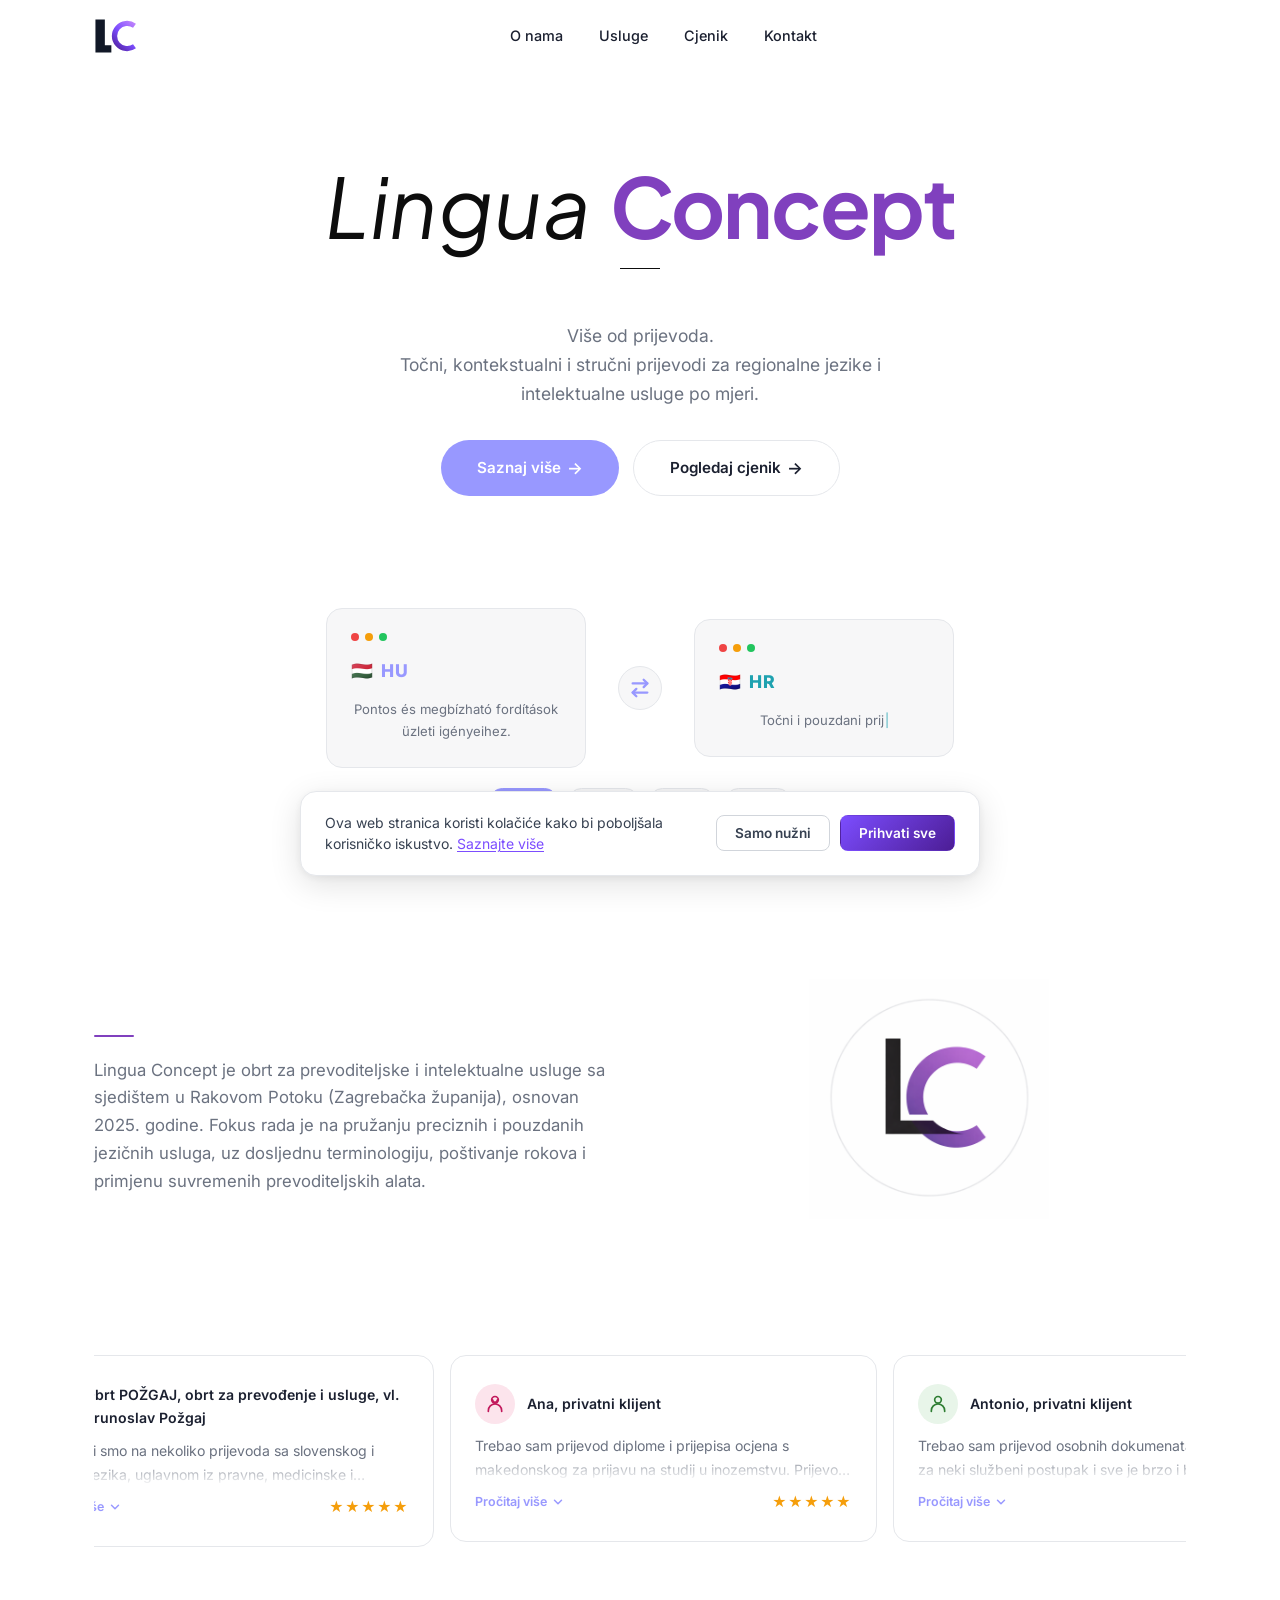
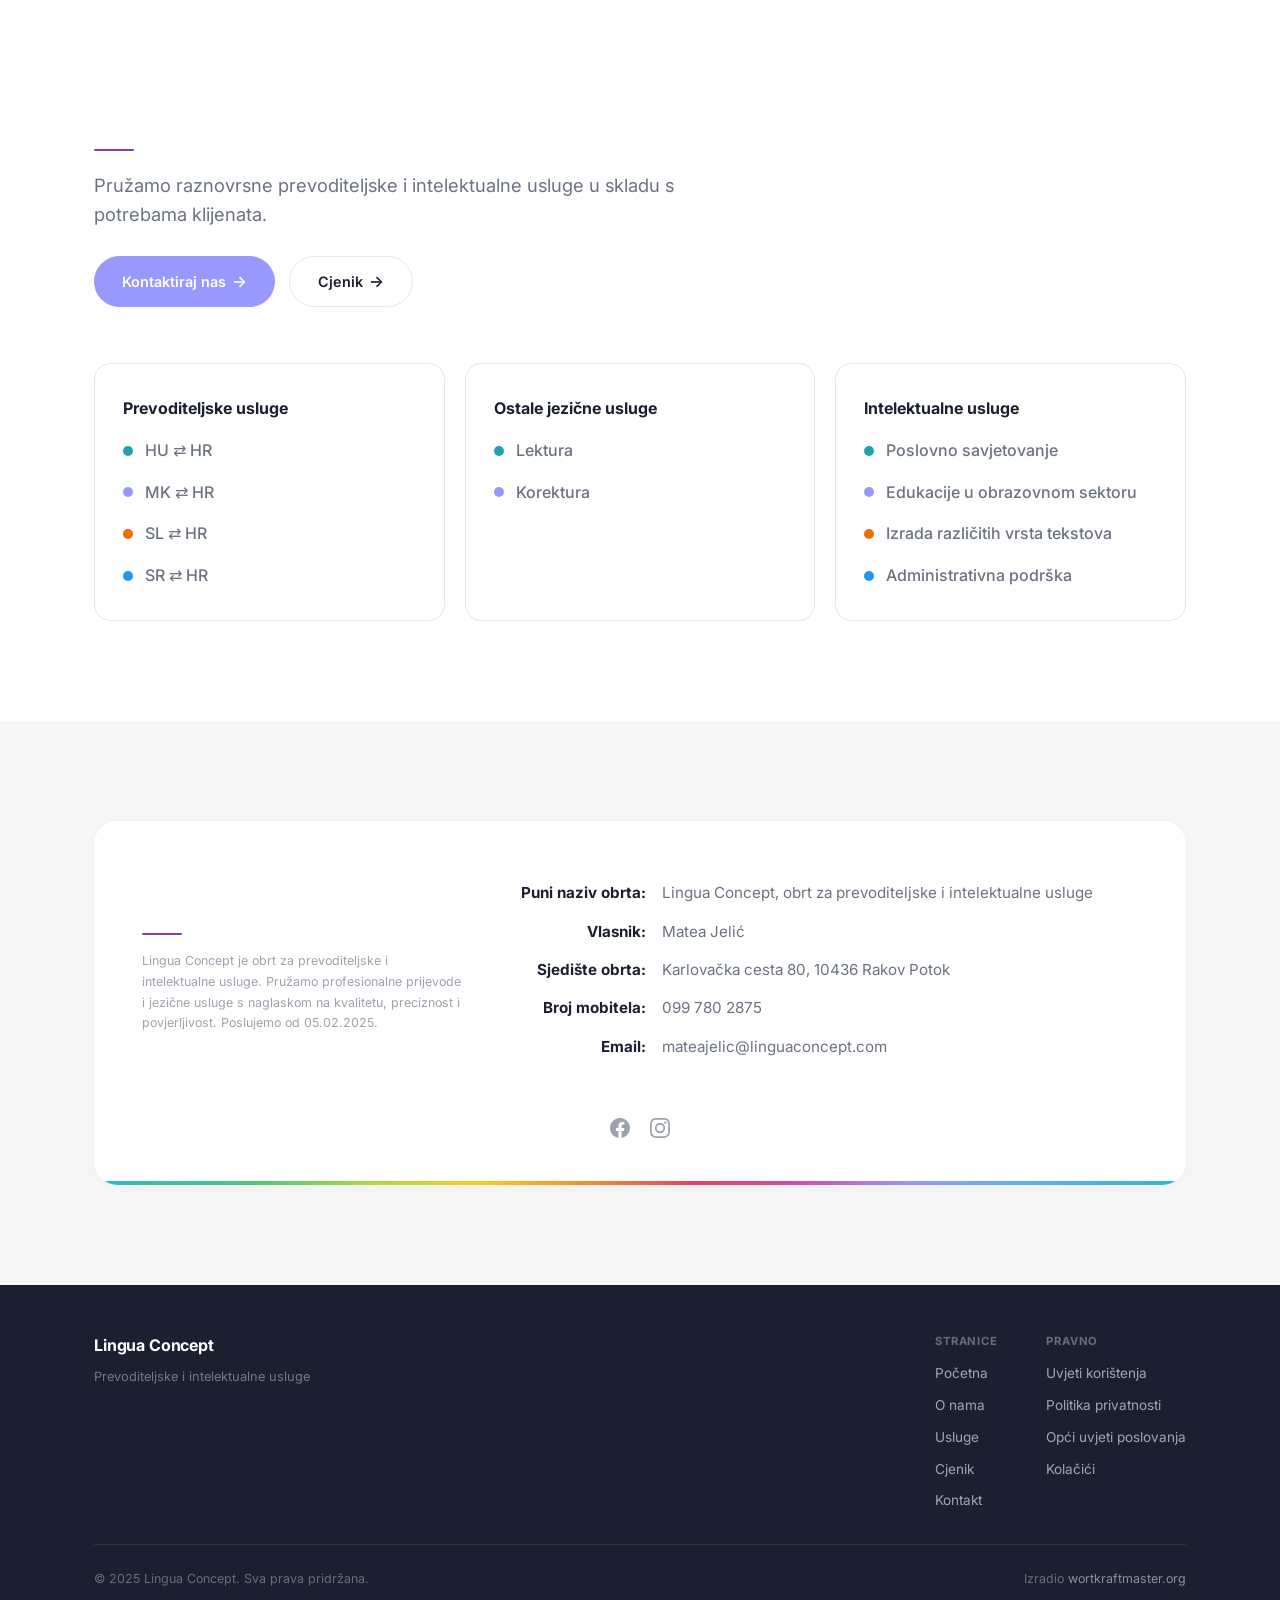
<file: index.html>
<!DOCTYPE html>
<html lang="hr">
<head>
  <meta charset="UTF-8" />
  <meta name="viewport" content="width=device-width, initial-scale=1.0" />
  <title>Lingua Concept – Prevoditeljske i intelektualne usluge</title>
  <link rel="icon" type="image/svg+xml" href="img/icon.svg" />
  <link rel="stylesheet" href="styles.css" />
  <link rel="preconnect" href="https://fonts.googleapis.com" />
  <link rel="preconnect" href="https://fonts.gstatic.com" crossorigin />
  <link
    href="https://fonts.googleapis.com/css2?family=Inter:wght@300;400;500;600;700;800;900&family=Plus+Jakarta+Sans:ital,wght@0,400;0,600;0,700;0,800;1,400;1,600;1,700&display=swap"
    rel="stylesheet"
  />
</head>
<body>
  <!-- ===== NAVIGATION ===== -->
  <header class="header">
    <nav class="nav container">
      <a href="index.html" class="nav__logo">
        <img src="img/icon.svg" alt="Lingua Concept" class="nav__logo-icon" />
      </a>

      <ul class="nav__links" id="navLinks">
        <li><a href="o-nama.html">O nama</a></li>
        <li><a href="usluge.html">Usluge</a></li>
        <li><a href="cjenik.html">Cjenik</a></li>
        <li><a href="kontakt.html">Kontakt</a></li>
      </ul>

      <div class="nav__actions">
	  <!--
        <a href="cjenik.html" class="btn btn--dark">Cjenik</a> -->
      </div>

      <button class="nav__toggle" id="navToggle" aria-label="Toggle menu">
        <span></span><span></span><span></span>
      </button>
    </nav>
  </header>

  <!-- ===== HERO ===== -->
  <section class="hero">
    <div class="container hero__content">
      <h1 class="hero__title">
        <span class="hero__title-lingua">Lingua</span> <span class="hero__title-concept">Concept</span>
      </h1>
      <div class="hero__title-accent"></div>
      <p class="hero__subtitle">
        Više od prijevoda.
		</br>
Točni, kontekstualni i stručni prijevodi za regionalne jezike i
 intelektualne usluge po mjeri.
      <div class="hero__cta">
        <a href="o-nama.html" class="btn btn--purple btn--lg">Saznaj više <span class="btn__arrow">&rarr;</span></a>
        <a href="cjenik.html" class="btn btn--ghost btn--lg">Pogledaj cjenik <span class="btn__arrow">&rarr;</span></a>
      </div>

      <!-- Translation illustration -->
      <div class="hero__illus-wrap">
        <div class="hero__illustration">
          <div class="hero__doc hero__doc--left">
            <div class="hero__doc-header">
              <span class="hero__doc-dot"></span>
              <span class="hero__doc-dot"></span>
              <span class="hero__doc-dot"></span>
            </div>
            <div class="hero__doc-lang">
              <span id="heroSrcFlag">🇭🇺</span>
              <span id="heroSrcCode">HU</span>
            </div>
            <p class="hero__doc-text" id="heroSrcText">Pontos és megbízható fordítások üzleti igényeihez.</p>
          </div>

          <button class="hero__swap-btn" id="swapBtn" title="Zamijeni smjer prijevoda">
            <svg width="22" height="22" viewBox="0 0 24 24" fill="none" stroke="currentColor" stroke-width="2.5" stroke-linecap="round" stroke-linejoin="round">
              <path d="M16 3l4 4-4 4"/>
              <path d="M4 7h16"/>
              <path d="M8 21l-4-4 4-4"/>
              <path d="M20 17H4"/>
            </svg>
          </button>

          <div class="hero__doc hero__doc--right">
            <div class="hero__doc-header">
              <span class="hero__doc-dot"></span>
              <span class="hero__doc-dot"></span>
              <span class="hero__doc-dot"></span>
            </div>
            <div class="hero__doc-lang" id="heroDestLang">
              <span id="heroDestFlag">🇭🇷</span>
              <span id="heroDestCode">HR</span>
            </div>
            <p class="hero__doc-text"><span id="heroDestText"></span><span class="hero__typing-cursor" id="heroTypingCursor">|</span></p>
          </div>
        </div>

        <div class="hero__lang-badges">
          <button class="hero__lang-badge hero__lang-badge--active" data-flag="🇭🇺" data-code="HU" data-text="Pontos és megbízható fordítások üzleti igényeihez.">🇭🇺 HU</button>
          <button class="hero__lang-badge" data-flag="🇲🇰" data-code="MK" data-text="Точни и доверливи преводи за деловни потреби.">🇲🇰 MK</button>
          <button class="hero__lang-badge" data-flag="🇸🇮" data-code="SL" data-text="Natančni in zanesljivi prevodi za vaše potrebe.">🇸🇮 SL</button>
          <button class="hero__lang-badge" data-flag="🇷🇸" data-code="SR" data-text="Tačni i pouzdani prevodi za vaše poslovne potrebe.">🇷🇸 SR</button>
        </div>
      </div>
    </div>
  </section>

  <!-- ===== GOVERNANCE ===== -->
  <section class="governance" id="o-nama" style="background:white;" >
    <div class="container governance__inner">
      <div class="governance__text">
        <h2 class="section-title">O nama</h2>
        <p class="section-desc">
          Lingua Concept je obrt za prevoditeljske i intelektualne usluge sa sjedištem u Rakovom Potoku (Zagrebačka županija), osnovan 2025. godine. Fokus rada je na pružanju preciznih i pouzdanih jezičnih usluga, uz dosljednu terminologiju, poštivanje rokova i primjenu suvremenih prevoditeljskih alata.
        </p>
      </div>
      <div class="governance__visual">
        <img src="img/logo.png" alt="Lingua Concept" class="governance__logo">
      </div>
    </div>
  </section>

  <!-- ===== TESTIMONIALS ===== -->
  <section class="about-perks about-perks--testimonials">
    <div class="container">
      <div class="about-perks__slider">
        <div class="about-perks__scroll">
          <div class="about-perks__card testimonial-card">
            <div class="testimonial-card__header">
              <span class="testimonial-card__avatar testimonial-card__avatar--company">
                <svg width="20" height="20" viewBox="0 0 24 24" fill="none" stroke="currentColor" stroke-width="2" stroke-linecap="round" stroke-linejoin="round"><rect x="3" y="9" width="18" height="13" rx="1"/><path d="M8 22V9"/><path d="M16 22V9"/><rect x="10" y="14" width="4" height="4"/><path d="M8 9V5a1 1 0 0 1 1-1h6a1 1 0 0 1 1 1v4"/></svg>
              </span>
              <span class="testimonial-card__author">Obrt POŽGAJ, obrt za prevođenje i usluge, vl. Krunoslav Požgaj</span>
            </div>
            <div class="testimonial-card__body">
              <p class="testimonial-card__text">Surađivali smo na nekoliko prijevoda sa slovenskog i srpskog jezika, uglavnom iz pravne, medicinske i ekonomske oblasti. Brz i profesionalan prijevod dokumenata. Sve je odrađeno precizno i u dogovorenom roku, uz jasnu komunikaciju tijekom cijelog procesa. Preporučujem svima koji traže pouzdanog prevoditelja za službene dokumente.</p>
            </div>
            <div class="testimonial-card__footer">
              <span class="testimonial-card__toggle">
                <span class="testimonial-card__toggle-more">Pročitaj više</span>
                <span class="testimonial-card__toggle-less">Prikaži manje</span>
                <svg width="14" height="14" viewBox="0 0 24 24" fill="none" stroke="currentColor" stroke-width="2.5" stroke-linecap="round" stroke-linejoin="round"><polyline points="6 9 12 15 18 9"/></svg>
              </span>
              <span class="testimonial-card__stars">★★★★★</span>
            </div>
          </div>
          <div class="about-perks__card testimonial-card">
            <div class="testimonial-card__header">
              <span class="testimonial-card__avatar testimonial-card__avatar--woman">
                <svg width="20" height="20" viewBox="0 0 24 24" fill="none" stroke="currentColor" stroke-width="2" stroke-linecap="round" stroke-linejoin="round"><circle cx="12" cy="7" r="4"/><path d="M4 21v-1a8 8 0 0 1 16 0v1"/><path d="M9 7c0 0 .8 3 3 3s3-3 3-3"/></svg>
              </span>
              <span class="testimonial-card__author">Ana, privatni klijent</span>
            </div>
            <div class="testimonial-card__body">
              <p class="testimonial-card__text">Trebao sam prijevod diplome i prijepisa ocjena s makedonskog za prijavu na studij u inozemstvu. Prijevod je bio jasan, uredan i prihvaćen bez ikakvih dodatnih ispravaka. Super usluga za sve kojima treba pouzdan prijevod školskih dokumenata.</p>
            </div>
            <div class="testimonial-card__footer">
              <span class="testimonial-card__toggle">
                <span class="testimonial-card__toggle-more">Pročitaj više</span>
                <span class="testimonial-card__toggle-less">Prikaži manje</span>
                <svg width="14" height="14" viewBox="0 0 24 24" fill="none" stroke="currentColor" stroke-width="2.5" stroke-linecap="round" stroke-linejoin="round"><polyline points="6 9 12 15 18 9"/></svg>
              </span>
              <span class="testimonial-card__stars">★★★★★</span>
            </div>
          </div>
          <div class="about-perks__card testimonial-card">
            <div class="testimonial-card__header">
              <span class="testimonial-card__avatar testimonial-card__avatar--man">
                <svg width="20" height="20" viewBox="0 0 24 24" fill="none" stroke="currentColor" stroke-width="2" stroke-linecap="round" stroke-linejoin="round"><circle cx="12" cy="7" r="4"/><path d="M4 21v-1a8 8 0 0 1 16 0v1"/></svg>
              </span>
              <span class="testimonial-card__author">Antonio, privatni klijent</span>
            </div>
            <div class="testimonial-card__body">
              <p class="testimonial-card__text">Trebao sam prijevod osobnih dokumenata sa slovenskog za neki službeni postupak i sve je brzo i bez stresa riješeno. Komunikacija je bila lagana, a prijevod brz i profesionalan. Definitivno preporučujem.</p>
            </div>
            <div class="testimonial-card__footer">
              <span class="testimonial-card__toggle">
                <span class="testimonial-card__toggle-more">Pročitaj više</span>
                <span class="testimonial-card__toggle-less">Prikaži manje</span>
                <svg width="14" height="14" viewBox="0 0 24 24" fill="none" stroke="currentColor" stroke-width="2.5" stroke-linecap="round" stroke-linejoin="round"><polyline points="6 9 12 15 18 9"/></svg>
              </span>
              <span class="testimonial-card__stars">★★★★★</span>
            </div>
          </div>
        </div>
      </div>
    </div>
  </section>

  <!-- ===== BUILDERS / TESTIMONIALS ===== -->
  <section class="builders" id="usluge">
    <div class="container">
      <div class="section-header">
        <h2 class="section-title">Usluge</h2>
        <p class="section-desc">
          Pružamo raznovrsne prevoditeljske i intelektualne usluge u skladu s potrebama klijenata.
        </p>
        <div class="section-actions">
          <a href="kontakt.html" class="btn btn--dark">Kontaktiraj nas <span class="btn__arrow">&rarr;</span></a>
          <a href="cjenik.html" class="btn btn--ghost">Cjenik <span class="btn__arrow">&rarr;</span></a>
        </div>
      </div>

      <div class="builders__grid">
        <div class="builder-card">
          <div class="builder-card__logo">Prevoditeljske usluge</div>
          <ul class="about-services__list">
            <li class="about-services__item">
              <span class="about-services__dot about-services__dot--teal"></span>
              HU ⇄ HR
            </li>
            <li class="about-services__item">
              <span class="about-services__dot about-services__dot--purple"></span>
              MK ⇄ HR
            </li>
            <li class="about-services__item">
              <span class="about-services__dot about-services__dot--orange"></span>
              SL ⇄ HR
            </li>
            <li class="about-services__item">
              <span class="about-services__dot about-services__dot--blue"></span>
              SR ⇄ HR
            </li>
          </ul>
        </div>
        <div class="builder-card">
          <div class="builder-card__logo">Ostale jezične usluge</div>
          <ul class="about-services__list">
            <li class="about-services__item">
              <span class="about-services__dot about-services__dot--teal"></span>
              Lektura
            </li>
            <li class="about-services__item">
              <span class="about-services__dot about-services__dot--purple"></span>
              Korektura
            </li>
          </ul>
        </div>
        <div class="builder-card">
          <div class="builder-card__logo">Intelektualne usluge</div>
          <ul class="about-services__list">
            <li class="about-services__item">
              <span class="about-services__dot about-services__dot--teal"></span>
              Poslovno savjetovanje
            </li>
            <li class="about-services__item">
              <span class="about-services__dot about-services__dot--purple"></span>
              Edukacije u obrazovnom sektoru
            </li>
            <li class="about-services__item">
              <span class="about-services__dot about-services__dot--orange"></span>
              Izrada različitih vrsta tekstova
            </li>
            <li class="about-services__item">
              <span class="about-services__dot about-services__dot--blue"></span>
              Administrativna podrška
            </li>
          </ul>
        </div>
      </div>
    </div>
  </section>

  <!-- ===== INFO CARD (Footer-style) ===== -->
  <section class="info-card-section" id="kontakt">
    <div class="container">
      <div class="info-card">
        <div class="info-card__grid">
          <div class="info-card__brand">
            <h2 class="section-title">Kontakt podatci</h2>
            <p class="info-card__disclaimer">
              Lingua Concept je obrt za prevoditeljske i intelektualne usluge.
              Pru&zcaron;amo profesionalne prijevode i jezi&ccaron;ne usluge s naglaskom
              na kvalitetu, preciznost i povjerljivost. Poslujemo od 05.02.2025.
            </p>
          </div>

          <div class="info-card__details">
            <div class="info-card__row">
              <span class="info-card__label">Puni naziv obrta:</span>
              <span class="info-card__value">Lingua Concept, obrt za prevoditeljske i intelektualne usluge</span>
            </div>
            <div class="info-card__row">
              <span class="info-card__label">Vlasnik:</span>
              <span class="info-card__value">Matea Jeli&cacute;</span>
            </div>
            <div class="info-card__row">
              <span class="info-card__label">Sjedi&scaron;te obrta:</span>
              <span class="info-card__value">Karlova&ccaron;ka cesta 80, 10436 Rakov Potok</span>
            </div>
            <div class="info-card__row">
              <span class="info-card__label">Broj mobitela:</span>
              <span class="info-card__value"><a href="tel:0997802875" style="color:inherit;">099 780 2875</a></span>
            </div>
			<div class="info-card__row">
              <span class="info-card__label">Email:</span>
              <span class="info-card__value">	mateajelic@linguaconcept.com</span>
            </div>
          </div>
        </div>

        <div class="info-card__socials">
          <a href="https://www.facebook.com/pages/Lingua%20Concept%20obrt%20za%20prevoditeljske%20i%20intelektualne%20usluge/546150191920209/" target="_blank" rel="noopener noreferrer" aria-label="Facebook">
            <svg width="20" height="20" viewBox="0 0 24 24" fill="currentColor"><path d="M24 12.073c0-6.627-5.373-12-12-12s-12 5.373-12 12c0 5.99 4.388 10.954 10.125 11.854v-8.385H7.078v-3.47h3.047V9.43c0-3.007 1.792-4.669 4.533-4.669 1.312 0 2.686.235 2.686.235v2.953H15.83c-1.491 0-1.956.925-1.956 1.874v2.25h3.328l-.532 3.47h-2.796v8.385C19.612 23.027 24 18.062 24 12.073z"/></svg>
          </a>
          <a href="https://www.instagram.com/linguaconcept2025?igsh=ZHlhNmg4djhjOTU5" target="_blank" rel="noopener noreferrer" aria-label="Instagram">
            <svg width="20" height="20" viewBox="0 0 24 24" fill="currentColor"><path d="M12 2.163c3.204 0 3.584.012 4.85.07 3.252.148 4.771 1.691 4.919 4.919.058 1.265.069 1.645.069 4.849 0 3.205-.012 3.584-.069 4.849-.149 3.225-1.664 4.771-4.919 4.919-1.266.058-1.644.07-4.85.07-3.204 0-3.584-.012-4.849-.07-3.26-.149-4.771-1.699-4.919-4.92-.058-1.265-.07-1.644-.07-4.849 0-3.204.013-3.583.07-4.849.149-3.227 1.664-4.771 4.919-4.919 1.266-.057 1.645-.069 4.849-.069zM12 0C8.741 0 8.333.014 7.053.072 2.695.272.273 2.69.073 7.052.014 8.333 0 8.741 0 12c0 3.259.014 3.668.072 4.948.2 4.358 2.618 6.78 6.98 6.98C8.333 23.986 8.741 24 12 24c3.259 0 3.668-.014 4.948-.072 4.354-.2 6.782-2.618 6.979-6.98.059-1.28.073-1.689.073-4.948 0-3.259-.014-3.667-.072-4.947-.196-4.354-2.617-6.78-6.979-6.98C15.668.014 15.259 0 12 0zm0 5.838a6.162 6.162 0 100 12.324 6.162 6.162 0 000-12.324zM12 16a4 4 0 110-8 4 4 0 010 8zm6.406-11.845a1.44 1.44 0 100 2.881 1.44 1.44 0 000-2.881z"/></svg>
          </a>
        </div>

        <div class="info-card__rainbow"></div>
      </div>
    </div>
  </section>

  <!-- ===== FOOTER ===== -->
  <footer class="footer">
    <div class="container">
      <div class="footer__top">
        <div class="footer__brand">
          <span class="footer__brand-name">Lingua Concept</span>
          <span class="footer__brand-desc">Prevoditeljske i intelektualne usluge</span>
        </div>
        <nav class="footer__nav" aria-label="Karta stranica">
          <div class="footer__nav-group">
            <span class="footer__nav-label">Stranice</span>
            <a href="index.html" class="footer__nav-link">Početna</a>
            <a href="o-nama.html" class="footer__nav-link">O nama</a>
            <a href="usluge.html" class="footer__nav-link">Usluge</a>
            <a href="cjenik.html" class="footer__nav-link">Cjenik</a>
            <a href="kontakt.html" class="footer__nav-link">Kontakt</a>
          </div>
          <div class="footer__nav-group">
            <span class="footer__nav-label">Pravno</span>
            <a href="uvjeti-koristenja.html" class="footer__nav-link">Uvjeti korištenja</a>
            <a href="politika-privatnosti.html" class="footer__nav-link">Politika privatnosti</a>
            <a href="opci-uvjeti-poslovanja.html" class="footer__nav-link">Opći uvjeti poslovanja</a>
            <a href="kolacici.html" class="footer__nav-link">Kolačići</a>
          </div>
        </nav>
      </div>
      <div class="footer__bottom">
        <p>&copy; 2025 Lingua Concept. Sva prava pridr&zcaron;ana.</p>
        <p class="footer__credit">Izradio <a href="https://wortkraftmaster.org/" target="_blank" rel="noopener noreferrer">wortkraftmaster.org</a></p>
      </div>
    </div>
  </footer>

  <script src="script.js"></script>
</body>
</html>
</file>
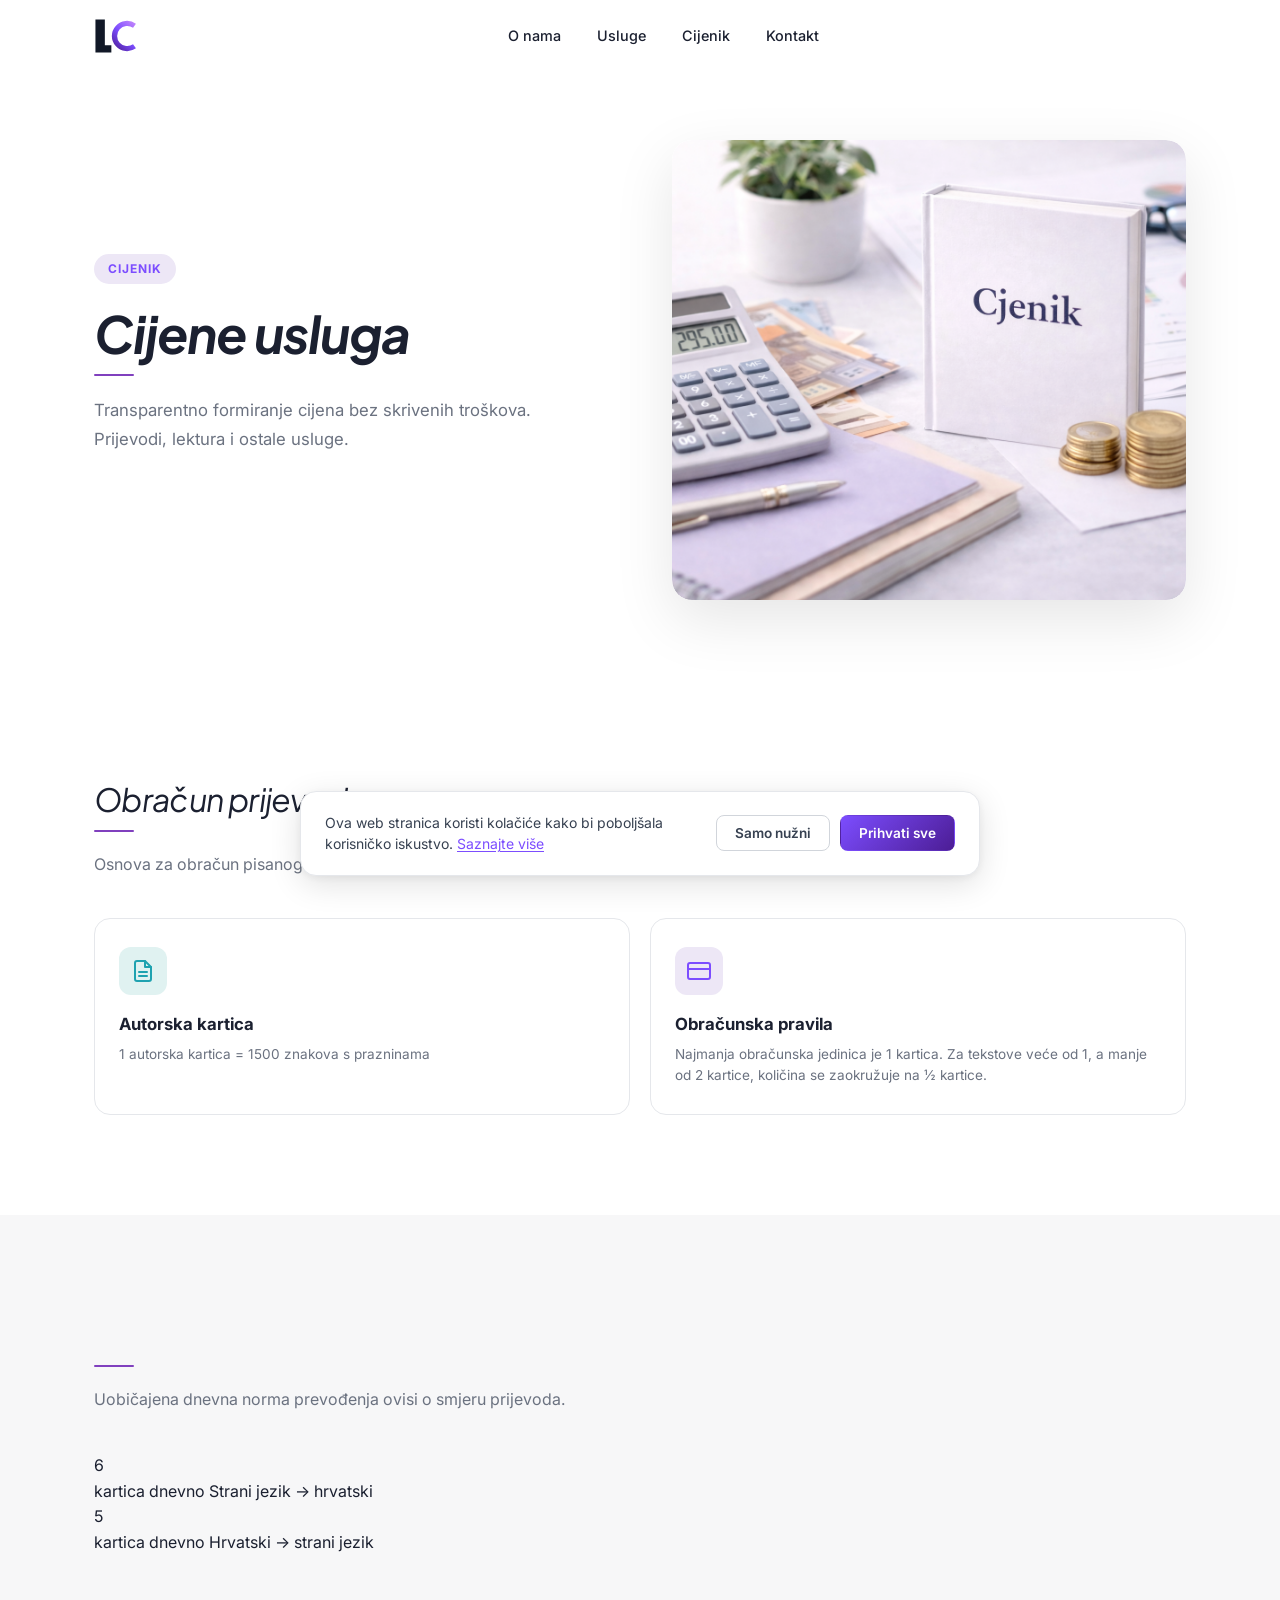
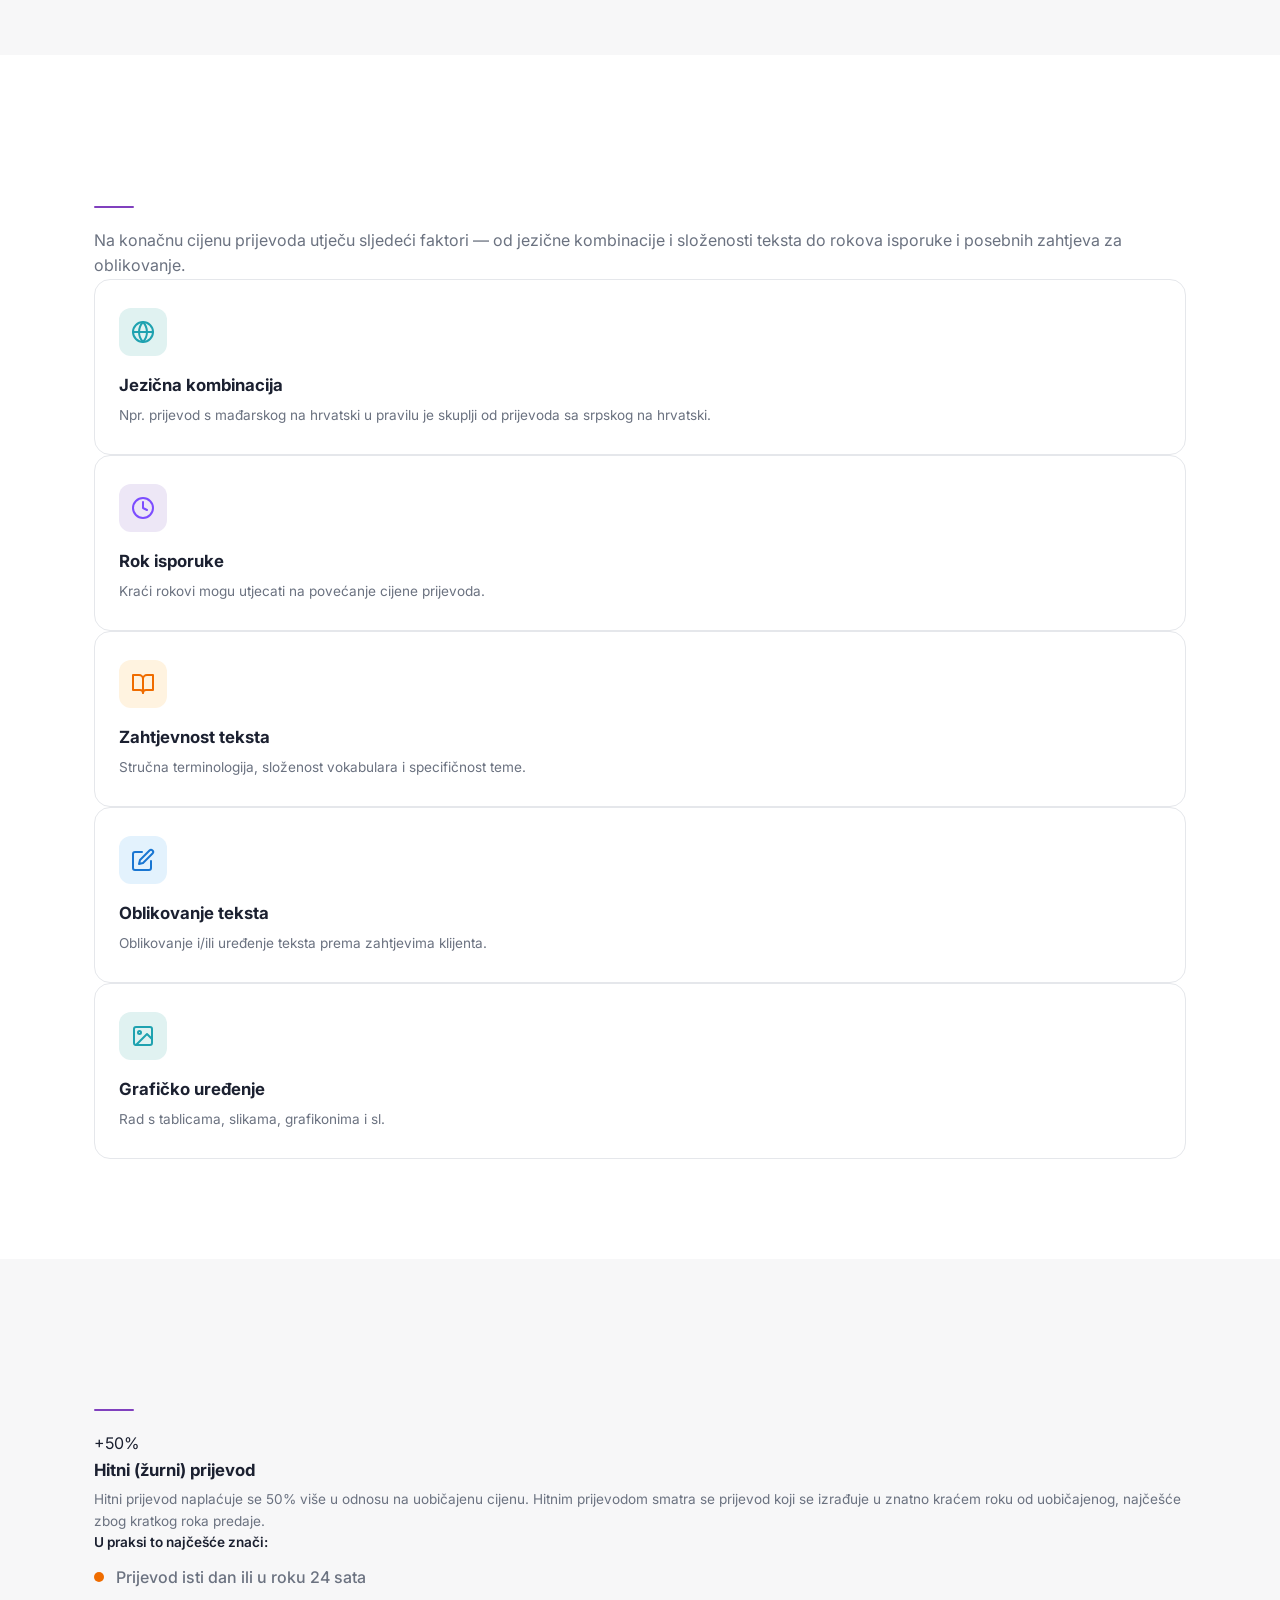
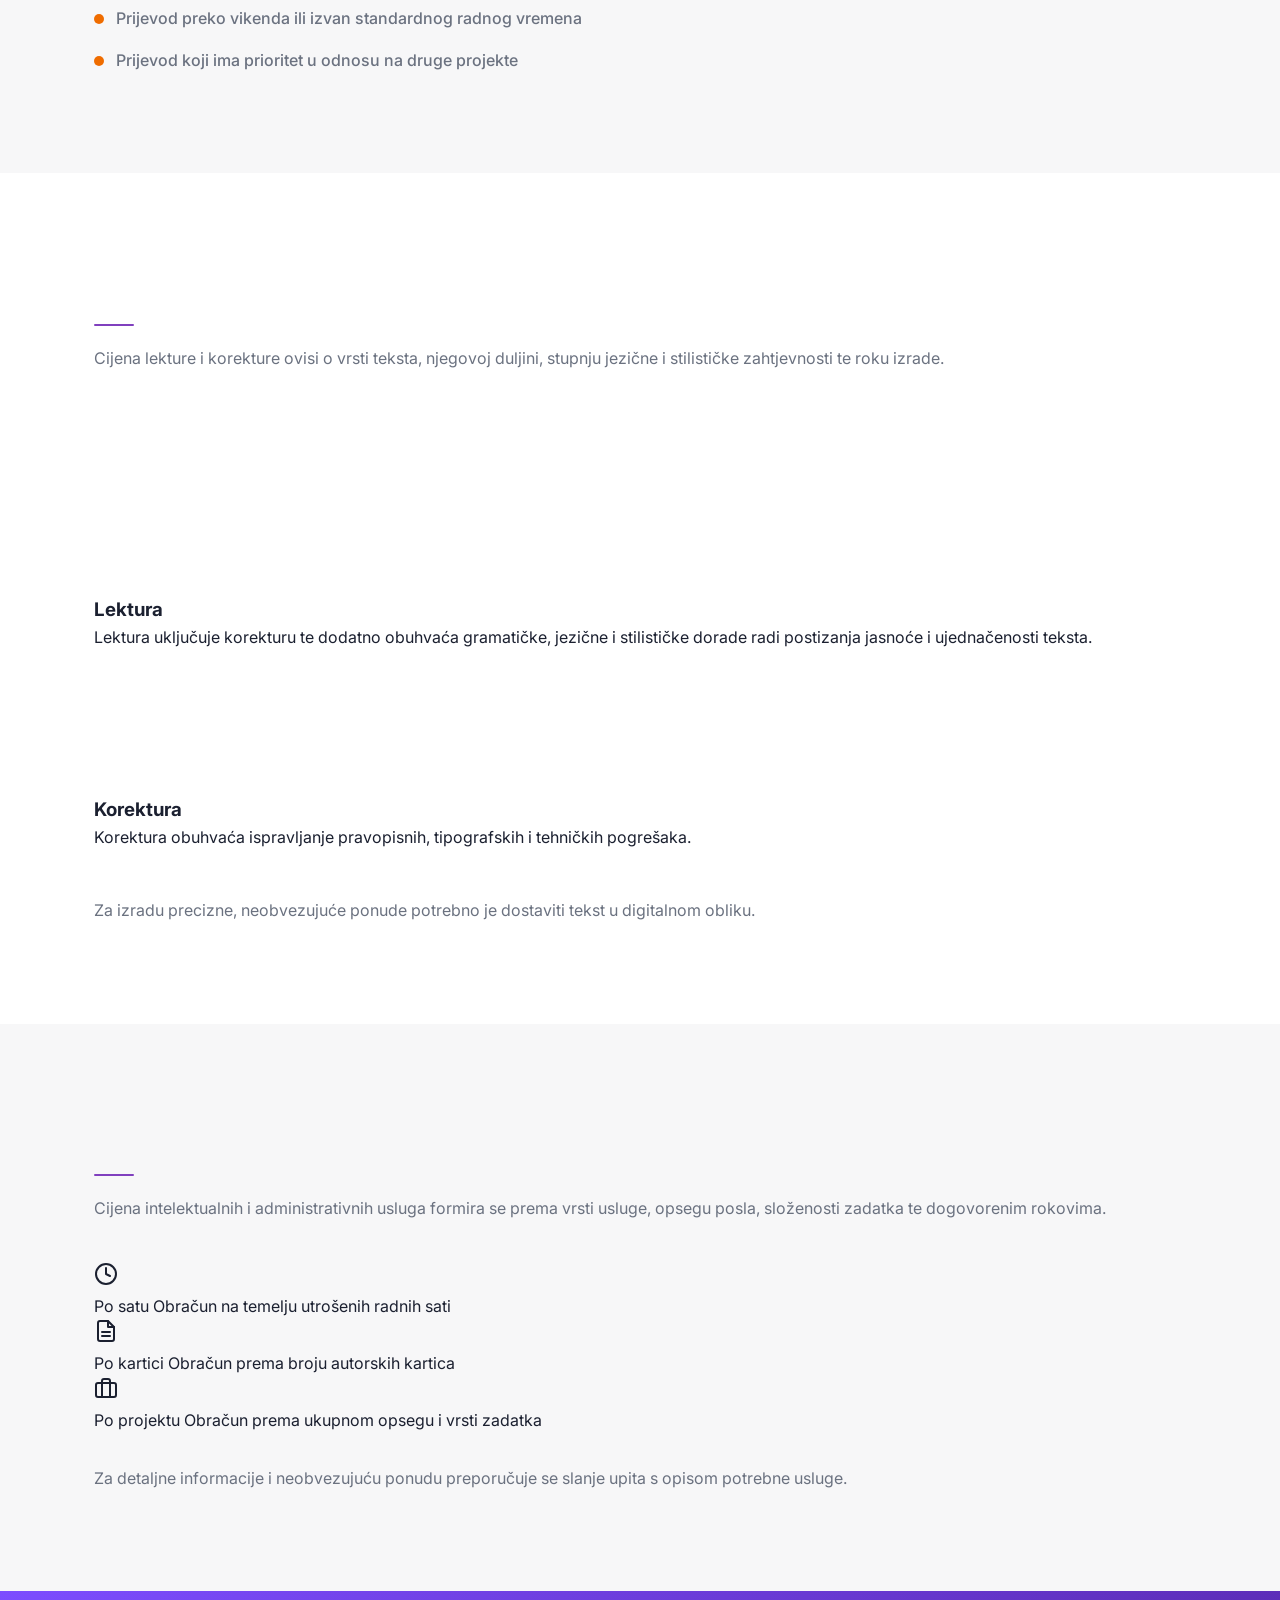
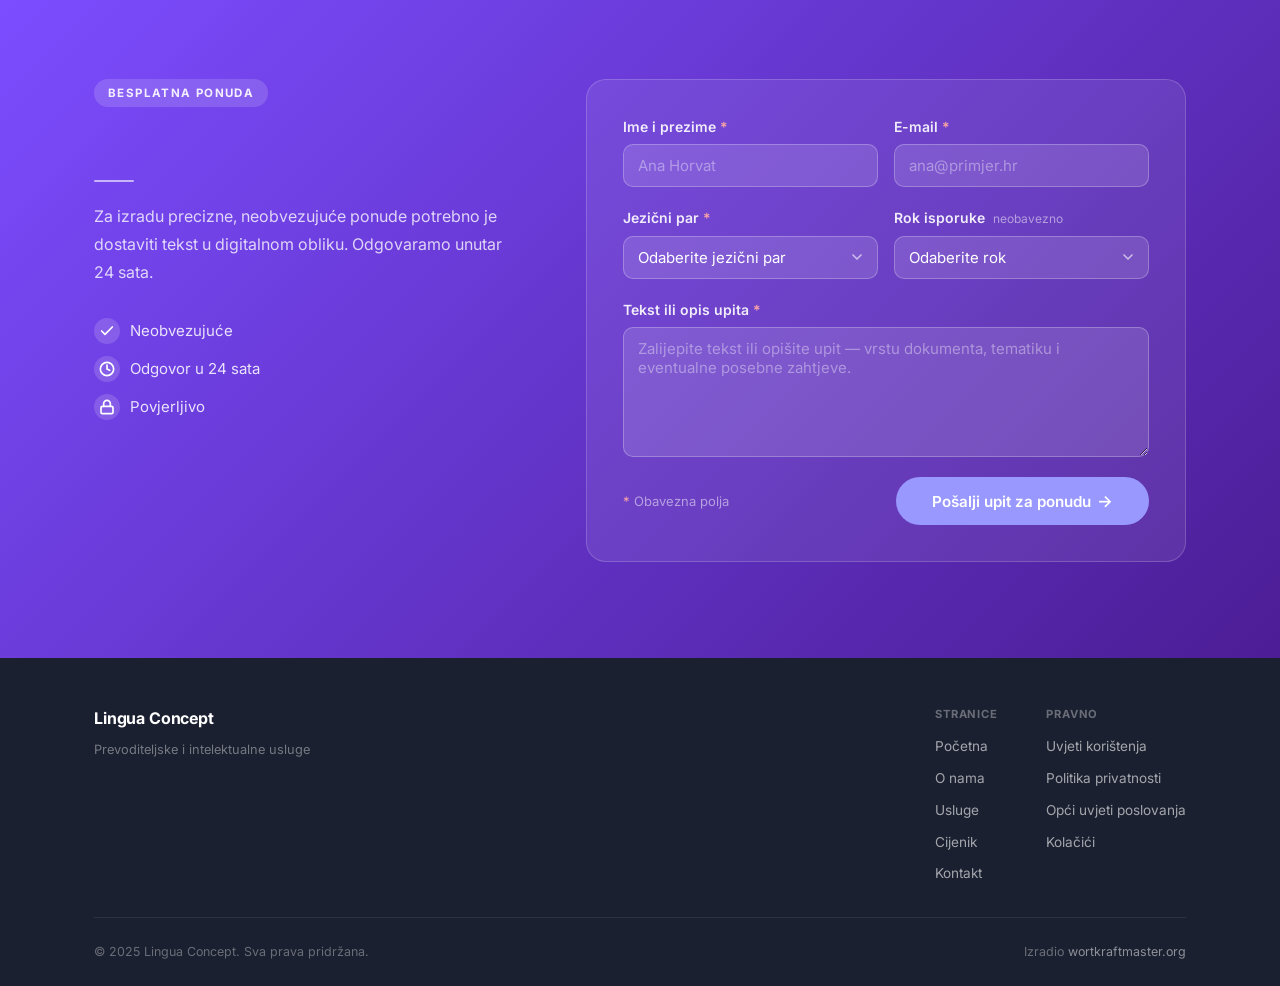
<file: cijenik.html>
<!DOCTYPE html>
<html lang="hr">
<head>
  <meta charset="UTF-8" />
  <meta name="viewport" content="width=device-width, initial-scale=1.0" />
  <title>Cijenik – Lingua Concept</title>
  <link rel="icon" type="image/svg+xml" href="img/icon.svg" />
  <link rel="stylesheet" href="styles.css" />
  <link rel="preconnect" href="https://fonts.googleapis.com" />
  <link rel="preconnect" href="https://fonts.gstatic.com" crossorigin />
  <link
    href="https://fonts.googleapis.com/css2?family=Inter:wght@400;500;600;700;800;900&family=Plus+Jakarta+Sans:ital,wght@0,400;0,600;0,700;0,800;1,400;1,600;1,700&display=swap"
    rel="stylesheet"
  />
</head>
<body>
  <!-- ===== NAVIGATION ===== -->
  <header class="header">
    <nav class="nav container">
      <a href="index.html" class="nav__logo">
        <img src="img/icon.svg" alt="Lingua Concept" class="nav__logo-icon" />
      </a>

      <ul class="nav__links" id="navLinks">
        <li><a href="o-nama.html">O nama</a></li>
        <li><a href="usluge.html">Usluge</a></li>
        <li><a href="cijenik.html">Cijenik</a></li>
        <li><a href="kontakt.html">Kontakt</a></li>
      </ul>

      <div class="nav__actions"></div>

      <button class="nav__toggle" id="navToggle" aria-label="Toggle menu">
        <span></span><span></span><span></span>
      </button>
    </nav>
  </header>

  <!-- ===== HERO ===== -->
  <section class="page-hero">
    <div class="container page-hero__inner">

      <div class="page-hero__text">
        <span class="page-hero__badge">Cijenik</span>
        <h1 class="page-hero__title">Cijene usluga</h1>
        <p class="page-hero__desc">Transparentno formiranje cijena bez skrivenih troškova. Prijevodi, lektura i ostale usluge.</p>
      </div>

      <div class="page-hero__image-wrap">
        <img src="img/Kartica Cjenik.png"
             alt="Cijenik – Lingua Concept"
             class="page-hero__image" />
      </div>

    </div>
  </section>

  <!-- ===== OBRAČUN PRIJEVODA ===== -->
  <section class="usluge-section">
    <div class="container">
      <h2 class="usluge-section__title">Obračun prijevoda</h2>
      <p class="usluge-section__subtitle">Osnova za obračun pisanog prijevoda je autorska kartica.</p>
      <div class="usluge-grid usluge-grid--2">
        <div class="usluge-card">
          <span class="usluge-card__icon usluge-card__icon--teal">
            <svg width="24" height="24" viewBox="0 0 24 24" fill="none" stroke="currentColor" stroke-width="2" stroke-linecap="round" stroke-linejoin="round"><path d="M14 2H6a2 2 0 0 0-2 2v16a2 2 0 0 0 2 2h12a2 2 0 0 0 2-2V8z"/><polyline points="14 2 14 8 20 8"/><line x1="16" y1="13" x2="8" y2="13"/><line x1="16" y1="17" x2="8" y2="17"/></svg>
          </span>
          <h3 class="usluge-card__title">Autorska kartica</h3>
          <p class="usluge-card__desc">1 autorska kartica = 1500 znakova s prazninama</p>
        </div>
        <div class="usluge-card">
          <span class="usluge-card__icon usluge-card__icon--purple">
            <svg width="24" height="24" viewBox="0 0 24 24" fill="none" stroke="currentColor" stroke-width="2" stroke-linecap="round" stroke-linejoin="round"><rect x="1" y="4" width="22" height="16" rx="2" ry="2"/><line x1="1" y1="10" x2="23" y2="10"/></svg>
          </span>
          <h3 class="usluge-card__title">Obračunska pravila</h3>
          <p class="usluge-card__desc">Najmanja obračunska jedinica je 1 kartica. Za tekstove veće od 1, a manje od 2 kartice, količina se zaokružuje na ½ kartice.</p>
        </div>
      </div>
    </div>
  </section>

  <!-- ===== NORMA PREVOĐENJA ===== -->
  <section class="usluge-section usluge-section--alt accordion-section">
    <div class="container">
      <h2 class="usluge-section__title">Norma prevođenja</h2>
      <div class="accordion-body">
        <p class="usluge-section__subtitle">Uobičajena dnevna norma prevođenja ovisi o smjeru prijevoda.</p>
        <div class="cijenik-norms">
          <div class="cijenik-norms__row">
            <span class="cijenik-norms__number cijenik-norms__number--teal">6</span>
            <div class="cijenik-norms__text">
              <span class="cijenik-norms__label">kartica dnevno</span>
              <span class="cijenik-norms__dir">Strani jezik → hrvatski</span>
            </div>
          </div>
          <div class="cijenik-norms__separator"></div>
          <div class="cijenik-norms__row">
            <span class="cijenik-norms__number cijenik-norms__number--purple">5</span>
            <div class="cijenik-norms__text">
              <span class="cijenik-norms__label">kartica dnevno</span>
              <span class="cijenik-norms__dir">Hrvatski → strani jezik</span>
            </div>
          </div>
        </div>
      </div>
    </div>
  </section>

  <!-- ===== FAKTORI KOJI UTJEČU NA CIJENU ===== -->
  <section class="usluge-section cijenik-factors accordion-section">
    <div class="container">
      <h2 class="usluge-section__title">Faktori koji utječu na cijenu</h2>
      <div class="accordion-body">
        <div class="cijenik-factors__layout">
          <div class="cijenik-factors__left">
            <p class="usluge-section__subtitle" style="margin-bottom: 0;">Na konačnu cijenu prijevoda utječu sljedeći faktori — od jezične kombinacije i složenosti teksta do rokova isporuke i posebnih zahtjeva za oblikovanje.</p>
          </div>
          <div class="cijenik-factors__right">
          <div class="usluge-card">
            <span class="usluge-card__icon usluge-card__icon--teal">
              <svg width="24" height="24" viewBox="0 0 24 24" fill="none" stroke="currentColor" stroke-width="2" stroke-linecap="round" stroke-linejoin="round"><circle cx="12" cy="12" r="10"/><line x1="2" y1="12" x2="22" y2="12"/><path d="M12 2a15.3 15.3 0 0 1 4 10 15.3 15.3 0 0 1-4 10 15.3 15.3 0 0 1-4-10 15.3 15.3 0 0 1 4-10z"/></svg>
            </span>
            <h3 class="usluge-card__title">Jezična kombinacija</h3>
            <p class="usluge-card__desc">Npr. prijevod s mađarskog na hrvatski u pravilu je skuplji od prijevoda sa srpskog na hrvatski.</p>
          </div>
          <div class="usluge-card">
            <span class="usluge-card__icon usluge-card__icon--purple">
              <svg width="24" height="24" viewBox="0 0 24 24" fill="none" stroke="currentColor" stroke-width="2" stroke-linecap="round" stroke-linejoin="round"><circle cx="12" cy="12" r="10"/><polyline points="12 6 12 12 16 14"/></svg>
            </span>
            <h3 class="usluge-card__title">Rok isporuke</h3>
            <p class="usluge-card__desc">Kraći rokovi mogu utjecati na povećanje cijene prijevoda.</p>
          </div>
          <div class="usluge-card">
            <span class="usluge-card__icon usluge-card__icon--orange">
              <svg width="24" height="24" viewBox="0 0 24 24" fill="none" stroke="currentColor" stroke-width="2" stroke-linecap="round" stroke-linejoin="round"><path d="M2 3h6a4 4 0 0 1 4 4v14a3 3 0 0 0-3-3H2z"/><path d="M22 3h-6a4 4 0 0 0-4 4v14a3 3 0 0 1 3-3h7z"/></svg>
            </span>
            <h3 class="usluge-card__title">Zahtjevnost teksta</h3>
            <p class="usluge-card__desc">Stručna terminologija, složenost vokabulara i specifičnost teme.</p>
          </div>
          <div class="usluge-card">
            <span class="usluge-card__icon usluge-card__icon--blue">
              <svg width="24" height="24" viewBox="0 0 24 24" fill="none" stroke="currentColor" stroke-width="2" stroke-linecap="round" stroke-linejoin="round"><path d="M11 4H4a2 2 0 0 0-2 2v14a2 2 0 0 0 2 2h14a2 2 0 0 0 2-2v-7"/><path d="M18.5 2.5a2.121 2.121 0 0 1 3 3L12 15l-4 1 1-4 9.5-9.5z"/></svg>
            </span>
            <h3 class="usluge-card__title">Oblikovanje teksta</h3>
            <p class="usluge-card__desc">Oblikovanje i/ili uređenje teksta prema zahtjevima klijenta.</p>
          </div>
          <div class="usluge-card">
            <span class="usluge-card__icon usluge-card__icon--teal">
              <svg width="24" height="24" viewBox="0 0 24 24" fill="none" stroke="currentColor" stroke-width="2" stroke-linecap="round" stroke-linejoin="round"><rect x="3" y="3" width="18" height="18" rx="2" ry="2"/><circle cx="8.5" cy="8.5" r="1.5"/><polyline points="21 15 16 10 5 21"/></svg>
            </span>
            <h3 class="usluge-card__title">Grafičko uređenje</h3>
            <p class="usluge-card__desc">Rad s tablicama, slikama, grafikonima i sl.</p>
          </div>
        </div>
      </div>
      </div>
    </div>
  </section>

  <!-- ===== HITNI PRIJEVOD ===== -->
  <section class="usluge-section usluge-section--alt">
    <div class="container">
      <h2 class="usluge-section__title">Hitni prijevod</h2>
      <div class="cijenik-highlight">
        <div class="cijenik-highlight__header">
          <span class="cijenik-stat cijenik-stat--accent">+50%</span>
          <div>
            <h3 class="usluge-card__title">Hitni (žurni) prijevod</h3>
            <p class="usluge-card__desc">Hitni prijevod naplaćuje se 50% više u odnosu na uobičajenu cijenu. Hitnim prijevodom smatra se prijevod koji se izrađuje u znatno kraćem roku od uobičajenog, najčešće zbog kratkog roka predaje.</p>
          </div>
        </div>
        <div class="cijenik-highlight__list">
          <p class="usluge-card__desc" style="font-weight: 600; color: var(--text-heading); margin-bottom: 12px;">U praksi to najčešće znači:</p>
          <ul class="about-services__list">
            <li class="about-services__item">
              <span class="about-services__dot about-services__dot--orange"></span>
              Prijevod isti dan ili u roku 24 sata
            </li>
            <li class="about-services__item">
              <span class="about-services__dot about-services__dot--orange"></span>
              Prijevod preko vikenda ili izvan standardnog radnog vremena
            </li>
            <li class="about-services__item">
              <span class="about-services__dot about-services__dot--orange"></span>
              Prijevod koji ima prioritet u odnosu na druge projekte
            </li>
          </ul>
        </div>
      </div>
    </div>
  </section>

  <!-- ===== CIJENE LEKTURE I KOREKTURE ===== -->
  <section class="usluge-section accordion-section">
    <div class="container">
      <h2 class="usluge-section__title">Cijene lekture i korekture</h2>
      <div class="accordion-body">
      <p class="usluge-section__subtitle">Cijena lekture i korekture ovisi o vrsti teksta, njegovoj duljini, stupnju jezične i stilističke zahtjevnosti te roku izrade.</p>

      <div class="cijenik-zigzag">
        <!-- Lektura: image left, text right -->
        <div class="cijenik-zigzag__item">
          <div class="cijenik-zigzag__image cijenik-zigzag__image--purple">
            <div class="lektura-doc" aria-hidden="true">
              <div class="lektura-doc__titlebar">
                <span></span><span></span><span></span>
              </div>
              <div class="lektura-doc__line lektura-line--1">
                <div class="lektura-doc__bar lektura-doc__bar--1"></div>
                <div class="lektura-doc__ul lektura-doc__ul--1">
                  <svg class="lektura-doc__pen lektura-doc__pen--1" width="18" height="18" viewBox="0 0 24 24" fill="none" stroke="currentColor" stroke-width="2.5" stroke-linecap="round" stroke-linejoin="round"><path d="M17 3a2.828 2.828 0 1 1 4 4L7.5 20.5 2 22l1.5-5.5L17 3z"/></svg>
                </div>
              </div>
              <div class="lektura-doc__line lektura-line--2">
                <div class="lektura-doc__bar lektura-doc__bar--2"></div>
                <div class="lektura-doc__ul lektura-doc__ul--2">
                  <svg class="lektura-doc__pen lektura-doc__pen--2" width="18" height="18" viewBox="0 0 24 24" fill="none" stroke="currentColor" stroke-width="2.5" stroke-linecap="round" stroke-linejoin="round"><path d="M17 3a2.828 2.828 0 1 1 4 4L7.5 20.5 2 22l1.5-5.5L17 3z"/></svg>
                </div>
              </div>
              <div class="lektura-doc__line lektura-line--3">
                <div class="lektura-doc__bar lektura-doc__bar--3"></div>
                <div class="lektura-doc__ul lektura-doc__ul--3">
                  <svg class="lektura-doc__pen lektura-doc__pen--3" width="18" height="18" viewBox="0 0 24 24" fill="none" stroke="currentColor" stroke-width="2.5" stroke-linecap="round" stroke-linejoin="round"><path d="M17 3a2.828 2.828 0 1 1 4 4L7.5 20.5 2 22l1.5-5.5L17 3z"/></svg>
                </div>
              </div>
              <div class="lektura-doc__line lektura-line--4">
                <div class="lektura-doc__bar lektura-doc__bar--4"></div>
                <div class="lektura-doc__ul lektura-doc__ul--4">
                  <svg class="lektura-doc__pen lektura-doc__pen--4" width="18" height="18" viewBox="0 0 24 24" fill="none" stroke="currentColor" stroke-width="2.5" stroke-linecap="round" stroke-linejoin="round"><path d="M17 3a2.828 2.828 0 1 1 4 4L7.5 20.5 2 22l1.5-5.5L17 3z"/></svg>
                </div>
              </div>
            </div>
          </div>
          <div class="cijenik-zigzag__text">
            <h3 class="cijenik-zigzag__title">Lektura</h3>
            <p class="cijenik-zigzag__desc">Lektura uključuje korekturu te dodatno obuhvaća gramatičke, jezične i stilističke dorade radi postizanja jasnoće i ujednačenosti teksta.</p>
          </div>
        </div>

        <!-- Korektura: text left, image right -->
        <div class="cijenik-zigzag__item cijenik-zigzag__item--reverse">
          <div class="cijenik-zigzag__image cijenik-zigzag__image--teal">
            <div class="korektura-doc" aria-hidden="true">
              <div class="korektura-doc__titlebar">
                <span></span><span></span><span></span>
              </div>
              <!-- Row 1: 3 word bars -->
              <div class="korektura-doc__row">
                <div class="kor-item kor-item--1">
                  <span class="kor-item__tick kor-item__tick--1">✓</span>
                </div>
                <div class="kor-item kor-item--2">
                  <span class="kor-item__tick kor-item__tick--2">✓</span>
                </div>
                <div class="kor-item kor-item--3">
                  <span class="kor-item__tick kor-item__tick--3">✓</span>
                </div>
              </div>
              <!-- Row 2: bar · ERROR bar · bar -->
              <div class="korektura-doc__row">
                <div class="kor-item kor-item--4">
                  <span class="kor-item__tick kor-item__tick--4">✓</span>
                </div>
                <div class="kor-item kor-item--err">
                  <span class="kor-item__wavy"></span>
                  <span class="kor-item__tick kor-item__tick--err">✓</span>
                </div>
                <div class="kor-item kor-item--5">
                  <span class="kor-item__tick kor-item__tick--5">✓</span>
                </div>
              </div>
              <!-- Row 3: 2 word bars -->
              <div class="korektura-doc__row">
                <div class="kor-item kor-item--6">
                  <span class="kor-item__tick kor-item__tick--6">✓</span>
                </div>
                <div class="kor-item kor-item--7">
                  <span class="kor-item__tick kor-item__tick--7">✓</span>
                </div>
              </div>
            </div>
          </div>
          <div class="cijenik-zigzag__text">
            <h3 class="cijenik-zigzag__title">Korektura</h3>
            <p class="cijenik-zigzag__desc">Korektura obuhvaća ispravljanje pravopisnih, tipografskih i tehničkih pogrešaka.</p>
          </div>
        </div>
      </div>

      <p class="usluge-section__subtitle" style="margin-top: 48px; margin-bottom: 0;">Za izradu precizne, neobvezujuće ponude potrebno je dostaviti tekst u digitalnom obliku.</p>
      </div>
    </div>
  </section>

  <!-- ===== CIJENE INTELEKTUALNIH USLUGA ===== -->
  <section class="usluge-section usluge-section--alt accordion-section">
    <div class="container">
      <h2 class="usluge-section__title">Cijene intelektualnih i administrativnih usluga</h2>
      <div class="accordion-body">
      <p class="usluge-section__subtitle">Cijena intelektualnih i administrativnih usluga formira se prema vrsti usluge, opsegu posla, složenosti zadatka te dogovorenim rokovima.</p>
      <div class="cijenik-norms cijenik-norms--3">
        <div class="cijenik-norms__row">
          <span class="cijenik-norms__icon cijenik-norms__icon--purple">
            <svg width="24" height="24" viewBox="0 0 24 24" fill="none" stroke="currentColor" stroke-width="2" stroke-linecap="round" stroke-linejoin="round"><circle cx="12" cy="12" r="10"/><polyline points="12 6 12 12 16 14"/></svg>
          </span>
          <div class="cijenik-norms__text">
            <span class="cijenik-norms__label">Po satu</span>
            <span class="cijenik-norms__dir">Obračun na temelju utrošenih radnih sati</span>
          </div>
        </div>
        <div class="cijenik-norms__separator"></div>
        <div class="cijenik-norms__row">
          <span class="cijenik-norms__icon cijenik-norms__icon--teal">
            <svg width="24" height="24" viewBox="0 0 24 24" fill="none" stroke="currentColor" stroke-width="2" stroke-linecap="round" stroke-linejoin="round"><path d="M14 2H6a2 2 0 0 0-2 2v16a2 2 0 0 0 2 2h12a2 2 0 0 0 2-2V8z"/><polyline points="14 2 14 8 20 8"/><line x1="16" y1="13" x2="8" y2="13"/><line x1="16" y1="17" x2="8" y2="17"/></svg>
          </span>
          <div class="cijenik-norms__text">
            <span class="cijenik-norms__label">Po kartici</span>
            <span class="cijenik-norms__dir">Obračun prema broju autorskih kartica</span>
          </div>
        </div>
        <div class="cijenik-norms__separator"></div>
        <div class="cijenik-norms__row">
          <span class="cijenik-norms__icon cijenik-norms__icon--orange">
            <svg width="24" height="24" viewBox="0 0 24 24" fill="none" stroke="currentColor" stroke-width="2" stroke-linecap="round" stroke-linejoin="round"><rect x="2" y="7" width="20" height="14" rx="2" ry="2"/><path d="M16 21V5a2 2 0 0 0-2-2h-4a2 2 0 0 0-2 2v16"/></svg>
          </span>
          <div class="cijenik-norms__text">
            <span class="cijenik-norms__label">Po projektu</span>
            <span class="cijenik-norms__dir">Obračun prema ukupnom opsegu i vrsti zadatka</span>
          </div>
        </div>
      </div>
      <p class="usluge-section__subtitle" style="margin-top: 32px; margin-bottom: 0;">Za detaljne informacije i neobvezujuću ponudu preporučuje se slanje upita s opisom potrebne usluge.</p>
      </div>
    </div>
  </section>

  <!-- ===== UPIT ZA PONUDU ===== -->
  <section class="quote-section">
    <div class="container">
      <div class="quote-section__inner">

        <!-- Left: copy + trust -->
        <div class="quote-section__copy section-reveal">
          <span class="quote-section__badge">Besplatna ponuda</span>
          <h2 class="quote-section__title">Zatražite preciznu ponudu</h2>
          <p class="quote-section__desc">
            Za izradu precizne, neobvezujuće ponude potrebno je dostaviti tekst u digitalnom obliku. Odgovaramo unutar 24 sata.
          </p>
          <ul class="quote-section__trust">
            <li class="quote-section__trust-item">
              <span class="quote-section__trust-icon">
                <svg width="16" height="16" viewBox="0 0 24 24" fill="none" stroke="currentColor" stroke-width="2.5" stroke-linecap="round" stroke-linejoin="round"><polyline points="20 6 9 17 4 12"/></svg>
              </span>
              Neobvezujuće
            </li>
            <li class="quote-section__trust-item">
              <span class="quote-section__trust-icon">
                <svg width="16" height="16" viewBox="0 0 24 24" fill="none" stroke="currentColor" stroke-width="2.5" stroke-linecap="round" stroke-linejoin="round"><circle cx="12" cy="12" r="10"/><polyline points="12 6 12 12 16 14"/></svg>
              </span>
              Odgovor u 24 sata
            </li>
            <li class="quote-section__trust-item">
              <span class="quote-section__trust-icon">
                <svg width="16" height="16" viewBox="0 0 24 24" fill="none" stroke="currentColor" stroke-width="2.5" stroke-linecap="round" stroke-linejoin="round"><rect x="3" y="11" width="18" height="11" rx="2" ry="2"/><path d="M7 11V7a5 5 0 0 1 10 0v4"/></svg>
              </span>
              Povjerljivo
            </li>
          </ul>
        </div>

        <!-- Right: form -->
        <div class="quote-section__form-card section-reveal section-reveal--delay">

          <div class="quote-form__success" id="quoteSuccess" hidden>
            <span class="quote-form__success-icon">
              <svg width="28" height="28" viewBox="0 0 24 24" fill="none" stroke="currentColor" stroke-width="2.5" stroke-linecap="round" stroke-linejoin="round">
                <path d="M22 11.08V12a10 10 0 1 1-5.93-9.14"/><polyline points="22 4 12 14.01 9 11.01"/>
              </svg>
            </span>
            <h3>Upit uspje&scaron;no poslan!</h3>
            <p>Hvala vam na upitu. Javit ćemo vam se u najkraćem mogućem roku na navedenu e-mail adresu.</p>
            <button type="button" class="btn btn--ghost" id="quoteReset">Po&scaron;alji novi upit</button>
          </div>

          <form class="quote-form" id="quoteForm" novalidate>

            <div class="quote-form__row">
              <div class="quote-form__group">
                <label class="quote-form__label" for="qf-ime">
                  Ime i prezime <span class="quote-form__required">*</span>
                </label>
                <input class="quote-form__input" type="text" id="qf-ime" name="ime"
                  placeholder="Ana Horvat" required autocomplete="name" />
                <span class="quote-form__error" id="qerr-ime"></span>
              </div>
              <div class="quote-form__group">
                <label class="quote-form__label" for="qf-email">
                  E-mail <span class="quote-form__required">*</span>
                </label>
                <input class="quote-form__input" type="email" id="qf-email" name="email"
                  placeholder="ana@primjer.hr" required autocomplete="email" />
                <span class="quote-form__error" id="qerr-email"></span>
              </div>
            </div>

            <div class="quote-form__row">
              <div class="quote-form__group">
                <label class="quote-form__label" for="qf-jezik">
                  Jezični par <span class="quote-form__required">*</span>
                </label>
                <select class="quote-form__select" id="qf-jezik" name="jezik" required>
                  <option value="">Odaberite jezični par</option>
                  <option value="HU → HR">Mađarski → Hrvatski</option>
                  <option value="MK → HR">Makedonski → Hrvatski</option>
                  <option value="SL → HR">Slovenski → Hrvatski</option>
                  <option value="SR → HR">Srpski → Hrvatski</option>
                  <option value="HR → HU">Hrvatski → Mađarski</option>
                  <option value="HR → MK">Hrvatski → Makedonski</option>
                  <option value="HR → SL">Hrvatski → Slovenski</option>
                  <option value="HR → SR">Hrvatski → Srpski</option>
                </select>
                <span class="quote-form__error" id="qerr-jezik"></span>
              </div>
              <div class="quote-form__group">
                <label class="quote-form__label" for="qf-rok">
                  Rok isporuke
                  <span class="quote-form__optional">neobavezno</span>
                </label>
                <select class="quote-form__select" id="qf-rok" name="rok">
                  <option value="">Odaberite rok</option>
                  <option value="Nije hitno (7+ dana)">Nije hitno (7+ dana)</option>
                  <option value="3–5 radnih dana">3–5 radnih dana</option>
                  <option value="1–2 radna dana">1–2 radna dana</option>
                  <option value="Hitno (isti dan / 24 h)">Hitno (isti dan / 24 h)</option>
                </select>
              </div>
            </div>

            <div class="quote-form__group">
              <label class="quote-form__label" for="qf-tekst">
                Tekst ili opis upita <span class="quote-form__required">*</span>
              </label>
              <textarea class="quote-form__textarea" id="qf-tekst" name="tekst"
                placeholder="Zalijepite tekst ili opišite upit — vrstu dokumenta, tematiku i eventualne posebne zahtjeve."
                required rows="5"></textarea>
              <span class="quote-form__error" id="qerr-tekst"></span>
            </div>

            <div class="quote-form__footer">
              <p class="quote-form__note"><span class="quote-form__required">*</span> Obavezna polja</p>
              <button type="submit" class="btn btn--purple btn--lg" id="quoteSubmit">
                Po&scaron;alji upit za ponudu <span class="btn__arrow">&rarr;</span>
              </button>
            </div>

          </form>
        </div>

      </div>
    </div>
  </section>

  <!-- ===== FOOTER ===== -->
  <footer class="footer">
    <div class="container">
      <div class="footer__top">
        <div class="footer__brand">
          <span class="footer__brand-name">Lingua Concept</span>
          <span class="footer__brand-desc">Prevoditeljske i intelektualne usluge</span>
        </div>
        <nav class="footer__nav" aria-label="Karta stranica">
          <div class="footer__nav-group">
            <span class="footer__nav-label">Stranice</span>
            <a href="index.html" class="footer__nav-link">Početna</a>
            <a href="o-nama.html" class="footer__nav-link">O nama</a>
            <a href="usluge.html" class="footer__nav-link">Usluge</a>
            <a href="cijenik.html" class="footer__nav-link">Cijenik</a>
            <a href="kontakt.html" class="footer__nav-link">Kontakt</a>
          </div>
          <div class="footer__nav-group">
            <span class="footer__nav-label">Pravno</span>
            <a href="uvjeti-koristenja.html" class="footer__nav-link">Uvjeti korištenja</a>
            <a href="politika-privatnosti.html" class="footer__nav-link">Politika privatnosti</a>
            <a href="opci-uvjeti-poslovanja.html" class="footer__nav-link">Opći uvjeti poslovanja</a>
            <a href="kolacici.html" class="footer__nav-link">Kolačići</a>
          </div>
        </nav>
      </div>
      <div class="footer__bottom">
        <p>&copy; 2025 Lingua Concept. Sva prava pridržana.</p>
        <p class="footer__credit">Izradio <a href="https://wortkraftmaster.org/" target="_blank" rel="noopener noreferrer">wortkraftmaster.org</a></p>
      </div>
    </div>
  </footer>

  <script src="script.js"></script>
</body>
</html>
</file>
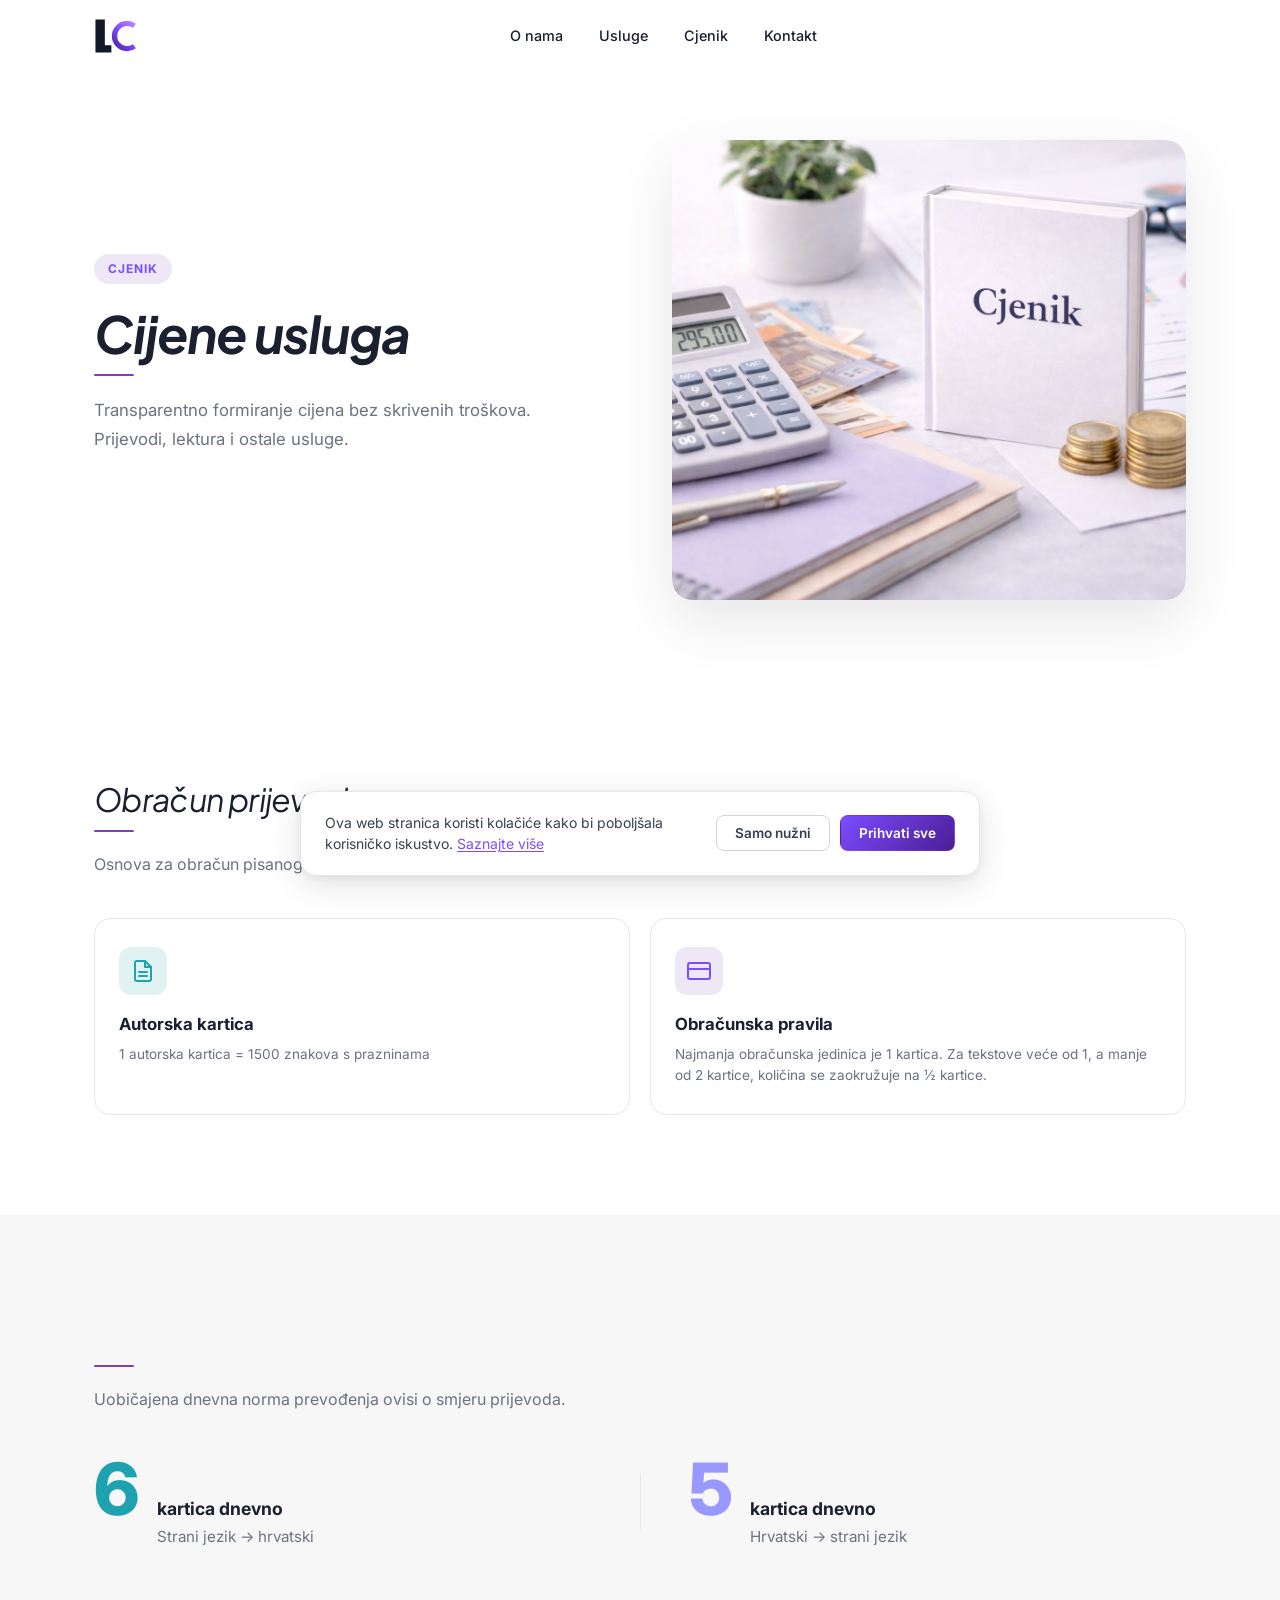
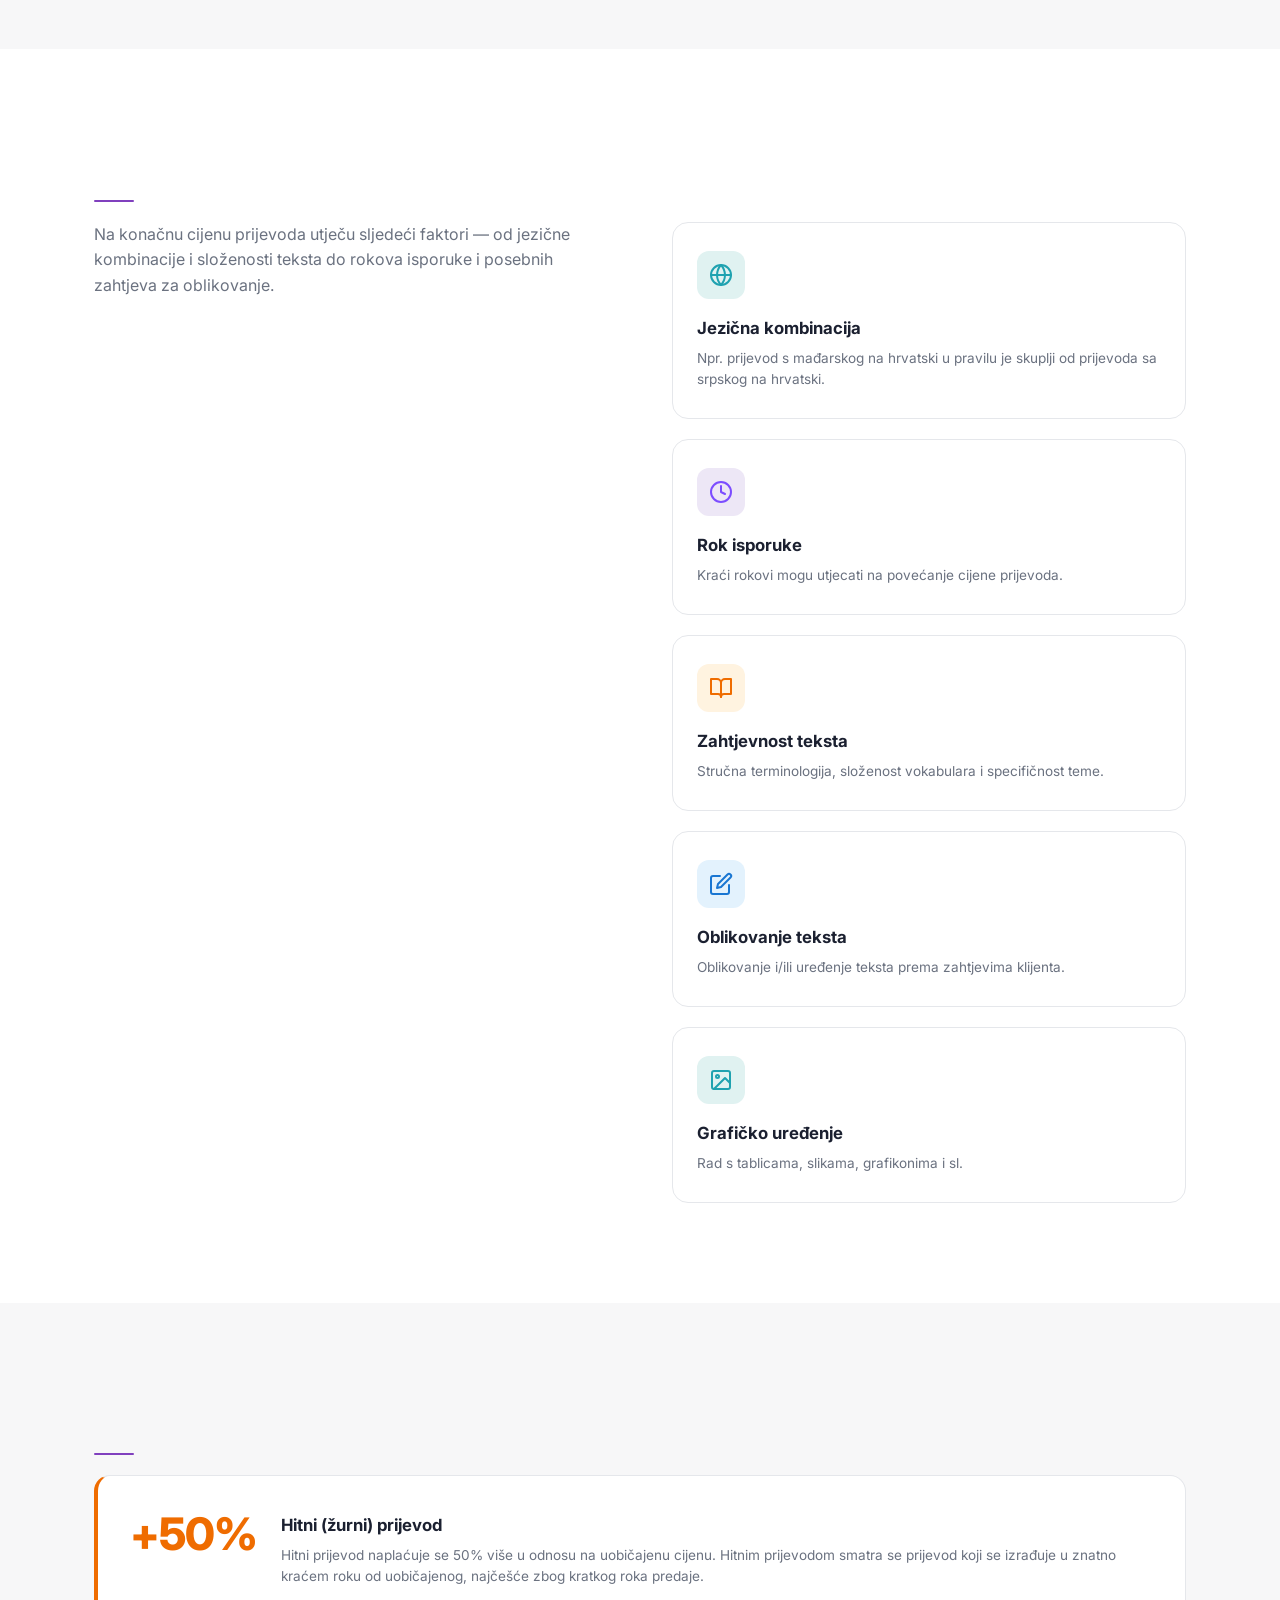
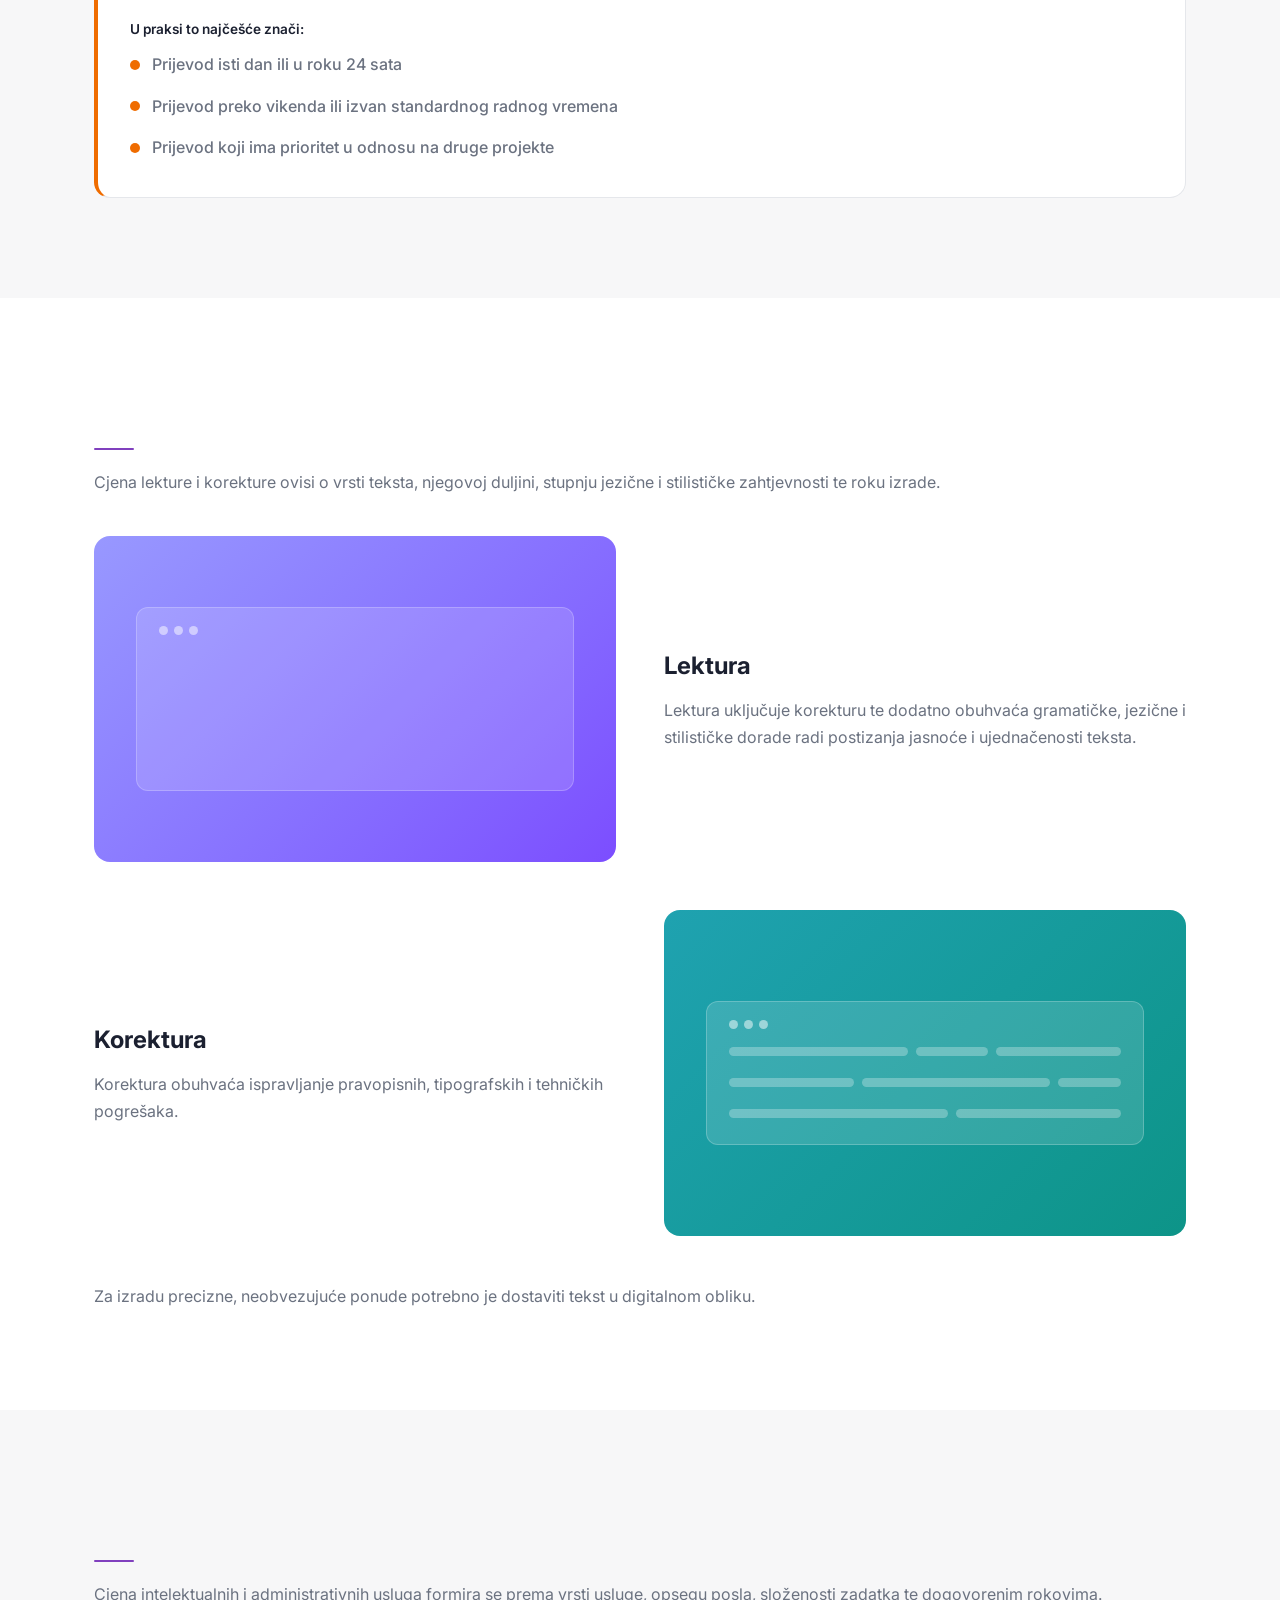
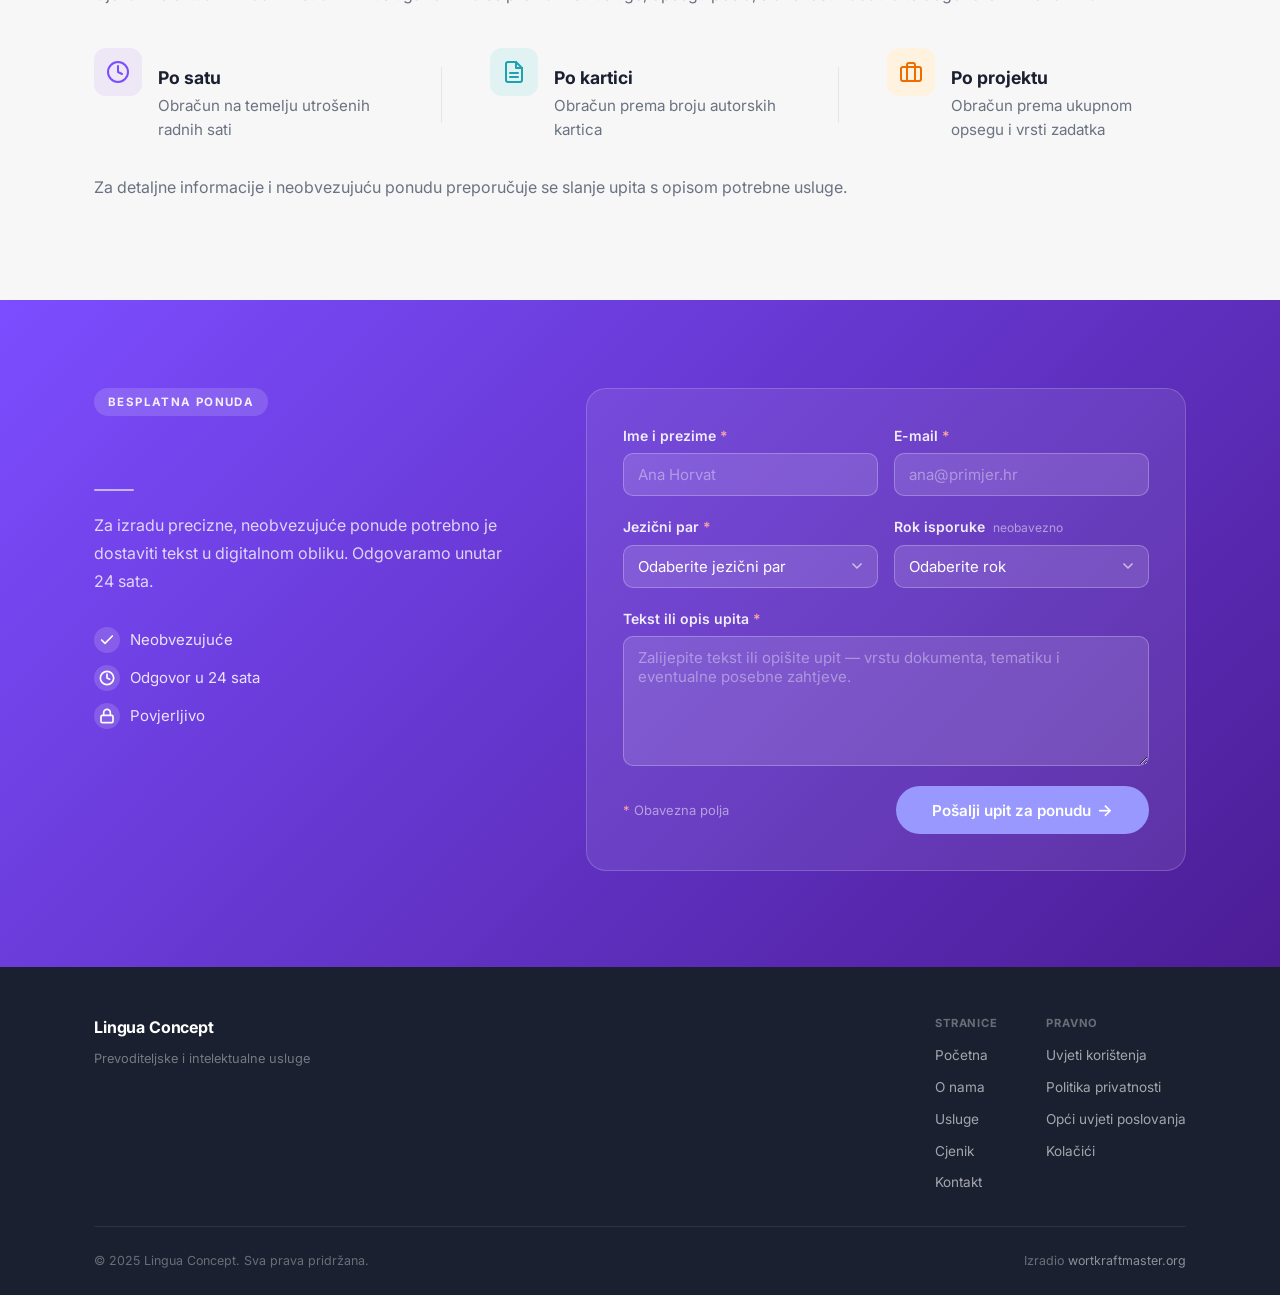
<file: cjenik.html>
<!DOCTYPE html>
<html lang="hr">
<head>
  <meta charset="UTF-8" />
  <meta name="viewport" content="width=device-width, initial-scale=1.0" />
  <title>Cjenik – Lingua Concept</title>
  <link rel="icon" type="image/svg+xml" href="img/icon.svg" />
  <link rel="stylesheet" href="styles.css" />
  <link rel="preconnect" href="https://fonts.googleapis.com" />
  <link rel="preconnect" href="https://fonts.gstatic.com" crossorigin />
  <link
    href="https://fonts.googleapis.com/css2?family=Inter:wght@400;500;600;700;800;900&family=Plus+Jakarta+Sans:ital,wght@0,400;0,600;0,700;0,800;1,400;1,600;1,700&display=swap"
    rel="stylesheet"
  />
</head>
<body>
  <!-- ===== NAVIGATION ===== -->
  <header class="header">
    <nav class="nav container">
      <a href="index.html" class="nav__logo">
        <img src="img/icon.svg" alt="Lingua Concept" class="nav__logo-icon" />
      </a>

      <ul class="nav__links" id="navLinks">
        <li><a href="o-nama.html">O nama</a></li>
        <li><a href="usluge.html">Usluge</a></li>
        <li><a href="cjenik.html">Cjenik</a></li>
        <li><a href="kontakt.html">Kontakt</a></li>
      </ul>

      <div class="nav__actions"></div>

      <button class="nav__toggle" id="navToggle" aria-label="Toggle menu">
        <span></span><span></span><span></span>
      </button>
    </nav>
  </header>

  <!-- ===== HERO ===== -->
  <section class="page-hero">
    <div class="container page-hero__inner">

      <div class="page-hero__text">
        <span class="page-hero__badge">Cjenik</span>
        <h1 class="page-hero__title">Cijene usluga</h1>
        <p class="page-hero__desc">Transparentno formiranje cijena bez skrivenih troškova. Prijevodi, lektura i ostale usluge.</p>
      </div>

      <div class="page-hero__image-wrap">
        <img src="img/Kartica Cjenik.png"
             alt="Cjenik – Lingua Concept"
             class="page-hero__image" />
      </div>

    </div>
  </section>

  <!-- ===== OBRAČUN PRIJEVODA ===== -->
  <section class="usluge-section">
    <div class="container">
      <h2 class="usluge-section__title">Obračun prijevoda</h2>
      <p class="usluge-section__subtitle">Osnova za obračun pisanog prijevoda je autorska kartica.</p>
      <div class="usluge-grid usluge-grid--2">
        <div class="usluge-card">
          <span class="usluge-card__icon usluge-card__icon--teal">
            <svg width="24" height="24" viewBox="0 0 24 24" fill="none" stroke="currentColor" stroke-width="2" stroke-linecap="round" stroke-linejoin="round"><path d="M14 2H6a2 2 0 0 0-2 2v16a2 2 0 0 0 2 2h12a2 2 0 0 0 2-2V8z"/><polyline points="14 2 14 8 20 8"/><line x1="16" y1="13" x2="8" y2="13"/><line x1="16" y1="17" x2="8" y2="17"/></svg>
          </span>
          <h3 class="usluge-card__title">Autorska kartica</h3>
          <p class="usluge-card__desc">1 autorska kartica = 1500 znakova s prazninama</p>
        </div>
        <div class="usluge-card">
          <span class="usluge-card__icon usluge-card__icon--purple">
            <svg width="24" height="24" viewBox="0 0 24 24" fill="none" stroke="currentColor" stroke-width="2" stroke-linecap="round" stroke-linejoin="round"><rect x="1" y="4" width="22" height="16" rx="2" ry="2"/><line x1="1" y1="10" x2="23" y2="10"/></svg>
          </span>
          <h3 class="usluge-card__title">Obračunska pravila</h3>
          <p class="usluge-card__desc">Najmanja obračunska jedinica je 1 kartica. Za tekstove veće od 1, a manje od 2 kartice, količina se zaokružuje na ½ kartice.</p>
        </div>
      </div>
    </div>
  </section>

  <!-- ===== NORMA PREVOĐENJA ===== -->
  <section class="usluge-section usluge-section--alt accordion-section">
    <div class="container">
      <h2 class="usluge-section__title">Norma prevođenja</h2>
      <div class="accordion-body">
        <p class="usluge-section__subtitle">Uobičajena dnevna norma prevođenja ovisi o smjeru prijevoda.</p>
        <div class="cjenik-norms">
          <div class="cjenik-norms__row">
            <span class="cjenik-norms__number cjenik-norms__number--teal">6</span>
            <div class="cjenik-norms__text">
              <span class="cjenik-norms__label">kartica dnevno</span>
              <span class="cjenik-norms__dir">Strani jezik → hrvatski</span>
            </div>
          </div>
          <div class="cjenik-norms__separator"></div>
          <div class="cjenik-norms__row">
            <span class="cjenik-norms__number cjenik-norms__number--purple">5</span>
            <div class="cjenik-norms__text">
              <span class="cjenik-norms__label">kartica dnevno</span>
              <span class="cjenik-norms__dir">Hrvatski → strani jezik</span>
            </div>
          </div>
        </div>
      </div>
    </div>
  </section>

  <!-- ===== FAKTORI KOJI UTJEČU NA CIJENU ===== -->
  <section class="usluge-section cjenik-factors accordion-section">
    <div class="container">
      <h2 class="usluge-section__title">Faktori koji utječu na cijenu</h2>
      <div class="accordion-body">
        <div class="cjenik-factors__layout">
          <div class="cjenik-factors__left">
            <p class="usluge-section__subtitle" style="margin-bottom: 0;">Na konačnu cijenu prijevoda utječu sljedeći faktori — od jezične kombinacije i složenosti teksta do rokova isporuke i posebnih zahtjeva za oblikovanje.</p>
          </div>
          <div class="cjenik-factors__right">
          <div class="usluge-card">
            <span class="usluge-card__icon usluge-card__icon--teal">
              <svg width="24" height="24" viewBox="0 0 24 24" fill="none" stroke="currentColor" stroke-width="2" stroke-linecap="round" stroke-linejoin="round"><circle cx="12" cy="12" r="10"/><line x1="2" y1="12" x2="22" y2="12"/><path d="M12 2a15.3 15.3 0 0 1 4 10 15.3 15.3 0 0 1-4 10 15.3 15.3 0 0 1-4-10 15.3 15.3 0 0 1 4-10z"/></svg>
            </span>
            <h3 class="usluge-card__title">Jezična kombinacija</h3>
            <p class="usluge-card__desc">Npr. prijevod s mađarskog na hrvatski u pravilu je skuplji od prijevoda sa srpskog na hrvatski.</p>
          </div>
          <div class="usluge-card">
            <span class="usluge-card__icon usluge-card__icon--purple">
              <svg width="24" height="24" viewBox="0 0 24 24" fill="none" stroke="currentColor" stroke-width="2" stroke-linecap="round" stroke-linejoin="round"><circle cx="12" cy="12" r="10"/><polyline points="12 6 12 12 16 14"/></svg>
            </span>
            <h3 class="usluge-card__title">Rok isporuke</h3>
            <p class="usluge-card__desc">Kraći rokovi mogu utjecati na povećanje cijene prijevoda.</p>
          </div>
          <div class="usluge-card">
            <span class="usluge-card__icon usluge-card__icon--orange">
              <svg width="24" height="24" viewBox="0 0 24 24" fill="none" stroke="currentColor" stroke-width="2" stroke-linecap="round" stroke-linejoin="round"><path d="M2 3h6a4 4 0 0 1 4 4v14a3 3 0 0 0-3-3H2z"/><path d="M22 3h-6a4 4 0 0 0-4 4v14a3 3 0 0 1 3-3h7z"/></svg>
            </span>
            <h3 class="usluge-card__title">Zahtjevnost teksta</h3>
            <p class="usluge-card__desc">Stručna terminologija, složenost vokabulara i specifičnost teme.</p>
          </div>
          <div class="usluge-card">
            <span class="usluge-card__icon usluge-card__icon--blue">
              <svg width="24" height="24" viewBox="0 0 24 24" fill="none" stroke="currentColor" stroke-width="2" stroke-linecap="round" stroke-linejoin="round"><path d="M11 4H4a2 2 0 0 0-2 2v14a2 2 0 0 0 2 2h14a2 2 0 0 0 2-2v-7"/><path d="M18.5 2.5a2.121 2.121 0 0 1 3 3L12 15l-4 1 1-4 9.5-9.5z"/></svg>
            </span>
            <h3 class="usluge-card__title">Oblikovanje teksta</h3>
            <p class="usluge-card__desc">Oblikovanje i/ili uređenje teksta prema zahtjevima klijenta.</p>
          </div>
          <div class="usluge-card">
            <span class="usluge-card__icon usluge-card__icon--teal">
              <svg width="24" height="24" viewBox="0 0 24 24" fill="none" stroke="currentColor" stroke-width="2" stroke-linecap="round" stroke-linejoin="round"><rect x="3" y="3" width="18" height="18" rx="2" ry="2"/><circle cx="8.5" cy="8.5" r="1.5"/><polyline points="21 15 16 10 5 21"/></svg>
            </span>
            <h3 class="usluge-card__title">Grafičko uređenje</h3>
            <p class="usluge-card__desc">Rad s tablicama, slikama, grafikonima i sl.</p>
          </div>
        </div>
      </div>
      </div>
    </div>
  </section>

  <!-- ===== HITNI PRIJEVOD ===== -->
  <section class="usluge-section usluge-section--alt">
    <div class="container">
      <h2 class="usluge-section__title">Hitni prijevod</h2>
      <div class="cjenik-highlight">
        <div class="cjenik-highlight__header">
          <span class="cjenik-stat cjenik-stat--accent">+50%</span>
          <div>
            <h3 class="usluge-card__title">Hitni (žurni) prijevod</h3>
            <p class="usluge-card__desc">Hitni prijevod naplaćuje se 50% više u odnosu na uobičajenu cijenu. Hitnim prijevodom smatra se prijevod koji se izrađuje u znatno kraćem roku od uobičajenog, najčešće zbog kratkog roka predaje.</p>
          </div>
        </div>
        <div class="cjenik-highlight__list">
          <p class="usluge-card__desc" style="font-weight: 600; color: var(--text-heading); margin-bottom: 12px;">U praksi to najčešće znači:</p>
          <ul class="about-services__list">
            <li class="about-services__item">
              <span class="about-services__dot about-services__dot--orange"></span>
              Prijevod isti dan ili u roku 24 sata
            </li>
            <li class="about-services__item">
              <span class="about-services__dot about-services__dot--orange"></span>
              Prijevod preko vikenda ili izvan standardnog radnog vremena
            </li>
            <li class="about-services__item">
              <span class="about-services__dot about-services__dot--orange"></span>
              Prijevod koji ima prioritet u odnosu na druge projekte
            </li>
          </ul>
        </div>
      </div>
    </div>
  </section>

  <!-- ===== CIJENE LEKTURE I KOREKTURE ===== -->
  <section class="usluge-section accordion-section">
    <div class="container">
      <h2 class="usluge-section__title">Cijene lekture i korekture</h2>
      <div class="accordion-body">
      <p class="usluge-section__subtitle">Cjena lekture i korekture ovisi o vrsti teksta, njegovoj duljini, stupnju jezične i stilističke zahtjevnosti te roku izrade.</p>

      <div class="cjenik-zigzag">
        <!-- Lektura: image left, text right -->
        <div class="cjenik-zigzag__item">
          <div class="cjenik-zigzag__image cjenik-zigzag__image--purple">
            <div class="lektura-doc" aria-hidden="true">
              <div class="lektura-doc__titlebar">
                <span></span><span></span><span></span>
              </div>
              <div class="lektura-doc__line lektura-line--1">
                <div class="lektura-doc__bar lektura-doc__bar--1"></div>
                <div class="lektura-doc__ul lektura-doc__ul--1">
                  <svg class="lektura-doc__pen lektura-doc__pen--1" width="18" height="18" viewBox="0 0 24 24" fill="none" stroke="currentColor" stroke-width="2.5" stroke-linecap="round" stroke-linejoin="round"><path d="M17 3a2.828 2.828 0 1 1 4 4L7.5 20.5 2 22l1.5-5.5L17 3z"/></svg>
                </div>
              </div>
              <div class="lektura-doc__line lektura-line--2">
                <div class="lektura-doc__bar lektura-doc__bar--2"></div>
                <div class="lektura-doc__ul lektura-doc__ul--2">
                  <svg class="lektura-doc__pen lektura-doc__pen--2" width="18" height="18" viewBox="0 0 24 24" fill="none" stroke="currentColor" stroke-width="2.5" stroke-linecap="round" stroke-linejoin="round"><path d="M17 3a2.828 2.828 0 1 1 4 4L7.5 20.5 2 22l1.5-5.5L17 3z"/></svg>
                </div>
              </div>
              <div class="lektura-doc__line lektura-line--3">
                <div class="lektura-doc__bar lektura-doc__bar--3"></div>
                <div class="lektura-doc__ul lektura-doc__ul--3">
                  <svg class="lektura-doc__pen lektura-doc__pen--3" width="18" height="18" viewBox="0 0 24 24" fill="none" stroke="currentColor" stroke-width="2.5" stroke-linecap="round" stroke-linejoin="round"><path d="M17 3a2.828 2.828 0 1 1 4 4L7.5 20.5 2 22l1.5-5.5L17 3z"/></svg>
                </div>
              </div>
              <div class="lektura-doc__line lektura-line--4">
                <div class="lektura-doc__bar lektura-doc__bar--4"></div>
                <div class="lektura-doc__ul lektura-doc__ul--4">
                  <svg class="lektura-doc__pen lektura-doc__pen--4" width="18" height="18" viewBox="0 0 24 24" fill="none" stroke="currentColor" stroke-width="2.5" stroke-linecap="round" stroke-linejoin="round"><path d="M17 3a2.828 2.828 0 1 1 4 4L7.5 20.5 2 22l1.5-5.5L17 3z"/></svg>
                </div>
              </div>
            </div>
          </div>
          <div class="cjenik-zigzag__text">
            <h3 class="cjenik-zigzag__title">Lektura</h3>
            <p class="cjenik-zigzag__desc">Lektura uključuje korekturu te dodatno obuhvaća gramatičke, jezične i stilističke dorade radi postizanja jasnoće i ujednačenosti teksta.</p>
          </div>
        </div>

        <!-- Korektura: text left, image right -->
        <div class="cjenik-zigzag__item cjenik-zigzag__item--reverse">
          <div class="cjenik-zigzag__image cjenik-zigzag__image--teal">
            <div class="korektura-doc" aria-hidden="true">
              <div class="korektura-doc__titlebar">
                <span></span><span></span><span></span>
              </div>
              <!-- Row 1: 3 word bars -->
              <div class="korektura-doc__row">
                <div class="kor-item kor-item--1">
                  <span class="kor-item__tick kor-item__tick--1">✓</span>
                </div>
                <div class="kor-item kor-item--2">
                  <span class="kor-item__tick kor-item__tick--2">✓</span>
                </div>
                <div class="kor-item kor-item--3">
                  <span class="kor-item__tick kor-item__tick--3">✓</span>
                </div>
              </div>
              <!-- Row 2: bar · ERROR bar · bar -->
              <div class="korektura-doc__row">
                <div class="kor-item kor-item--4">
                  <span class="kor-item__tick kor-item__tick--4">✓</span>
                </div>
                <div class="kor-item kor-item--err">
                  <span class="kor-item__wavy"></span>
                  <span class="kor-item__tick kor-item__tick--err">✓</span>
                </div>
                <div class="kor-item kor-item--5">
                  <span class="kor-item__tick kor-item__tick--5">✓</span>
                </div>
              </div>
              <!-- Row 3: 2 word bars -->
              <div class="korektura-doc__row">
                <div class="kor-item kor-item--6">
                  <span class="kor-item__tick kor-item__tick--6">✓</span>
                </div>
                <div class="kor-item kor-item--7">
                  <span class="kor-item__tick kor-item__tick--7">✓</span>
                </div>
              </div>
            </div>
          </div>
          <div class="cjenik-zigzag__text">
            <h3 class="cjenik-zigzag__title">Korektura</h3>
            <p class="cjenik-zigzag__desc">Korektura obuhvaća ispravljanje pravopisnih, tipografskih i tehničkih pogrešaka.</p>
          </div>
        </div>
      </div>

      <p class="usluge-section__subtitle" style="margin-top: 48px; margin-bottom: 0;">Za izradu precizne, neobvezujuće ponude potrebno je dostaviti tekst u digitalnom obliku.</p>
      </div>
    </div>
  </section>

  <!-- ===== CIJENE INTELEKTUALNIH USLUGA ===== -->
  <section class="usluge-section usluge-section--alt accordion-section">
    <div class="container">
      <h2 class="usluge-section__title">Cijene intelektualnih i administrativnih usluga</h2>
      <div class="accordion-body">
      <p class="usluge-section__subtitle">Cjena intelektualnih i administrativnih usluga formira se prema vrsti usluge, opsegu posla, složenosti zadatka te dogovorenim rokovima.</p>
      <div class="cjenik-norms cjenik-norms--3">
        <div class="cjenik-norms__row">
          <span class="cjenik-norms__icon cjenik-norms__icon--purple">
            <svg width="24" height="24" viewBox="0 0 24 24" fill="none" stroke="currentColor" stroke-width="2" stroke-linecap="round" stroke-linejoin="round"><circle cx="12" cy="12" r="10"/><polyline points="12 6 12 12 16 14"/></svg>
          </span>
          <div class="cjenik-norms__text">
            <span class="cjenik-norms__label">Po satu</span>
            <span class="cjenik-norms__dir">Obračun na temelju utrošenih radnih sati</span>
          </div>
        </div>
        <div class="cjenik-norms__separator"></div>
        <div class="cjenik-norms__row">
          <span class="cjenik-norms__icon cjenik-norms__icon--teal">
            <svg width="24" height="24" viewBox="0 0 24 24" fill="none" stroke="currentColor" stroke-width="2" stroke-linecap="round" stroke-linejoin="round"><path d="M14 2H6a2 2 0 0 0-2 2v16a2 2 0 0 0 2 2h12a2 2 0 0 0 2-2V8z"/><polyline points="14 2 14 8 20 8"/><line x1="16" y1="13" x2="8" y2="13"/><line x1="16" y1="17" x2="8" y2="17"/></svg>
          </span>
          <div class="cjenik-norms__text">
            <span class="cjenik-norms__label">Po kartici</span>
            <span class="cjenik-norms__dir">Obračun prema broju autorskih kartica</span>
          </div>
        </div>
        <div class="cjenik-norms__separator"></div>
        <div class="cjenik-norms__row">
          <span class="cjenik-norms__icon cjenik-norms__icon--orange">
            <svg width="24" height="24" viewBox="0 0 24 24" fill="none" stroke="currentColor" stroke-width="2" stroke-linecap="round" stroke-linejoin="round"><rect x="2" y="7" width="20" height="14" rx="2" ry="2"/><path d="M16 21V5a2 2 0 0 0-2-2h-4a2 2 0 0 0-2 2v16"/></svg>
          </span>
          <div class="cjenik-norms__text">
            <span class="cjenik-norms__label">Po projektu</span>
            <span class="cjenik-norms__dir">Obračun prema ukupnom opsegu i vrsti zadatka</span>
          </div>
        </div>
      </div>
      <p class="usluge-section__subtitle" style="margin-top: 32px; margin-bottom: 0;">Za detaljne informacije i neobvezujuću ponudu preporučuje se slanje upita s opisom potrebne usluge.</p>
      </div>
    </div>
  </section>

  <!-- ===== UPIT ZA PONUDU ===== -->
  <section class="quote-section">
    <div class="container">
      <div class="quote-section__inner">

        <!-- Left: copy + trust -->
        <div class="quote-section__copy section-reveal">
          <span class="quote-section__badge">Besplatna ponuda</span>
          <h2 class="quote-section__title">Zatražite preciznu ponudu</h2>
          <p class="quote-section__desc">
            Za izradu precizne, neobvezujuće ponude potrebno je dostaviti tekst u digitalnom obliku. Odgovaramo unutar 24 sata.
          </p>
          <ul class="quote-section__trust">
            <li class="quote-section__trust-item">
              <span class="quote-section__trust-icon">
                <svg width="16" height="16" viewBox="0 0 24 24" fill="none" stroke="currentColor" stroke-width="2.5" stroke-linecap="round" stroke-linejoin="round"><polyline points="20 6 9 17 4 12"/></svg>
              </span>
              Neobvezujuće
            </li>
            <li class="quote-section__trust-item">
              <span class="quote-section__trust-icon">
                <svg width="16" height="16" viewBox="0 0 24 24" fill="none" stroke="currentColor" stroke-width="2.5" stroke-linecap="round" stroke-linejoin="round"><circle cx="12" cy="12" r="10"/><polyline points="12 6 12 12 16 14"/></svg>
              </span>
              Odgovor u 24 sata
            </li>
            <li class="quote-section__trust-item">
              <span class="quote-section__trust-icon">
                <svg width="16" height="16" viewBox="0 0 24 24" fill="none" stroke="currentColor" stroke-width="2.5" stroke-linecap="round" stroke-linejoin="round"><rect x="3" y="11" width="18" height="11" rx="2" ry="2"/><path d="M7 11V7a5 5 0 0 1 10 0v4"/></svg>
              </span>
              Povjerljivo
            </li>
          </ul>
        </div>

        <!-- Right: form -->
        <div class="quote-section__form-card section-reveal section-reveal--delay">

          <div class="quote-form__success" id="quoteSuccess" hidden>
            <span class="quote-form__success-icon">
              <svg width="28" height="28" viewBox="0 0 24 24" fill="none" stroke="currentColor" stroke-width="2.5" stroke-linecap="round" stroke-linejoin="round">
                <path d="M22 11.08V12a10 10 0 1 1-5.93-9.14"/><polyline points="22 4 12 14.01 9 11.01"/>
              </svg>
            </span>
            <h3>Upit uspje&scaron;no poslan!</h3>
            <p>Hvala vam na upitu. Javit ćemo vam se u najkraćem mogućem roku na navedenu e-mail adresu.</p>
            <button type="button" class="btn btn--ghost" id="quoteReset">Po&scaron;alji novi upit</button>
          </div>

          <form class="quote-form" id="quoteForm" novalidate>

            <div class="quote-form__row">
              <div class="quote-form__group">
                <label class="quote-form__label" for="qf-ime">
                  Ime i prezime <span class="quote-form__required">*</span>
                </label>
                <input class="quote-form__input" type="text" id="qf-ime" name="ime"
                  placeholder="Ana Horvat" required autocomplete="name" />
                <span class="quote-form__error" id="qerr-ime"></span>
              </div>
              <div class="quote-form__group">
                <label class="quote-form__label" for="qf-email">
                  E-mail <span class="quote-form__required">*</span>
                </label>
                <input class="quote-form__input" type="email" id="qf-email" name="email"
                  placeholder="ana@primjer.hr" required autocomplete="email" />
                <span class="quote-form__error" id="qerr-email"></span>
              </div>
            </div>

            <div class="quote-form__row">
              <div class="quote-form__group">
                <label class="quote-form__label" for="qf-jezik">
                  Jezični par <span class="quote-form__required">*</span>
                </label>
                <select class="quote-form__select" id="qf-jezik" name="jezik" required>
                  <option value="">Odaberite jezični par</option>
                  <option value="HU → HR">Mađarski → Hrvatski</option>
                  <option value="MK → HR">Makedonski → Hrvatski</option>
                  <option value="SL → HR">Slovenski → Hrvatski</option>
                  <option value="SR → HR">Srpski → Hrvatski</option>
                  <option value="HR → HU">Hrvatski → Mađarski</option>
                  <option value="HR → MK">Hrvatski → Makedonski</option>
                  <option value="HR → SL">Hrvatski → Slovenski</option>
                  <option value="HR → SR">Hrvatski → Srpski</option>
                </select>
                <span class="quote-form__error" id="qerr-jezik"></span>
              </div>
              <div class="quote-form__group">
                <label class="quote-form__label" for="qf-rok">
                  Rok isporuke
                  <span class="quote-form__optional">neobavezno</span>
                </label>
                <select class="quote-form__select" id="qf-rok" name="rok">
                  <option value="">Odaberite rok</option>
                  <option value="Nije hitno (7+ dana)">Nije hitno (7+ dana)</option>
                  <option value="3–5 radnih dana">3–5 radnih dana</option>
                  <option value="1–2 radna dana">1–2 radna dana</option>
                  <option value="Hitno (isti dan / 24 h)">Hitno (isti dan / 24 h)</option>
                </select>
              </div>
            </div>

            <div class="quote-form__group">
              <label class="quote-form__label" for="qf-tekst">
                Tekst ili opis upita <span class="quote-form__required">*</span>
              </label>
              <textarea class="quote-form__textarea" id="qf-tekst" name="tekst"
                placeholder="Zalijepite tekst ili opišite upit — vrstu dokumenta, tematiku i eventualne posebne zahtjeve."
                required rows="5"></textarea>
              <span class="quote-form__error" id="qerr-tekst"></span>
            </div>

            <div class="quote-form__footer">
              <p class="quote-form__note"><span class="quote-form__required">*</span> Obavezna polja</p>
              <button type="submit" class="btn btn--purple btn--lg" id="quoteSubmit">
                Po&scaron;alji upit za ponudu <span class="btn__arrow">&rarr;</span>
              </button>
            </div>

          </form>
        </div>

      </div>
    </div>
  </section>

  <!-- ===== FOOTER ===== -->
  <footer class="footer">
    <div class="container">
      <div class="footer__top">
        <div class="footer__brand">
          <span class="footer__brand-name">Lingua Concept</span>
          <span class="footer__brand-desc">Prevoditeljske i intelektualne usluge</span>
        </div>
        <nav class="footer__nav" aria-label="Karta stranica">
          <div class="footer__nav-group">
            <span class="footer__nav-label">Stranice</span>
            <a href="index.html" class="footer__nav-link">Početna</a>
            <a href="o-nama.html" class="footer__nav-link">O nama</a>
            <a href="usluge.html" class="footer__nav-link">Usluge</a>
            <a href="cjenik.html" class="footer__nav-link">Cjenik</a>
            <a href="kontakt.html" class="footer__nav-link">Kontakt</a>
          </div>
          <div class="footer__nav-group">
            <span class="footer__nav-label">Pravno</span>
            <a href="uvjeti-koristenja.html" class="footer__nav-link">Uvjeti korištenja</a>
            <a href="politika-privatnosti.html" class="footer__nav-link">Politika privatnosti</a>
            <a href="opci-uvjeti-poslovanja.html" class="footer__nav-link">Opći uvjeti poslovanja</a>
            <a href="kolacici.html" class="footer__nav-link">Kolačići</a>
          </div>
        </nav>
      </div>
      <div class="footer__bottom">
        <p>&copy; 2025 Lingua Concept. Sva prava pridržana.</p>
        <p class="footer__credit">Izradio <a href="https://wortkraftmaster.org/" target="_blank" rel="noopener noreferrer">wortkraftmaster.org</a></p>
      </div>
    </div>
  </footer>

  <script src="script.js"></script>
</body>
</html>
</file>
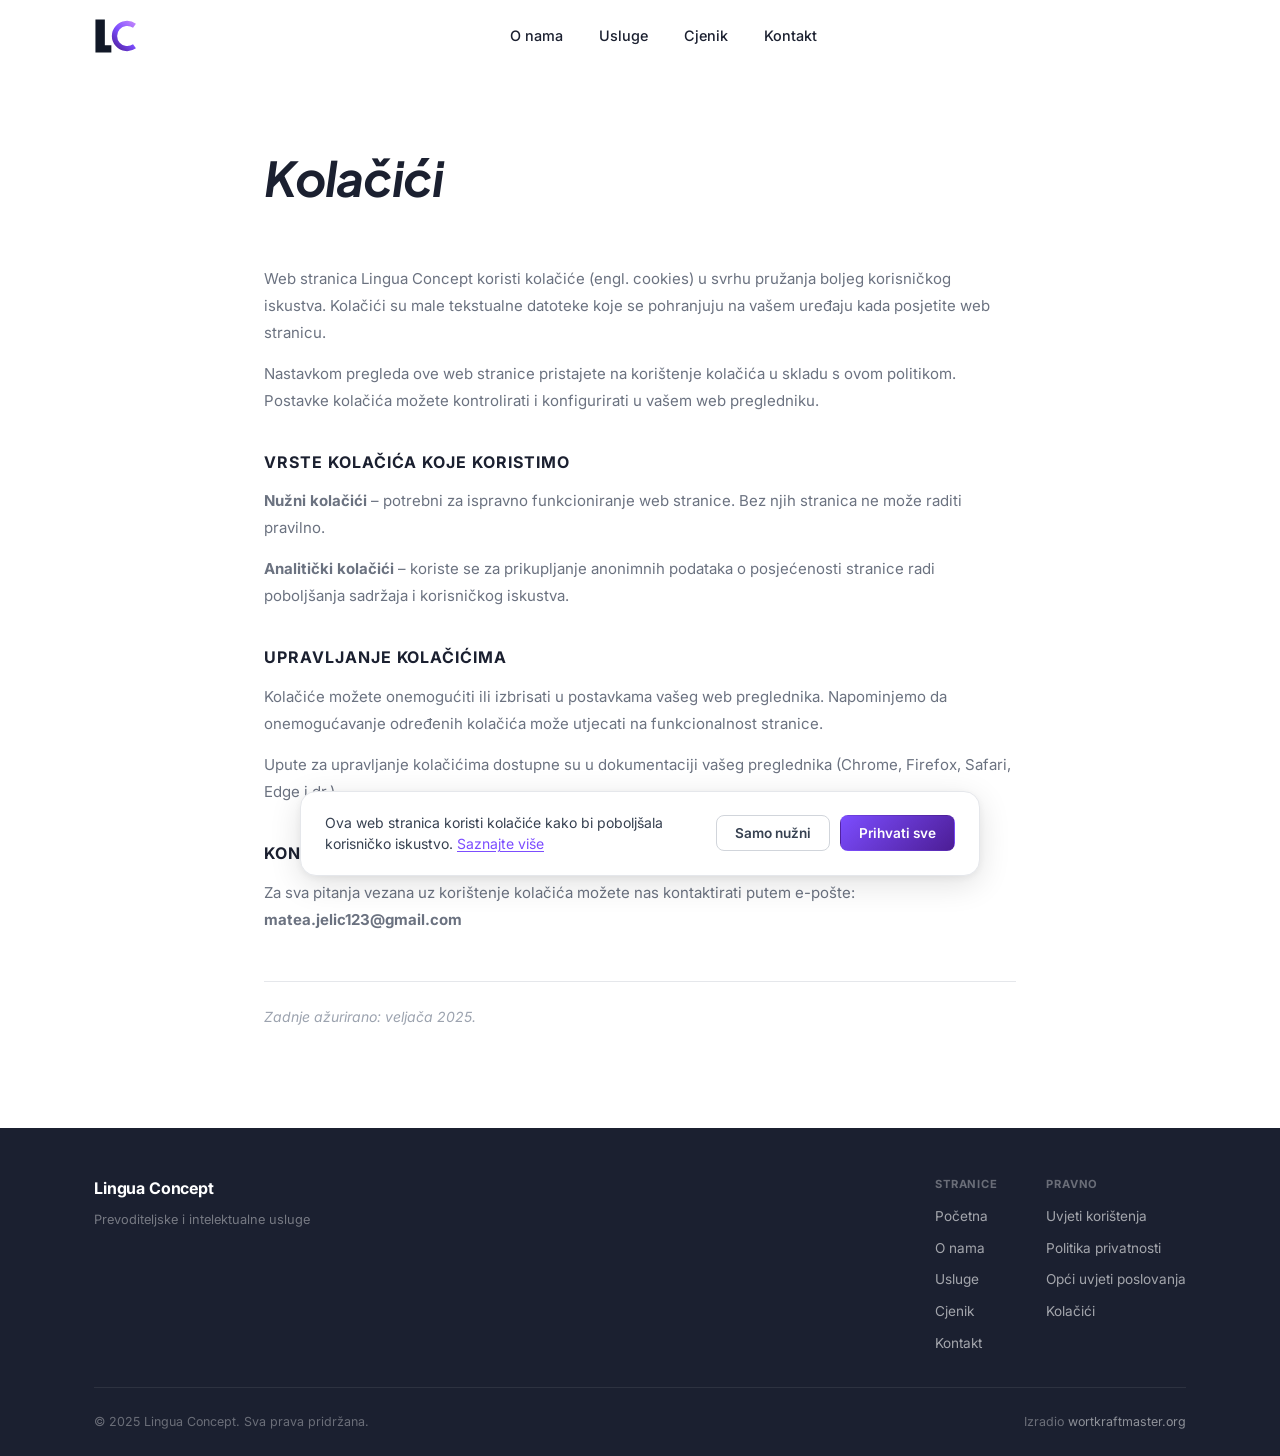
<file: kolacici.html>
<!DOCTYPE html>
<html lang="hr">
<head>
  <meta charset="UTF-8" />
  <meta name="viewport" content="width=device-width, initial-scale=1.0" />
  <meta name="description" content="Kolačići – Lingua Concept" />
  <title>Kolačići – Lingua Concept</title>
  <link rel="stylesheet" href="styles.css" />
  <link rel="preconnect" href="https://fonts.googleapis.com" />
  <link rel="preconnect" href="https://fonts.gstatic.com" crossorigin />
  <link
    href="https://fonts.googleapis.com/css2?family=Inter:wght@300;400;500;600;700;800;900&family=Plus+Jakarta+Sans:ital,wght@0,400;0,600;0,700;0,800;1,400;1,600;1,700&display=swap"
    rel="stylesheet"
  />
  <style>
    .legal-content { padding: 140px 0 100px; }
    .legal-container { max-width: 800px; margin: 0 auto; padding: 0 24px; }
    .legal-title {
      font-family: 'Plus Jakarta Sans', system-ui, sans-serif;
      font-size: clamp(2rem, 4vw, 3rem);
      font-weight: 700;
      font-style: italic;
      margin-bottom: 48px;
      color: var(--text-heading);
      letter-spacing: -0.02em;
    }
    .legal-section { margin-bottom: 36px; }
    .legal-section h2 {
      font-size: 1rem;
      font-weight: 700;
      text-transform: uppercase;
      letter-spacing: 0.06em;
      margin-bottom: 12px;
      margin-top: 32px;
      color: var(--text-heading);
    }
    .legal-section p {
      font-size: 0.9375rem;
      line-height: 1.8;
      margin-bottom: 14px;
      color: var(--text-body);
    }
    .legal-section ul {
      margin-left: 20px;
      margin-bottom: 14px;
      list-style: disc;
    }
    .legal-section li {
      font-size: 0.9375rem;
      line-height: 1.8;
      margin-bottom: 8px;
      color: var(--text-body);
    }
    .legal-meta {
      font-size: 0.875rem;
      color: var(--text-muted);
      font-style: italic;
      margin-top: 48px;
      padding-top: 24px;
      border-top: 1px solid var(--border-color);
    }
  </style>
</head>
<body>

  <!-- ===== NAVIGATION ===== -->
  <header class="header">
    <nav class="nav container">
      <a href="index.html" class="nav__logo">
        <img src="img/icon.svg" alt="Lingua Concept" class="nav__logo-icon" />
      </a>
      <ul class="nav__links" id="navLinks">
        <li><a href="o-nama.html">O nama</a></li>
        <li><a href="usluge.html">Usluge</a></li>
        <li><a href="cjenik.html">Cjenik</a></li>
        <li><a href="kontakt.html">Kontakt</a></li>
      </ul>
      <div class="nav__actions"></div>
      <button class="nav__toggle" id="navToggle" aria-label="Toggle menu">
        <span></span><span></span><span></span>
      </button>
    </nav>
  </header>

  <!-- ===== CONTENT ===== -->
  <section class="legal-content">
    <div class="legal-container">
      <h1 class="legal-title">Kolačići</h1>

      <div class="legal-section">
        <p>Web stranica Lingua Concept koristi kolačiće (engl. cookies) u svrhu pružanja boljeg korisničkog iskustva. Kolačići su male tekstualne datoteke koje se pohranjuju na vašem uređaju kada posjetite web stranicu.</p>
        <p>Nastavkom pregleda ove web stranice pristajete na korištenje kolačića u skladu s ovom politikom. Postavke kolačića možete kontrolirati i konfigurirati u vašem web pregledniku.</p>
      </div>

      <div class="legal-section">
        <h2>Vrste kolačića koje koristimo</h2>
        <p><strong>Nužni kolačići</strong> – potrebni za ispravno funkcioniranje web stranice. Bez njih stranica ne može raditi pravilno.</p>
        <p><strong>Analitički kolačići</strong> – koriste se za prikupljanje anonimnih podataka o posjećenosti stranice radi poboljšanja sadržaja i korisničkog iskustva.</p>
      </div>

      <div class="legal-section">
        <h2>Upravljanje kolačićima</h2>
        <p>Kolačiće možete onemogućiti ili izbrisati u postavkama vašeg web preglednika. Napominjemo da onemogućavanje određenih kolačića može utjecati na funkcionalnost stranice.</p>
        <p>Upute za upravljanje kolačićima dostupne su u dokumentaciji vašeg preglednika (Chrome, Firefox, Safari, Edge i dr.).</p>
      </div>

      <div class="legal-section">
        <h2>Kontakt</h2>
        <p>Za sva pitanja vezana uz korištenje kolačića možete nas kontaktirati putem e-pošte: <strong>matea.jelic123@gmail.com</strong></p>
      </div>

      <p class="legal-meta">Zadnje ažurirano: veljača 2025.</p>
    </div>
  </section>

  <!-- ===== FOOTER ===== -->
  <footer class="footer">
    <div class="container">
      <div class="footer__top">
        <div class="footer__brand">
          <span class="footer__brand-name">Lingua Concept</span>
          <span class="footer__brand-desc">Prevoditeljske i intelektualne usluge</span>
        </div>
        <nav class="footer__nav" aria-label="Karta stranica">
          <div class="footer__nav-group">
            <span class="footer__nav-label">Stranice</span>
            <a href="index.html" class="footer__nav-link">Početna</a>
            <a href="o-nama.html" class="footer__nav-link">O nama</a>
            <a href="usluge.html" class="footer__nav-link">Usluge</a>
            <a href="cjenik.html" class="footer__nav-link">Cjenik</a>
            <a href="kontakt.html" class="footer__nav-link">Kontakt</a>
          </div>
          <div class="footer__nav-group">
            <span class="footer__nav-label">Pravno</span>
            <a href="uvjeti-koristenja.html" class="footer__nav-link">Uvjeti korištenja</a>
            <a href="politika-privatnosti.html" class="footer__nav-link">Politika privatnosti</a>
            <a href="opci-uvjeti-poslovanja.html" class="footer__nav-link">Opći uvjeti poslovanja</a>
            <a href="kolacici.html" class="footer__nav-link">Kolačići</a>
          </div>
        </nav>
      </div>
      <div class="footer__bottom">
        <p>&copy; 2025 Lingua Concept. Sva prava pridr&zcaron;ana.</p>
        <p class="footer__credit">Izradio <a href="https://wortkraftmaster.org/" target="_blank" rel="noopener noreferrer">wortkraftmaster.org</a></p>
      </div>
    </div>
  </footer>

  <script src="script.js"></script>
</body>
</html>
</file>
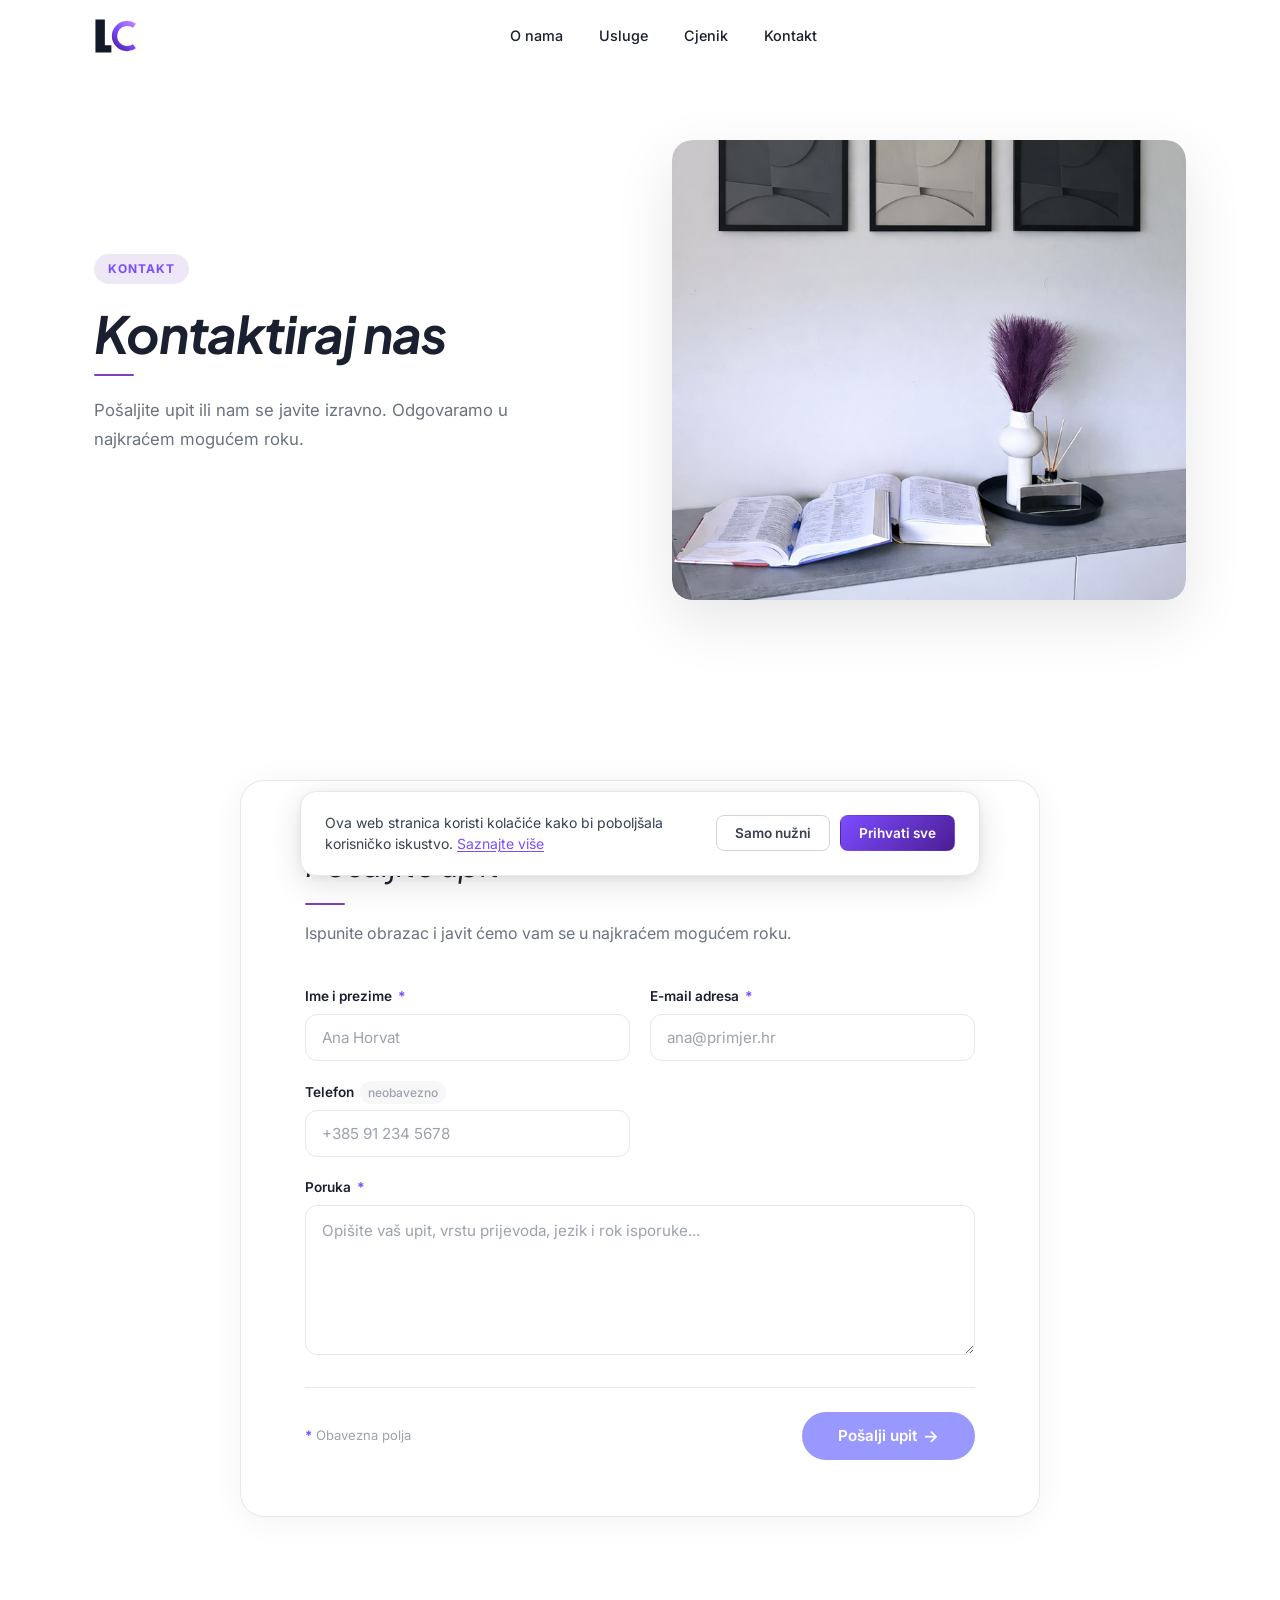
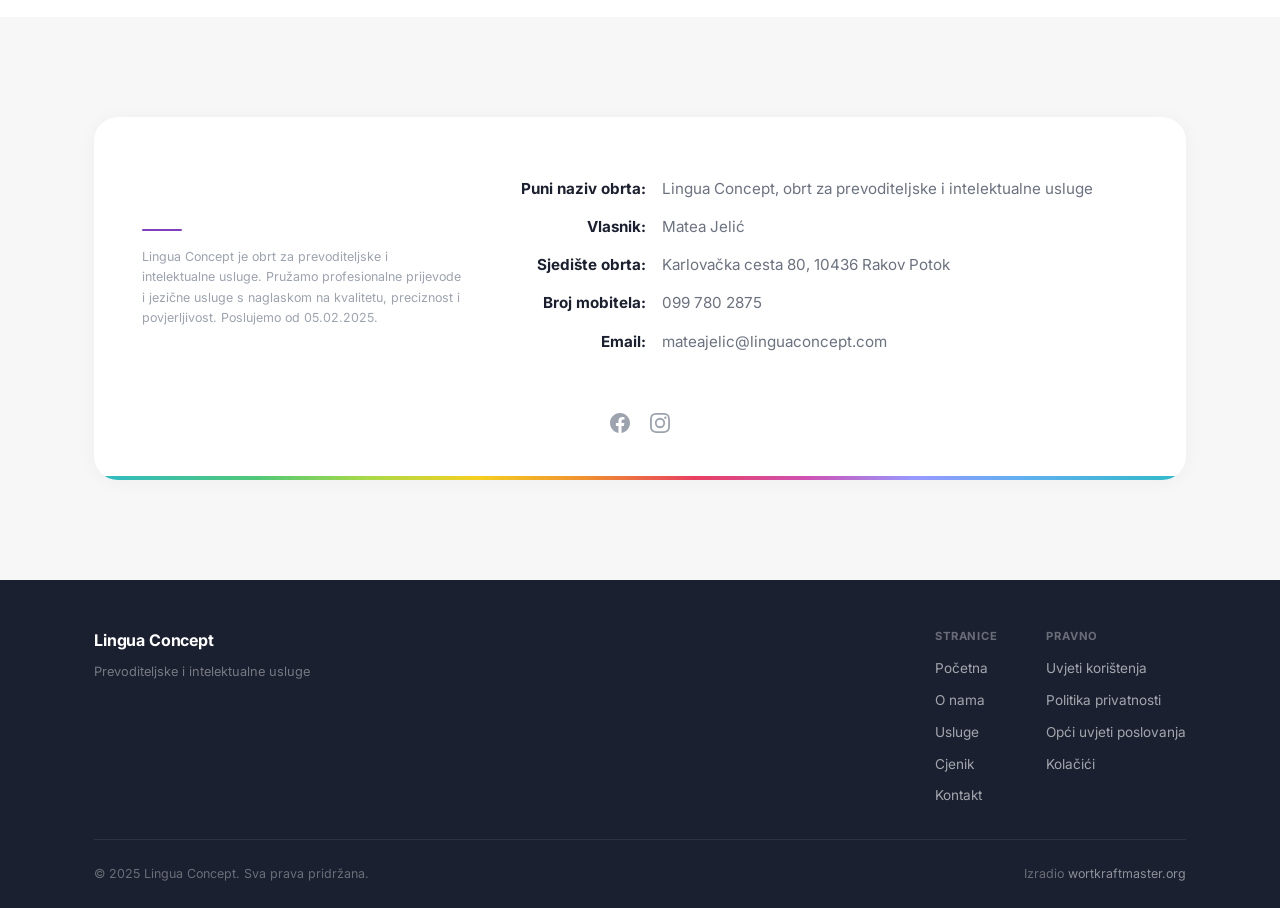
<file: kontakt.html>
<!DOCTYPE html>
<html lang="hr">
<head>
  <meta charset="UTF-8" />
  <meta name="viewport" content="width=device-width, initial-scale=1.0" />
  <title>Kontakt – Lingua Concept</title>
  <link rel="icon" type="image/svg+xml" href="img/icon.svg" />
  <link rel="stylesheet" href="styles.css" />
  <link rel="preconnect" href="https://fonts.googleapis.com" />
  <link rel="preconnect" href="https://fonts.gstatic.com" crossorigin />
  <link
    href="https://fonts.googleapis.com/css2?family=Inter:wght@400;500;600;700;800;900&family=Plus+Jakarta+Sans:ital,wght@0,400;0,600;0,700;0,800;1,400;1,600;1,700&display=swap"
    rel="stylesheet"
  />
</head>
<body>
  <!-- ===== NAVIGATION ===== -->
  <header class="header">
    <nav class="nav container">
      <a href="index.html" class="nav__logo">
        <img src="img/icon.svg" alt="Lingua Concept" class="nav__logo-icon" />
      </a>

      <ul class="nav__links" id="navLinks">
        <li><a href="o-nama.html">O nama</a></li>
        <li><a href="usluge.html">Usluge</a></li>
        <li><a href="cjenik.html">Cjenik</a></li>
        <li><a href="kontakt.html">Kontakt</a></li>
      </ul>

      <div class="nav__actions"></div>

      <button class="nav__toggle" id="navToggle" aria-label="Toggle menu">
        <span></span><span></span><span></span>
      </button>
    </nav>
  </header>

  <!-- ===== HERO ===== -->
  <section class="page-hero">
    <div class="container page-hero__inner">

      <div class="page-hero__text">
        <span class="page-hero__badge">Kontakt</span>
        <h1 class="page-hero__title">Kontaktiraj nas</h1>
        <p class="page-hero__desc">Pošaljite upit ili nam se javite izravno. Odgovaramo u najkraćem mogućem roku.</p>
      </div>

      <div class="page-hero__image-wrap">
        <img src="img/Kartica Kontakt.png"
             alt="Kontakt – Lingua Concept"
             class="page-hero__image page-hero__image--kontakt" />
      </div>

    </div>
  </section>

  <!-- ===== KONTAKT FORMA ===== -->
  <section class="kontakt-form-section">
    <div class="container">
      <div class="kontakt-form-card">

        <div class="kontakt-form-card__header">
          <h2 class="kontakt-form-card__title">Pošaljite upit</h2>
          <p class="kontakt-form-card__subtitle">Ispunite obrazac i javit ćemo vam se u najkraćem mogućem roku.</p>
        </div>

        <!-- Success state (hidden until form submitted) -->
        <div class="kontakt-form__success" id="kontaktSuccess" hidden>
          <span class="kontakt-form__success-icon">
            <svg width="32" height="32" viewBox="0 0 24 24" fill="none" stroke="currentColor" stroke-width="2.5" stroke-linecap="round" stroke-linejoin="round">
              <path d="M22 11.08V12a10 10 0 1 1-5.93-9.14"/>
              <polyline points="22 4 12 14.01 9 11.01"/>
            </svg>
          </span>
          <h3 class="kontakt-form__success-title">Upit uspješno poslan!</h3>
          <p class="kontakt-form__success-desc">Hvala vam na upitu. Javit ćemo vam se u najkraćem mogućem roku na navedenu e-mail adresu.</p>
          <button type="button" class="btn btn--ghost" id="kontaktReset">Pošalji novi upit</button>
        </div>

        <form class="kontakt-form" id="kontaktForm" novalidate>

          <div class="kontakt-form__row">
            <div class="kontakt-form__group">
              <label class="kontakt-form__label" for="kf-ime">
                Ime i prezime <span class="kontakt-form__required">*</span>
              </label>
              <input
                class="kontakt-form__input"
                type="text"
                id="kf-ime"
                name="ime"
                placeholder="Ana Horvat"
                required
                autocomplete="name"
              />
              <span class="kontakt-form__error" id="err-ime">Molimo unesite ime i prezime.</span>
            </div>

            <div class="kontakt-form__group">
              <label class="kontakt-form__label" for="kf-email">
                E-mail adresa <span class="kontakt-form__required">*</span>
              </label>
              <input
                class="kontakt-form__input"
                type="email"
                id="kf-email"
                name="email"
                placeholder="ana@primjer.hr"
                required
                autocomplete="email"
              />
              <span class="kontakt-form__error" id="err-email">Molimo unesite valjanu e-mail adresu.</span>
            </div>
          </div>

          <div class="kontakt-form__group kontakt-form__group--half">
            <label class="kontakt-form__label" for="kf-telefon">
              Telefon
              <span class="kontakt-form__optional">neobavezno</span>
            </label>
            <input
              class="kontakt-form__input"
              type="tel"
              id="kf-telefon"
              name="telefon"
              placeholder="+385 91 234 5678"
              autocomplete="tel"
            />
          </div>

          <div class="kontakt-form__group">
            <label class="kontakt-form__label" for="kf-poruka">
              Poruka <span class="kontakt-form__required">*</span>
            </label>
            <textarea
              class="kontakt-form__textarea"
              id="kf-poruka"
              name="poruka"
              placeholder="Opišite vaš upit, vrstu prijevoda, jezik i rok isporuke..."
              required
              rows="5"
            ></textarea>
            <span class="kontakt-form__error" id="err-poruka">Poruka mora sadržavati najmanje 10 znakova.</span>
          </div>

          <div class="kontakt-form__footer">
            <p class="kontakt-form__note">
              <span class="kontakt-form__required">*</span> Obavezna polja
            </p>
            <button type="submit" class="btn btn--purple btn--lg kontakt-form__submit" id="kfSubmit">
              Pošalji upit <span class="btn__arrow">→</span>
            </button>
          </div>

        </form>
      </div>
    </div>
  </section>

  <!-- ===== KONTAKT PODATCI ===== -->
  <section class="info-card-section">
    <div class="container">
      <div class="info-card">
        <div class="info-card__grid">
          <div class="info-card__brand">
            <h2 class="section-title">Kontakt podatci</h2>
            <p class="info-card__disclaimer">
              Lingua Concept je obrt za prevoditeljske i intelektualne usluge.
              Pružamo profesionalne prijevode i jezične usluge s naglaskom
              na kvalitetu, preciznost i povjerljivost. Poslujemo od 05.02.2025.
            </p>
          </div>

          <div class="info-card__details">
            <div class="info-card__row">
              <span class="info-card__label">Puni naziv obrta:</span>
              <span class="info-card__value">Lingua Concept, obrt za prevoditeljske i intelektualne usluge</span>
            </div>
            <div class="info-card__row">
              <span class="info-card__label">Vlasnik:</span>
              <span class="info-card__value">Matea Jelić</span>
            </div>
            <div class="info-card__row">
              <span class="info-card__label">Sjedište obrta:</span>
              <span class="info-card__value">Karlovačka cesta 80, 10436 Rakov Potok</span>
            </div>
            <div class="info-card__row">
              <span class="info-card__label">Broj mobitela:</span>
              <span class="info-card__value">
                <a href="tel:0997802875" style="color:inherit;">099 780 2875</a>
              </span>
            </div>
            <div class="info-card__row">
              <span class="info-card__label">Email:</span>
              <span class="info-card__value">
                mateajelic@linguaconcept.com
              </span>
            </div>
          </div>
        </div>

        <div class="info-card__socials">
          <a href="https://www.facebook.com/pages/Lingua%20Concept%20obrt%20za%20prevoditeljske%20i%20intelektualne%20usluge/546150191920209/" target="_blank" rel="noopener noreferrer" aria-label="Facebook">
            <svg width="20" height="20" viewBox="0 0 24 24" fill="currentColor"><path d="M24 12.073c0-6.627-5.373-12-12-12s-12 5.373-12 12c0 5.99 4.388 10.954 10.125 11.854v-8.385H7.078v-3.47h3.047V9.43c0-3.007 1.792-4.669 4.533-4.669 1.312 0 2.686.235 2.686.235v2.953H15.83c-1.491 0-1.956.925-1.956 1.874v2.25h3.328l-.532 3.47h-2.796v8.385C19.612 23.027 24 18.062 24 12.073z"/></svg>
          </a>
          <a href="https://www.instagram.com/linguaconcept2025?igsh=ZHlhNmg4djhjOTU5" target="_blank" rel="noopener noreferrer" aria-label="Instagram">
            <svg width="20" height="20" viewBox="0 0 24 24" fill="currentColor"><path d="M12 2.163c3.204 0 3.584.012 4.85.07 3.252.148 4.771 1.691 4.919 4.919.058 1.265.069 1.645.069 4.849 0 3.205-.012 3.584-.069 4.849-.149 3.225-1.664 4.771-4.919 4.919-1.266.058-1.644.07-4.85.07-3.204 0-3.584-.012-4.849-.07-3.26-.149-4.771-1.699-4.919-4.92-.058-1.265-.07-1.644-.07-4.849 0-3.204.013-3.583.07-4.849.149-3.227 1.664-4.771 4.919-4.919 1.266-.057 1.645-.069 4.849-.069zM12 0C8.741 0 8.333.014 7.053.072 2.695.272.273 2.69.073 7.052.014 8.333 0 8.741 0 12c0 3.259.014 3.668.072 4.948.2 4.358 2.618 6.78 6.98 6.98C8.333 23.986 8.741 24 12 24c3.259 0 3.668-.014 4.948-.072 4.354-.2 6.782-2.618 6.979-6.98.059-1.28.073-1.689.073-4.948 0-3.259-.014-3.667-.072-4.947-.196-4.354-2.617-6.78-6.979-6.98C15.668.014 15.259 0 12 0zm0 5.838a6.162 6.162 0 100 12.324 6.162 6.162 0 000-12.324zM12 16a4 4 0 110-8 4 4 0 010 8zm6.406-11.845a1.44 1.44 0 100 2.881 1.44 1.44 0 000-2.881z"/></svg>
          </a>
        </div>

        <div class="info-card__rainbow"></div>
      </div>
    </div>
  </section>

  <!-- ===== FOOTER ===== -->
  <footer class="footer">
    <div class="container">
      <div class="footer__top">
        <div class="footer__brand">
          <span class="footer__brand-name">Lingua Concept</span>
          <span class="footer__brand-desc">Prevoditeljske i intelektualne usluge</span>
        </div>
        <nav class="footer__nav" aria-label="Karta stranica">
          <div class="footer__nav-group">
            <span class="footer__nav-label">Stranice</span>
            <a href="index.html" class="footer__nav-link">Početna</a>
            <a href="o-nama.html" class="footer__nav-link">O nama</a>
            <a href="usluge.html" class="footer__nav-link">Usluge</a>
            <a href="cjenik.html" class="footer__nav-link">Cjenik</a>
            <a href="kontakt.html" class="footer__nav-link">Kontakt</a>
          </div>
          <div class="footer__nav-group">
            <span class="footer__nav-label">Pravno</span>
            <a href="uvjeti-koristenja.html" class="footer__nav-link">Uvjeti korištenja</a>
            <a href="politika-privatnosti.html" class="footer__nav-link">Politika privatnosti</a>
            <a href="opci-uvjeti-poslovanja.html" class="footer__nav-link">Opći uvjeti poslovanja</a>
            <a href="kolacici.html" class="footer__nav-link">Kolačići</a>
          </div>
        </nav>
      </div>
      <div class="footer__bottom">
        <p>&copy; 2025 Lingua Concept. Sva prava pridržana.</p>
        <p class="footer__credit">Izradio <a href="https://wortkraftmaster.org/" target="_blank" rel="noopener noreferrer">wortkraftmaster.org</a></p>
      </div>
    </div>
  </footer>

  <script src="script.js"></script>
</body>
</html>
</file>
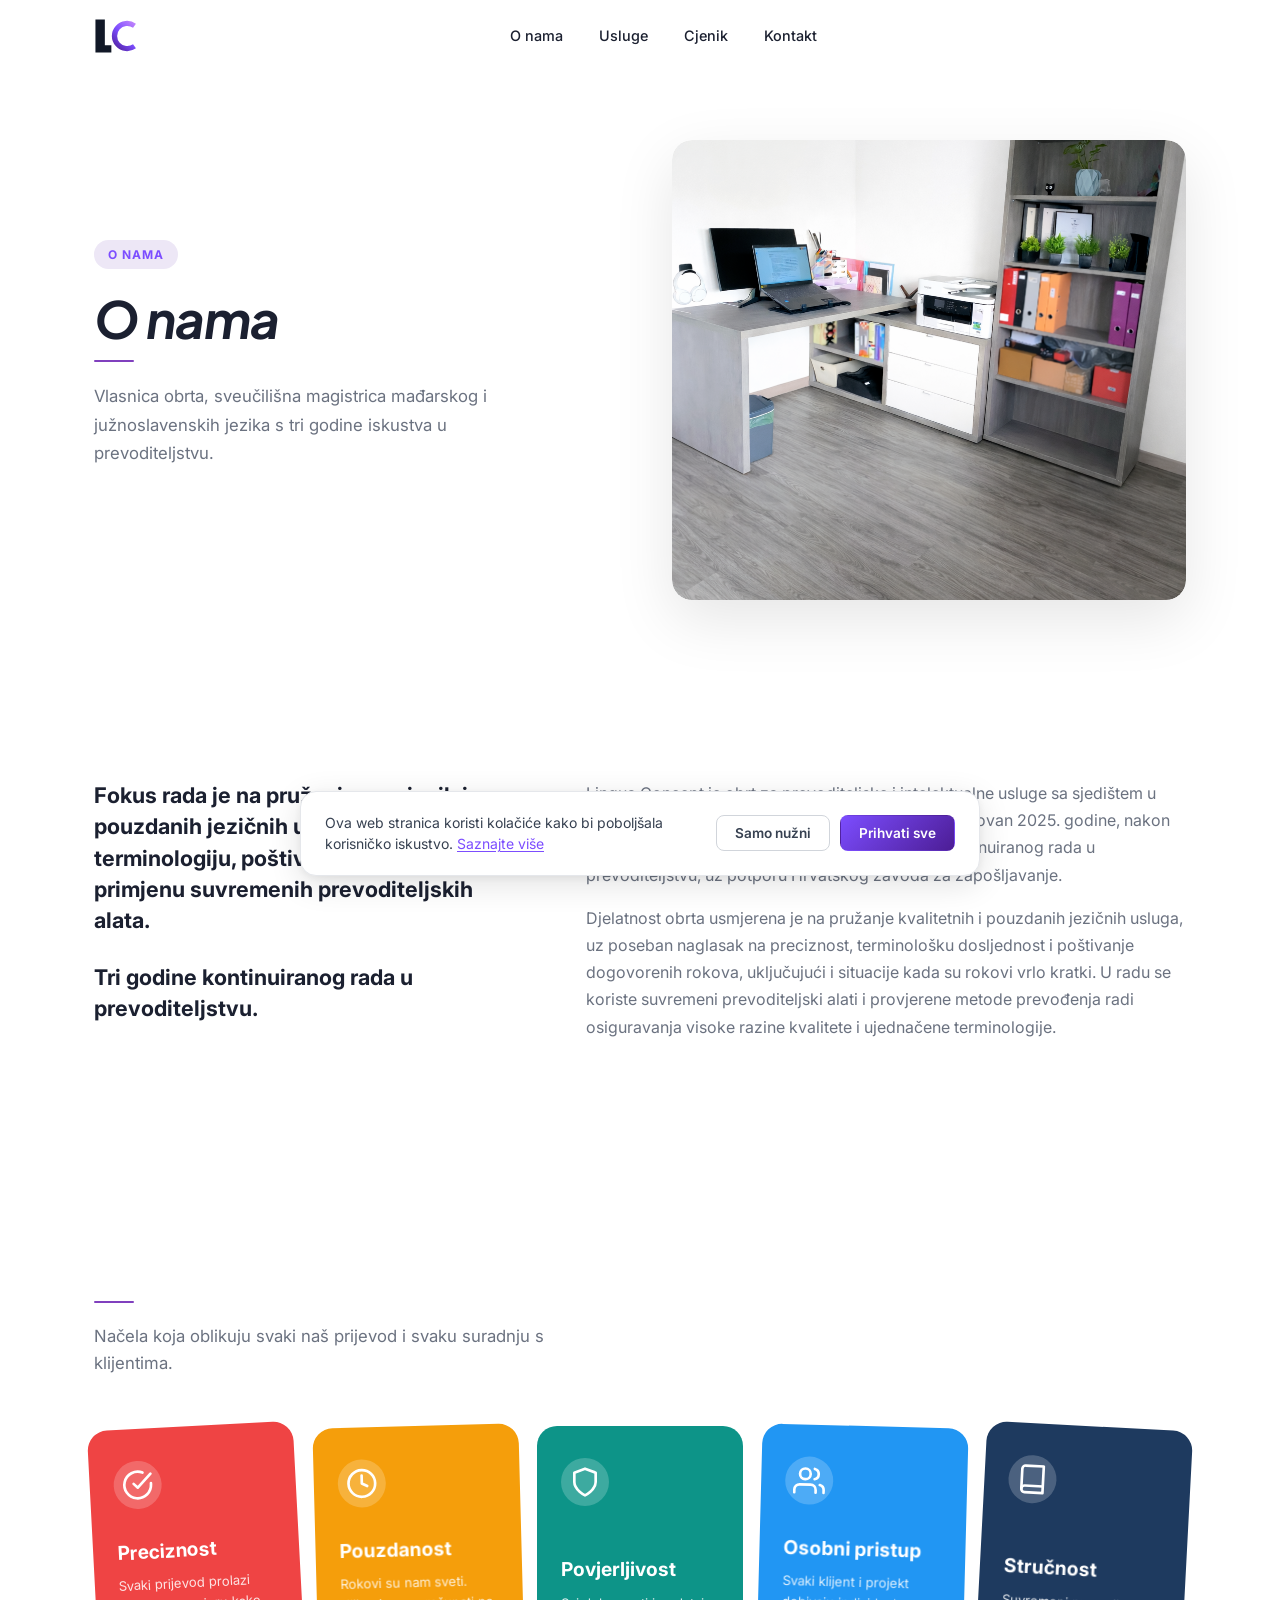
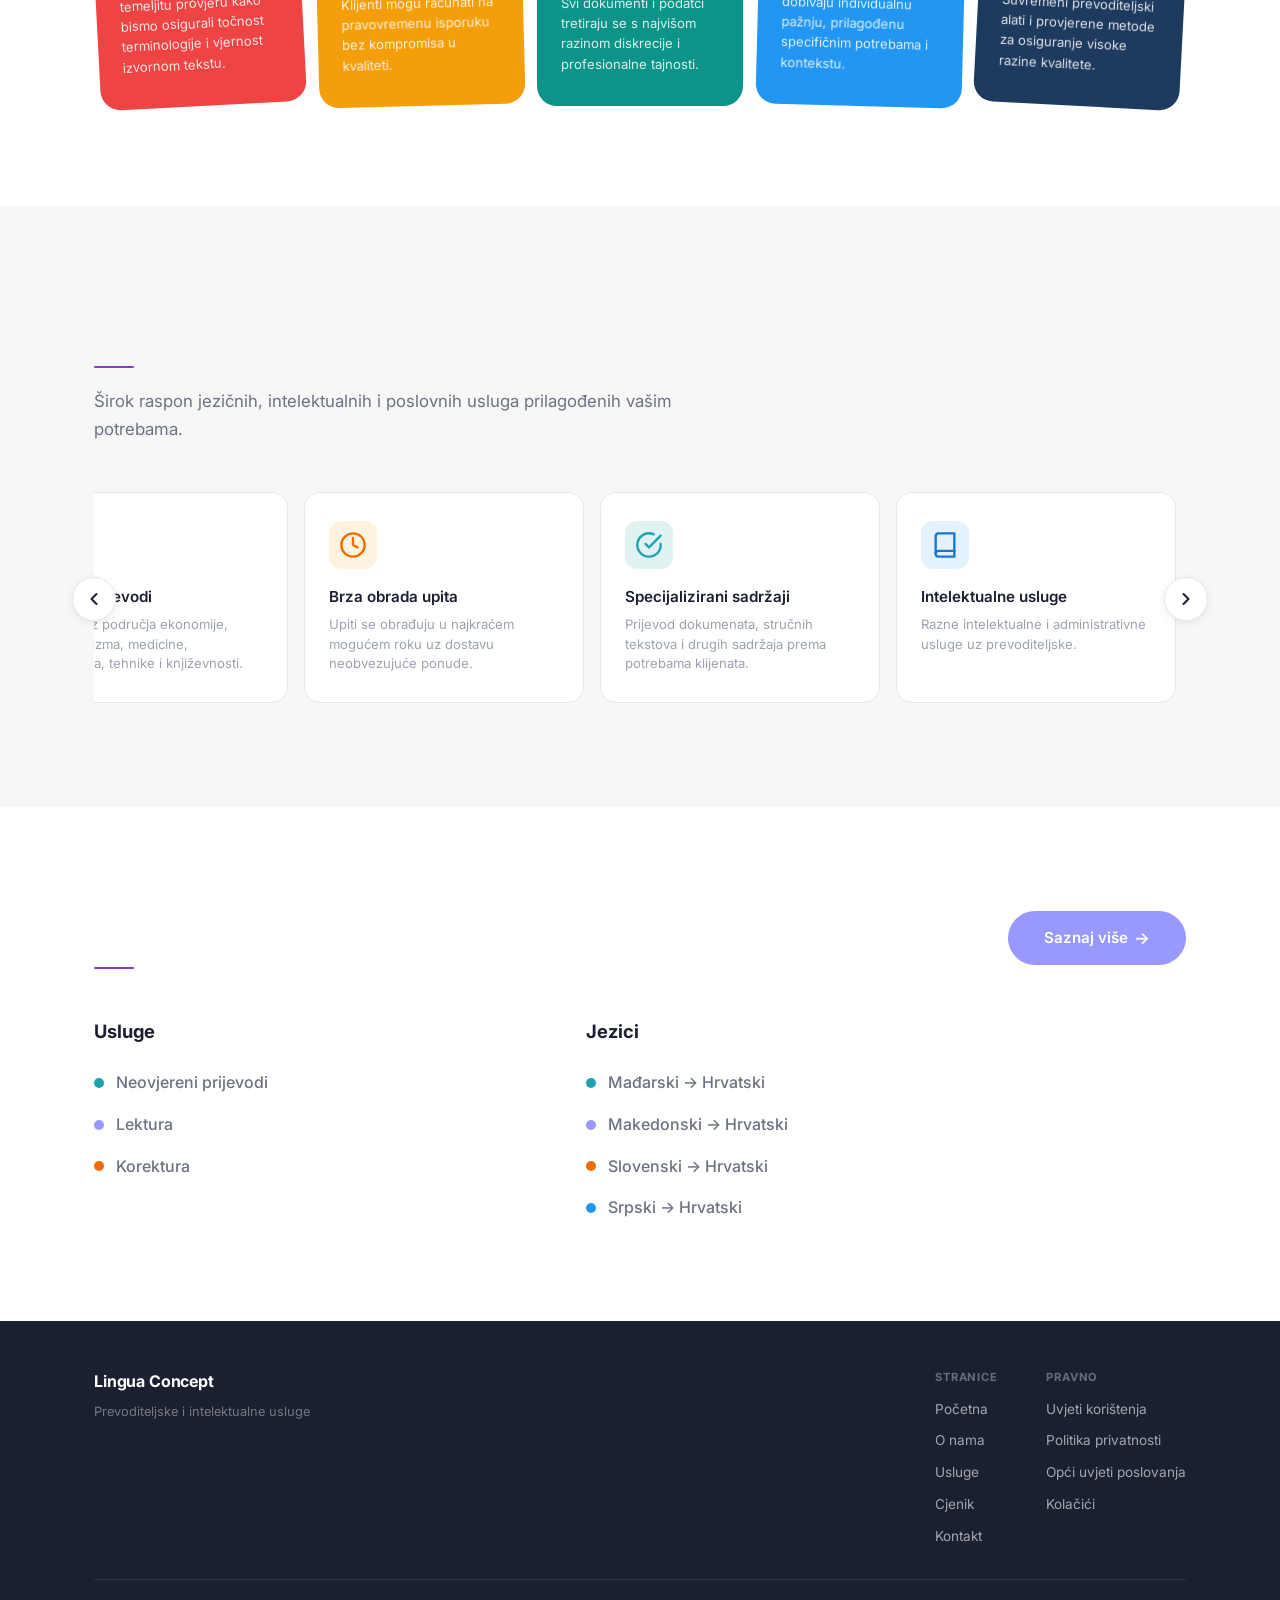
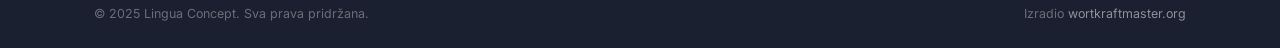
<file: o-nama.html>
<!DOCTYPE html>
<html lang="hr">
<head>
  <meta charset="UTF-8" />
  <meta name="viewport" content="width=device-width, initial-scale=1.0" />
  <title>O nama – Lingua Concept</title>
  <link rel="icon" type="image/svg+xml" href="img/icon.svg" />
  <link rel="stylesheet" href="styles.css" />
  <link rel="preconnect" href="https://fonts.googleapis.com" />
  <link rel="preconnect" href="https://fonts.gstatic.com" crossorigin />
  <link
    href="https://fonts.googleapis.com/css2?family=Inter:wght@400;500;600;700;800;900&family=Plus+Jakarta+Sans:ital,wght@0,400;0,600;0,700;0,800;1,400;1,600;1,700&display=swap"
    rel="stylesheet"
  />
</head>
<body>
  <!-- ===== NAVIGATION ===== -->
  <header class="header">
    <nav class="nav container">
      <a href="index.html" class="nav__logo">
        <img src="img/icon.svg" alt="Lingua Concept" class="nav__logo-icon" />
      </a>

      <ul class="nav__links" id="navLinks">
        <li><a href="o-nama.html">O nama</a></li>
        <li><a href="usluge.html">Usluge</a></li>
        <li><a href="cjenik.html">Cjenik</a></li>
        <li><a href="kontakt.html">Kontakt</a></li>
      </ul>

      <div class="nav__actions">
      </div>

      <button class="nav__toggle" id="navToggle" aria-label="Toggle menu">
        <span></span><span></span><span></span>
      </button>
    </nav>
  </header>

  <!-- ===== O NAMA (HERO) ===== -->
  <section class="page-hero">
    <div class="container page-hero__inner">

      <div class="page-hero__text">
        <span class="page-hero__badge">O nama</span>
        <h1 class="page-hero__title">O nama</h1>
        <p class="page-hero__desc">Vlasnica obrta, sveučilišna magistrica mađarskog i južnoslavenskih jezika s tri godine iskustva u prevoditeljstvu.</p>
      </div>

      <div class="page-hero__image-wrap">
        <img src="img/Kartica O nama.png"
             alt="O nama – Lingua Concept"
             class="page-hero__image" />
      </div>

    </div>
  </section>

  <!-- ===== O NAMA (BIO) ===== -->
  <section class="about-intro">
    <div class="container about-hero__columns">
      <div class="about-hero__left">
        <p class="about-hero__bold-text">
Fokus rada je na pružanju preciznih i pouzdanih jezičnih usluga, uz dosljednu terminologiju, poštivanje rokova i primjenu suvremenih prevoditeljskih alata.
        </p>

        <br>
        <p class="about-hero__bold-text">
          Tri godine kontinuiranog rada u prevoditeljstvu.
        </p>
      </div>
      <div class="about-hero__right">
        <button class="about-intro__read-more btn btn--ghost btn--lg" id="aboutReadMore" aria-expanded="false">
          <span class="about-intro__read-more-text">Pročitaj više o meni</span>
          <svg class="about-intro__read-more-arrow" width="16" height="16" viewBox="0 0 24 24" fill="none" stroke="currentColor" stroke-width="2.5" stroke-linecap="round" stroke-linejoin="round"><polyline points="6 9 12 15 18 9"/></svg>
        </button>
        <div class="about-intro__expandable" id="aboutExpandable">
          <p class="about-hero__body-text">
            Lingua Concept je obrt za prevoditeljske i intelektualne usluge sa sjedištem u Rakovom Potoku (Zagrebačka županija). Obrt je osnovan 2025. godine, nakon završetka fakultetskog obrazovanja i tri godine kontinuiranog rada u prevoditeljstvu, uz potporu Hrvatskog zavoda za zapošljavanje.
          </p>
          <p class="about-hero__body-text">
            Djelatnost obrta usmjerena je na pružanje kvalitetnih i pouzdanih jezičnih usluga, uz poseban naglasak na preciznost, terminološku dosljednost i poštivanje dogovorenih rokova, uključujući i situacije kada su rokovi vrlo kratki. U radu se koriste suvremeni prevoditeljski alati i provjerene metode prevođenja radi osiguravanja visoke razine kvalitete i ujednačene terminologije.
          </p>
        </div>
      </div>
    </div>
  </section>

  <!-- ===== NAŠE VRIJEDNOSTI (COLOR CARDS) ===== -->
  <section class="about-vcard">
    <div class="container">
      <h2 class="about-vcard__title">Naše vrijednosti</h2>
      <p class="about-vcard__desc">
        Načela koja oblikuju svaki naš prijevod i svaku suradnju s klijentima.
      </p>
      <div class="about-vcard__row">
        <div class="about-vcard__card about-vcard__card--1">
          <span class="about-vcard__icon">
            <svg width="32" height="32" viewBox="0 0 24 24" fill="none" stroke="currentColor" stroke-width="2" stroke-linecap="round" stroke-linejoin="round"><path d="M22 11.08V12a10 10 0 1 1-5.93-9.14"/><polyline points="22 4 12 14.01 9 11.01"/></svg>
          </span>
          <h3 class="about-vcard__card-title">Preciznost</h3>
          <p class="about-vcard__card-desc">Svaki prijevod prolazi temeljitu provjeru kako bismo osigurali točnost terminologije i vjernost izvornom tekstu.</p>
        </div>
        <div class="about-vcard__card about-vcard__card--2">
          <span class="about-vcard__icon">
            <svg width="32" height="32" viewBox="0 0 24 24" fill="none" stroke="currentColor" stroke-width="2" stroke-linecap="round" stroke-linejoin="round"><circle cx="12" cy="12" r="10"/><polyline points="12 6 12 12 16 14"/></svg>
          </span>
          <h3 class="about-vcard__card-title">Pouzdanost</h3>
          <p class="about-vcard__card-desc">Rokovi su nam sveti. Klijenti mogu računati na pravovremenu isporuku bez kompromisa u kvaliteti.</p>
        </div>
        <div class="about-vcard__card about-vcard__card--3">
          <span class="about-vcard__icon">
            <svg width="32" height="32" viewBox="0 0 24 24" fill="none" stroke="currentColor" stroke-width="2" stroke-linecap="round" stroke-linejoin="round"><path d="M12 22s8-4 8-10V5l-8-3-8 3v7c0 6 8 10 8 10z"/></svg>
          </span>
          <h3 class="about-vcard__card-title">Povjerljivost</h3>
          <p class="about-vcard__card-desc">Svi dokumenti i podatci tretiraju se s najvišom razinom diskrecije i profesionalne tajnosti.</p>
        </div>
        <div class="about-vcard__card about-vcard__card--4">
          <span class="about-vcard__icon">
            <svg width="32" height="32" viewBox="0 0 24 24" fill="none" stroke="currentColor" stroke-width="2" stroke-linecap="round" stroke-linejoin="round"><path d="M17 21v-2a4 4 0 0 0-4-4H5a4 4 0 0 0-4 4v2"/><circle cx="9" cy="7" r="4"/><path d="M23 21v-2a4 4 0 0 0-3-3.87"/><path d="M16 3.13a4 4 0 0 1 0 7.75"/></svg>
          </span>
          <h3 class="about-vcard__card-title">Osobni pristup</h3>
          <p class="about-vcard__card-desc">Svaki klijent i projekt dobivaju individualnu pažnju, prilagođenu specifičnim potrebama i kontekstu.</p>
        </div>
        <div class="about-vcard__card about-vcard__card--5">
          <span class="about-vcard__icon">
            <svg width="32" height="32" viewBox="0 0 24 24" fill="none" stroke="currentColor" stroke-width="2" stroke-linecap="round" stroke-linejoin="round"><path d="M4 19.5A2.5 2.5 0 0 1 6.5 17H20"/><path d="M6.5 2H20v20H6.5A2.5 2.5 0 0 1 4 19.5v-15A2.5 2.5 0 0 1 6.5 2z"/></svg>
          </span>
          <h3 class="about-vcard__card-title">Stručnost</h3>
          <p class="about-vcard__card-desc">Suvremeni prevoditeljski alati i provjerene metode za osiguranje visoke razine kvalitete.</p>
        </div>
      </div>
    </div>
  </section>

  <!-- ===== ŠTO RADIMO ===== -->
  <section class="about-perks">
    <div class="container">
      <h2 class="about-perks__title">Što radimo</h2>
      <p class="about-perks__desc">Širok raspon jezičnih, intelektualnih i poslovnih usluga prilagođenih vašim potrebama.</p>
      <div class="about-perks__slider">
        <button class="about-perks__arrow about-perks__arrow--left" aria-label="Scroll left">
          <svg width="20" height="20" viewBox="0 0 24 24" fill="none" stroke="currentColor" stroke-width="2.5" stroke-linecap="round" stroke-linejoin="round"><polyline points="15 18 9 12 15 6"/></svg>
        </button>
        <button class="about-perks__arrow about-perks__arrow--right" aria-label="Scroll right">
          <svg width="20" height="20" viewBox="0 0 24 24" fill="none" stroke="currentColor" stroke-width="2.5" stroke-linecap="round" stroke-linejoin="round"><polyline points="9 6 15 12 9 18"/></svg>
        </button>
      <div class="about-perks__scroll">
        <div class="about-perks__card">
          <span class="about-perks__icon about-perks__icon--1">
            <svg width="28" height="28" viewBox="0 0 24 24" fill="none" stroke="currentColor" stroke-width="2" stroke-linecap="round" stroke-linejoin="round"><path d="M12 22s8-4 8-10V5l-8-3-8 3v7c0 6 8 10 8 10z"/></svg>
          </span>
          <span class="about-perks__label">Stručni prijevodi</span>
          <span class="about-perks__card-desc">Tekstovi iz područja ekonomije, prava, turizma, medicine, marketinga, tehnike i književnosti.</span>
        </div>
        <div class="about-perks__card">
          <span class="about-perks__icon about-perks__icon--2">
            <svg width="28" height="28" viewBox="0 0 24 24" fill="none" stroke="currentColor" stroke-width="2" stroke-linecap="round" stroke-linejoin="round"><circle cx="12" cy="12" r="10"/><polyline points="12 6 12 12 16 14"/></svg>
          </span>
          <span class="about-perks__label">Brza obrada upita</span>
          <span class="about-perks__card-desc">Upiti se obrađuju u najkraćem mogućem roku uz dostavu neobvezujuće ponude.</span>
        </div>
        <div class="about-perks__card">
          <span class="about-perks__icon about-perks__icon--3">
            <svg width="28" height="28" viewBox="0 0 24 24" fill="none" stroke="currentColor" stroke-width="2" stroke-linecap="round" stroke-linejoin="round"><path d="M22 11.08V12a10 10 0 1 1-5.93-9.14"/><polyline points="22 4 12 14.01 9 11.01"/></svg>
          </span>
          <span class="about-perks__label">Specijalizirani sadržaji</span>
          <span class="about-perks__card-desc">Prijevod dokumenata, stručnih tekstova i drugih sadržaja prema potrebama klijenata.</span>
        </div>
        <div class="about-perks__card">
          <span class="about-perks__icon about-perks__icon--4">
            <svg width="28" height="28" viewBox="0 0 24 24" fill="none" stroke="currentColor" stroke-width="2" stroke-linecap="round" stroke-linejoin="round"><path d="M4 19.5A2.5 2.5 0 0 1 6.5 17H20"/><path d="M6.5 2H20v20H6.5A2.5 2.5 0 0 1 4 19.5v-15A2.5 2.5 0 0 1 6.5 2z"/></svg>
          </span>
          <span class="about-perks__label">Intelektualne usluge</span>
          <span class="about-perks__card-desc">Razne intelektualne i administrativne usluge uz prevoditeljske.</span>
        </div>
        <div class="about-perks__card">
          <span class="about-perks__icon about-perks__icon--5">
            <svg width="28" height="28" viewBox="0 0 24 24" fill="none" stroke="currentColor" stroke-width="2" stroke-linecap="round" stroke-linejoin="round"><path d="M17 21v-2a4 4 0 0 0-4-4H5a4 4 0 0 0-4 4v2"/><circle cx="9" cy="7" r="4"/><path d="M23 21v-2a4 4 0 0 0-3-3.87"/><path d="M16 3.13a4 4 0 0 1 0 7.75"/></svg>
          </span>
          <span class="about-perks__label">Poslovno savjetovanje</span>
          <span class="about-perks__card-desc">Stručna pomoć i savjetovanje prilagođeno poslovnim potrebama klijenata.</span>
        </div>
        <div class="about-perks__card">
          <span class="about-perks__icon about-perks__icon--6">
            <svg width="28" height="28" viewBox="0 0 24 24" fill="none" stroke="currentColor" stroke-width="2" stroke-linecap="round" stroke-linejoin="round"><circle cx="12" cy="12" r="10"/><line x1="2" y1="12" x2="22" y2="12"/><path d="M12 2a15.3 15.3 0 0 1 4 10 15.3 15.3 0 0 1-4 10 15.3 15.3 0 0 1-4-10 15.3 15.3 0 0 1 4-10z"/></svg>
          </span>
          <span class="about-perks__label">Edukacije</span>
          <span class="about-perks__card-desc">Edukacije u obrazovnom sektoru prema specifičnim potrebama.</span>
        </div>
        <div class="about-perks__card">
          <span class="about-perks__icon about-perks__icon--7">
            <svg width="28" height="28" viewBox="0 0 24 24" fill="none" stroke="currentColor" stroke-width="2" stroke-linecap="round" stroke-linejoin="round"><polyline points="16 18 22 12 16 6"/><polyline points="8 6 2 12 8 18"/></svg>
          </span>
          <span class="about-perks__label">Izrada tekstova</span>
          <span class="about-perks__card-desc">Izrada različitih vrsta tekstova prema potrebama klijenata.</span>
        </div>
        <div class="about-perks__card">
          <span class="about-perks__icon about-perks__icon--8">
            <svg width="28" height="28" viewBox="0 0 24 24" fill="none" stroke="currentColor" stroke-width="2" stroke-linecap="round" stroke-linejoin="round"><rect x="2" y="7" width="20" height="14" rx="2" ry="2"/><path d="M16 21V5a2 2 0 0 0-2-2h-4a2 2 0 0 0-2 2v16"/></svg>
          </span>
          <span class="about-perks__label">Administrativna podrška</span>
          <span class="about-perks__card-desc">Administrativne usluge kao dodatna podrška vašem poslovanju.</span>
        </div>
        <div class="about-perks__card about-perks__card--muted">
          <span class="about-perks__icon about-perks__icon--9">
            <svg width="28" height="28" viewBox="0 0 24 24" fill="none" stroke="currentColor" stroke-width="2" stroke-linecap="round" stroke-linejoin="round"><circle cx="12" cy="12" r="1"/><circle cx="19" cy="12" r="1"/><circle cx="5" cy="12" r="1"/></svg>
          </span>
          <span class="about-perks__label">I još mnogo toga</span>
          <span class="about-perks__card-desc">Prilagođavamo usluge vašim specifičnim zahtjevima.</span>
        </div>
      </div>
      </div>
    </div>
  </section>

  <!-- ===== JEZIČNE USLUGE ===== -->
  <section class="about-services">
    <div class="container">
      <div class="about-services__head">
        <h2 class="about-services__title">Jezične usluge</h2>
        <a href="usluge.html" class="btn btn--purple btn--lg">Saznaj više <span class="btn__arrow">&rarr;</span></a>
      </div>
      <div class="about-services__columns">
        <div class="about-services__col">
          <h3 class="about-services__col-title">Usluge</h3>
          <ul class="about-services__list">
            <li class="about-services__item">
              <span class="about-services__dot about-services__dot--teal"></span>
              Neovjereni prijevodi
            </li>
            <li class="about-services__item">
              <span class="about-services__dot about-services__dot--purple"></span>
              Lektura
            </li>
            <li class="about-services__item">
              <span class="about-services__dot about-services__dot--orange"></span>
              Korektura
            </li>
          </ul>
        </div>
        <div class="about-services__col">
          <h3 class="about-services__col-title">Jezici</h3>
          <ul class="about-services__list">
            <li class="about-services__item">
              <span class="about-services__dot about-services__dot--teal"></span>
              Mađarski → Hrvatski
            </li>
            <li class="about-services__item">
              <span class="about-services__dot about-services__dot--purple"></span>
              Makedonski → Hrvatski
            </li>
            <li class="about-services__item">
              <span class="about-services__dot about-services__dot--orange"></span>
              Slovenski → Hrvatski
            </li>
            <li class="about-services__item">
              <span class="about-services__dot about-services__dot--blue"></span>
              Srpski → Hrvatski
            </li>
          </ul>
        </div>
      </div>
    </div>
  </section>

  <!-- ===== FOOTER ===== -->
  <footer class="footer">
    <div class="container">
      <div class="footer__top">
        <div class="footer__brand">
          <span class="footer__brand-name">Lingua Concept</span>
          <span class="footer__brand-desc">Prevoditeljske i intelektualne usluge</span>
        </div>
        <nav class="footer__nav" aria-label="Karta stranica">
          <div class="footer__nav-group">
            <span class="footer__nav-label">Stranice</span>
            <a href="index.html" class="footer__nav-link">Početna</a>
            <a href="o-nama.html" class="footer__nav-link">O nama</a>
            <a href="usluge.html" class="footer__nav-link">Usluge</a>
            <a href="cjenik.html" class="footer__nav-link">Cjenik</a>
            <a href="kontakt.html" class="footer__nav-link">Kontakt</a>
          </div>
          <div class="footer__nav-group">
            <span class="footer__nav-label">Pravno</span>
            <a href="uvjeti-koristenja.html" class="footer__nav-link">Uvjeti korištenja</a>
            <a href="politika-privatnosti.html" class="footer__nav-link">Politika privatnosti</a>
            <a href="opci-uvjeti-poslovanja.html" class="footer__nav-link">Opći uvjeti poslovanja</a>
            <a href="kolacici.html" class="footer__nav-link">Kolačići</a>
          </div>
        </nav>
      </div>
      <div class="footer__bottom">
        <p>&copy; 2025 Lingua Concept. Sva prava pridržana.</p>
        <p class="footer__credit">Izradio <a href="https://wortkraftmaster.org/" target="_blank" rel="noopener noreferrer">wortkraftmaster.org</a></p>
      </div>
    </div>
  </footer>

  <script src="script.js"></script>
</body>
</html>
</file>
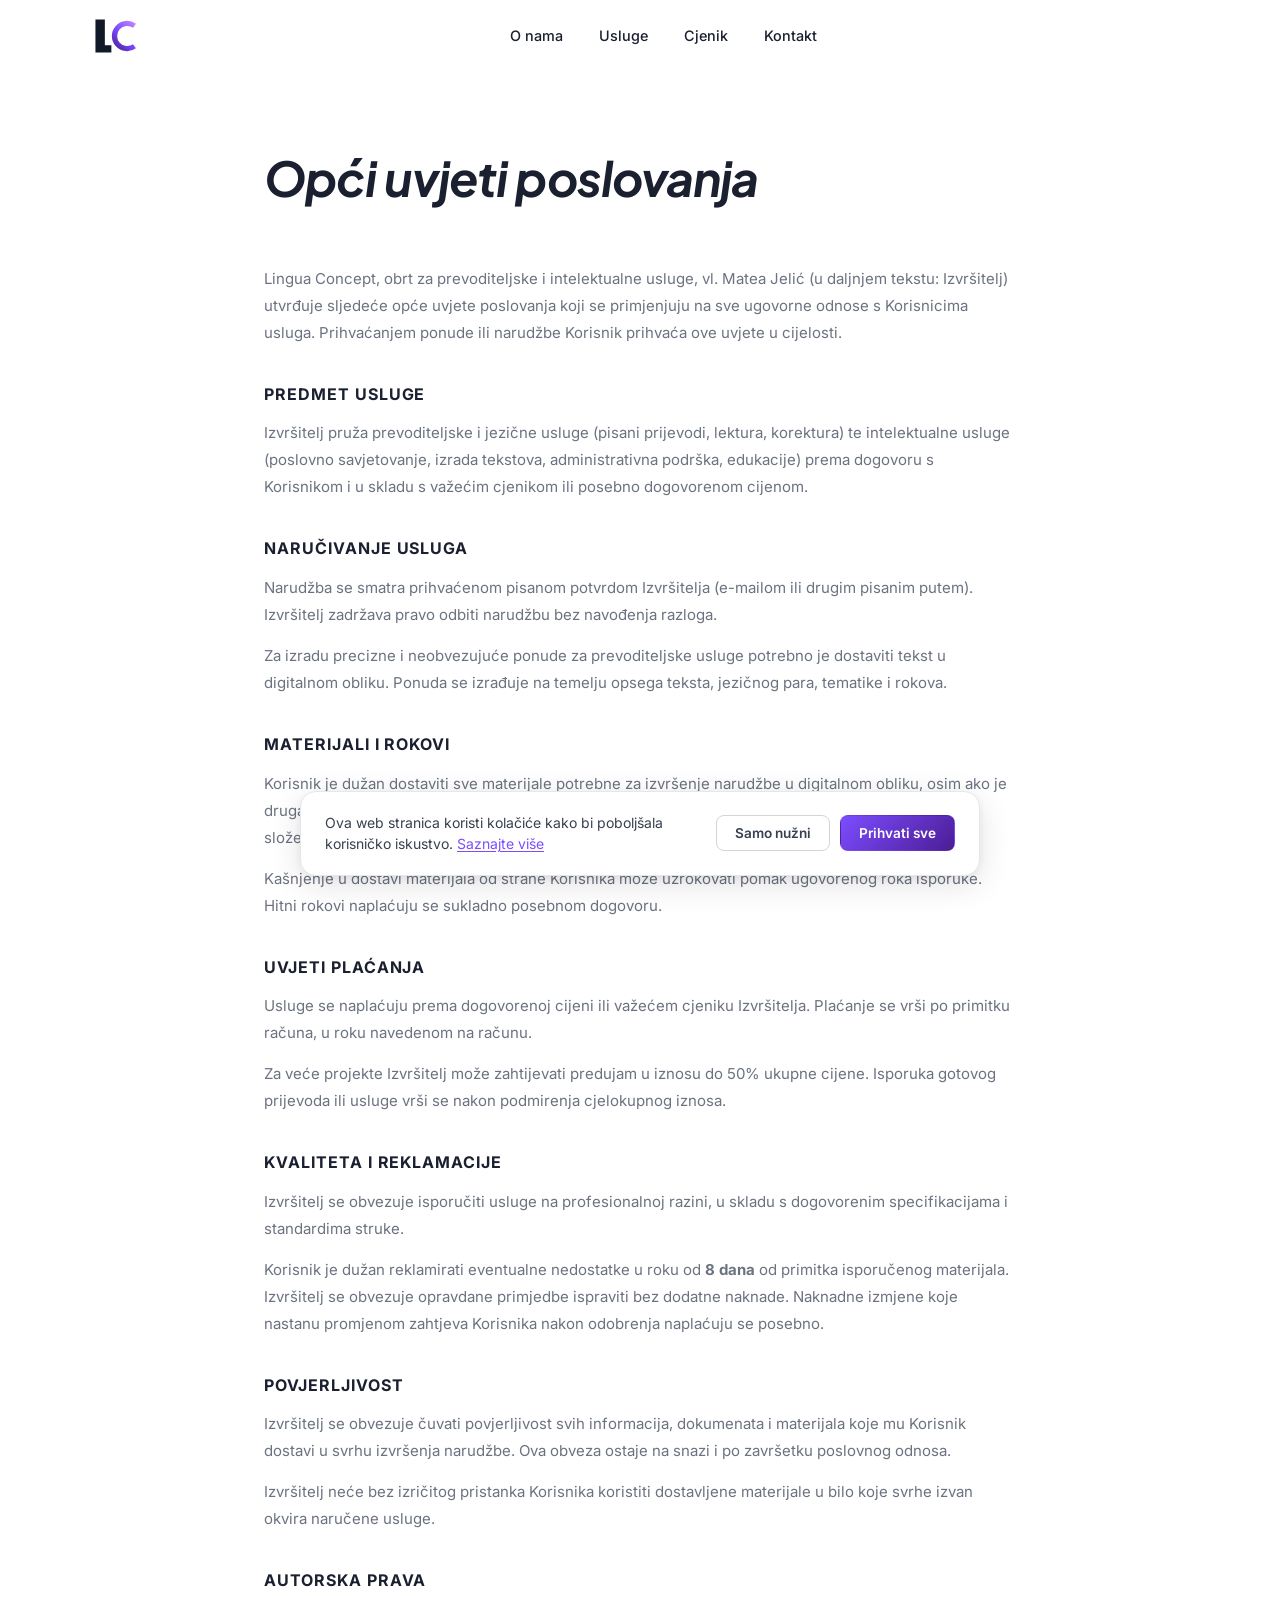
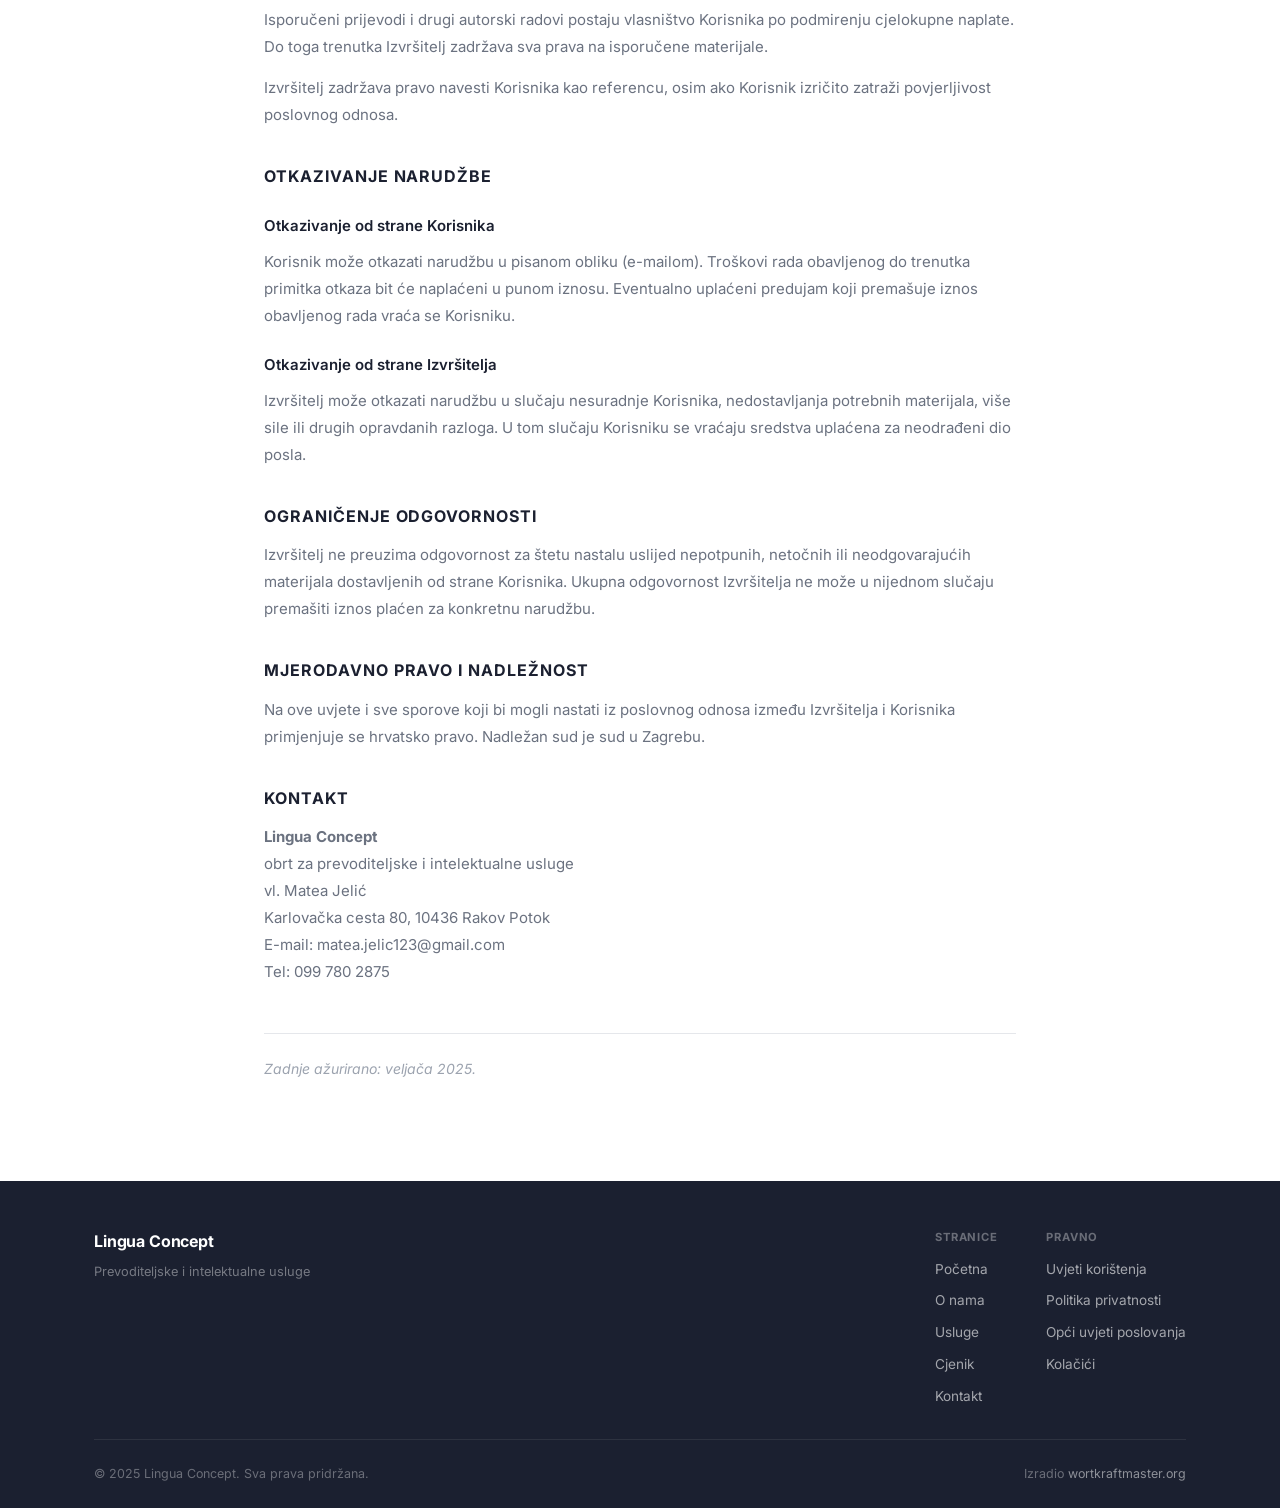
<file: opci-uvjeti-poslovanja.html>
<!DOCTYPE html>
<html lang="hr">
<head>
  <meta charset="UTF-8" />
  <meta name="viewport" content="width=device-width, initial-scale=1.0" />
  <meta name="description" content="Opći uvjeti poslovanja – Lingua Concept" />
  <title>Opći uvjeti poslovanja – Lingua Concept</title>
  <link rel="stylesheet" href="styles.css" />
  <link rel="preconnect" href="https://fonts.googleapis.com" />
  <link rel="preconnect" href="https://fonts.gstatic.com" crossorigin />
  <link
    href="https://fonts.googleapis.com/css2?family=Inter:wght@300;400;500;600;700;800;900&family=Plus+Jakarta+Sans:ital,wght@0,400;0,600;0,700;0,800;1,400;1,600;1,700&display=swap"
    rel="stylesheet"
  />
  <style>
    .legal-content { padding: 140px 0 100px; }
    .legal-container { max-width: 800px; margin: 0 auto; padding: 0 24px; }
    .legal-title {
      font-family: 'Plus Jakarta Sans', system-ui, sans-serif;
      font-size: clamp(2rem, 4vw, 3rem);
      font-weight: 700;
      font-style: italic;
      margin-bottom: 48px;
      color: var(--text-heading);
      letter-spacing: -0.02em;
    }
    .legal-section { margin-bottom: 36px; }
    .legal-section h2 {
      font-size: 1rem;
      font-weight: 700;
      text-transform: uppercase;
      letter-spacing: 0.06em;
      margin-bottom: 12px;
      margin-top: 32px;
      color: var(--text-heading);
    }
    .legal-section h3 {
      font-size: 0.9375rem;
      font-weight: 600;
      margin-bottom: 10px;
      margin-top: 24px;
      color: var(--text-heading);
    }
    .legal-section p {
      font-size: 0.9375rem;
      line-height: 1.8;
      margin-bottom: 14px;
      color: var(--text-body);
    }
    .legal-section ul {
      margin-left: 20px;
      margin-bottom: 14px;
      list-style: disc;
    }
    .legal-section li {
      font-size: 0.9375rem;
      line-height: 1.8;
      margin-bottom: 8px;
      color: var(--text-body);
    }
    .legal-meta {
      font-size: 0.875rem;
      color: var(--text-muted);
      font-style: italic;
      margin-top: 48px;
      padding-top: 24px;
      border-top: 1px solid var(--border-color);
    }
  </style>
</head>
<body>

  <!-- ===== NAVIGATION ===== -->
  <header class="header">
    <nav class="nav container">
      <a href="index.html" class="nav__logo">
        <img src="img/icon.svg" alt="Lingua Concept" class="nav__logo-icon" />
      </a>
      <ul class="nav__links" id="navLinks">
        <li><a href="o-nama.html">O nama</a></li>
        <li><a href="usluge.html">Usluge</a></li>
        <li><a href="cjenik.html">Cjenik</a></li>
        <li><a href="kontakt.html">Kontakt</a></li>
      </ul>
      <div class="nav__actions"></div>
      <button class="nav__toggle" id="navToggle" aria-label="Toggle menu">
        <span></span><span></span><span></span>
      </button>
    </nav>
  </header>

  <!-- ===== CONTENT ===== -->
  <section class="legal-content">
    <div class="legal-container">
      <h1 class="legal-title">Opći uvjeti poslovanja</h1>

      <div class="legal-section">
        <p>Lingua Concept, obrt za prevoditeljske i intelektualne usluge, vl. Matea Jelić (u daljnjem tekstu: Izvršitelj) utvrđuje sljedeće opće uvjete poslovanja koji se primjenjuju na sve ugovorne odnose s Korisnicima usluga. Prihvaćanjem ponude ili narudžbe Korisnik prihvaća ove uvjete u cijelosti.</p>
      </div>

      <div class="legal-section">
        <h2>Predmet usluge</h2>
        <p>Izvršitelj pruža prevoditeljske i jezične usluge (pisani prijevodi, lektura, korektura) te intelektualne usluge (poslovno savjetovanje, izrada tekstova, administrativna podrška, edukacije) prema dogovoru s Korisnikom i u skladu s važećim cjenikom ili posebno dogovorenom cijenom.</p>
      </div>

      <div class="legal-section">
        <h2>Naručivanje usluga</h2>
        <p>Narudžba se smatra prihvaćenom pisanom potvrdom Izvršitelja (e-mailom ili drugim pisanim putem). Izvršitelj zadržava pravo odbiti narudžbu bez navođenja razloga.</p>
        <p>Za izradu precizne i neobvezujuće ponude za prevoditeljske usluge potrebno je dostaviti tekst u digitalnom obliku. Ponuda se izrađuje na temelju opsega teksta, jezičnog para, tematike i rokova.</p>
      </div>

      <div class="legal-section">
        <h2>Materijali i rokovi</h2>
        <p>Korisnik je dužan dostaviti sve materijale potrebne za izvršenje narudžbe u digitalnom obliku, osim ako je drugačije dogovoreno. Rokovi isporuke dogovaraju se pri sklapanju narudžbe i ovise o opsegu i složenosti posla.</p>
        <p>Kašnjenje u dostavi materijala od strane Korisnika može uzrokovati pomak ugovorenog roka isporuke. Hitni rokovi naplaćuju se sukladno posebnom dogovoru.</p>
      </div>

      <div class="legal-section">
        <h2>Uvjeti plaćanja</h2>
        <p>Usluge se naplaćuju prema dogovorenoj cijeni ili važećem cjeniku Izvršitelja. Plaćanje se vrši po primitku računa, u roku navedenom na računu.</p>
        <p>Za veće projekte Izvršitelj može zahtijevati predujam u iznosu do 50% ukupne cijene. Isporuka gotovog prijevoda ili usluge vrši se nakon podmirenja cjelokupnog iznosa.</p>
      </div>

      <div class="legal-section">
        <h2>Kvaliteta i reklamacije</h2>
        <p>Izvršitelj se obvezuje isporučiti usluge na profesionalnoj razini, u skladu s dogovorenim specifikacijama i standardima struke.</p>
        <p>Korisnik je dužan reklamirati eventualne nedostatke u roku od <strong>8 dana</strong> od primitka isporučenog materijala. Izvršitelj se obvezuje opravdane primjedbe ispraviti bez dodatne naknade. Naknadne izmjene koje nastanu promjenom zahtjeva Korisnika nakon odobrenja naplaćuju se posebno.</p>
      </div>

      <div class="legal-section">
        <h2>Povjerljivost</h2>
        <p>Izvršitelj se obvezuje čuvati povjerljivost svih informacija, dokumenata i materijala koje mu Korisnik dostavi u svrhu izvršenja narudžbe. Ova obveza ostaje na snazi i po završetku poslovnog odnosa.</p>
        <p>Izvršitelj neće bez izričitog pristanka Korisnika koristiti dostavljene materijale u bilo koje svrhe izvan okvira naručene usluge.</p>
      </div>

      <div class="legal-section">
        <h2>Autorska prava</h2>
        <p>Isporučeni prijevodi i drugi autorski radovi postaju vlasništvo Korisnika po podmirenju cjelokupne naplate. Do toga trenutka Izvršitelj zadržava sva prava na isporučene materijale.</p>
        <p>Izvršitelj zadržava pravo navesti Korisnika kao referencu, osim ako Korisnik izričito zatraži povjerljivost poslovnog odnosa.</p>
      </div>

      <div class="legal-section">
        <h2>Otkazivanje narudžbe</h2>
        <h3>Otkazivanje od strane Korisnika</h3>
        <p>Korisnik može otkazati narudžbu u pisanom obliku (e-mailom). Troškovi rada obavljenog do trenutka primitka otkaza bit će naplaćeni u punom iznosu. Eventualno uplaćeni predujam koji premašuje iznos obavljenog rada vraća se Korisniku.</p>

        <h3>Otkazivanje od strane Izvršitelja</h3>
        <p>Izvršitelj može otkazati narudžbu u slučaju nesuradnje Korisnika, nedostavljanja potrebnih materijala, više sile ili drugih opravdanih razloga. U tom slučaju Korisniku se vraćaju sredstva uplaćena za neodrađeni dio posla.</p>
      </div>

      <div class="legal-section">
        <h2>Ograničenje odgovornosti</h2>
        <p>Izvršitelj ne preuzima odgovornost za štetu nastalu uslijed nepotpunih, netočnih ili neodgovarajućih materijala dostavljenih od strane Korisnika. Ukupna odgovornost Izvršitelja ne može u nijednom slučaju premašiti iznos plaćen za konkretnu narudžbu.</p>
      </div>

      <div class="legal-section">
        <h2>Mjerodavno pravo i nadležnost</h2>
        <p>Na ove uvjete i sve sporove koji bi mogli nastati iz poslovnog odnosa između Izvršitelja i Korisnika primjenjuje se hrvatsko pravo. Nadležan sud je sud u Zagrebu.</p>
      </div>

      <div class="legal-section">
        <h2>Kontakt</h2>
        <p>
          <strong>Lingua Concept</strong><br>
          obrt za prevoditeljske i intelektualne usluge<br>
          vl. Matea Jelić<br>
          Karlovačka cesta 80, 10436 Rakov Potok<br>
          E-mail: matea.jelic123@gmail.com<br>
          Tel: 099 780 2875
        </p>
      </div>

      <p class="legal-meta">Zadnje ažurirano: veljača 2025.</p>
    </div>
  </section>

  <!-- ===== FOOTER ===== -->
  <footer class="footer">
    <div class="container">
      <div class="footer__top">
        <div class="footer__brand">
          <span class="footer__brand-name">Lingua Concept</span>
          <span class="footer__brand-desc">Prevoditeljske i intelektualne usluge</span>
        </div>
        <nav class="footer__nav" aria-label="Karta stranica">
          <div class="footer__nav-group">
            <span class="footer__nav-label">Stranice</span>
            <a href="index.html" class="footer__nav-link">Početna</a>
            <a href="o-nama.html" class="footer__nav-link">O nama</a>
            <a href="usluge.html" class="footer__nav-link">Usluge</a>
            <a href="cjenik.html" class="footer__nav-link">Cjenik</a>
            <a href="kontakt.html" class="footer__nav-link">Kontakt</a>
          </div>
          <div class="footer__nav-group">
            <span class="footer__nav-label">Pravno</span>
            <a href="uvjeti-koristenja.html" class="footer__nav-link">Uvjeti korištenja</a>
            <a href="politika-privatnosti.html" class="footer__nav-link">Politika privatnosti</a>
            <a href="opci-uvjeti-poslovanja.html" class="footer__nav-link">Opći uvjeti poslovanja</a>
            <a href="kolacici.html" class="footer__nav-link">Kolačići</a>
          </div>
        </nav>
      </div>
      <div class="footer__bottom">
        <p>&copy; 2025 Lingua Concept. Sva prava pridr&zcaron;ana.</p>
        <p class="footer__credit">Izradio <a href="https://wortkraftmaster.org/" target="_blank" rel="noopener noreferrer">wortkraftmaster.org</a></p>
      </div>
    </div>
  </footer>

  <script src="script.js"></script>
</body>
</html>
</file>
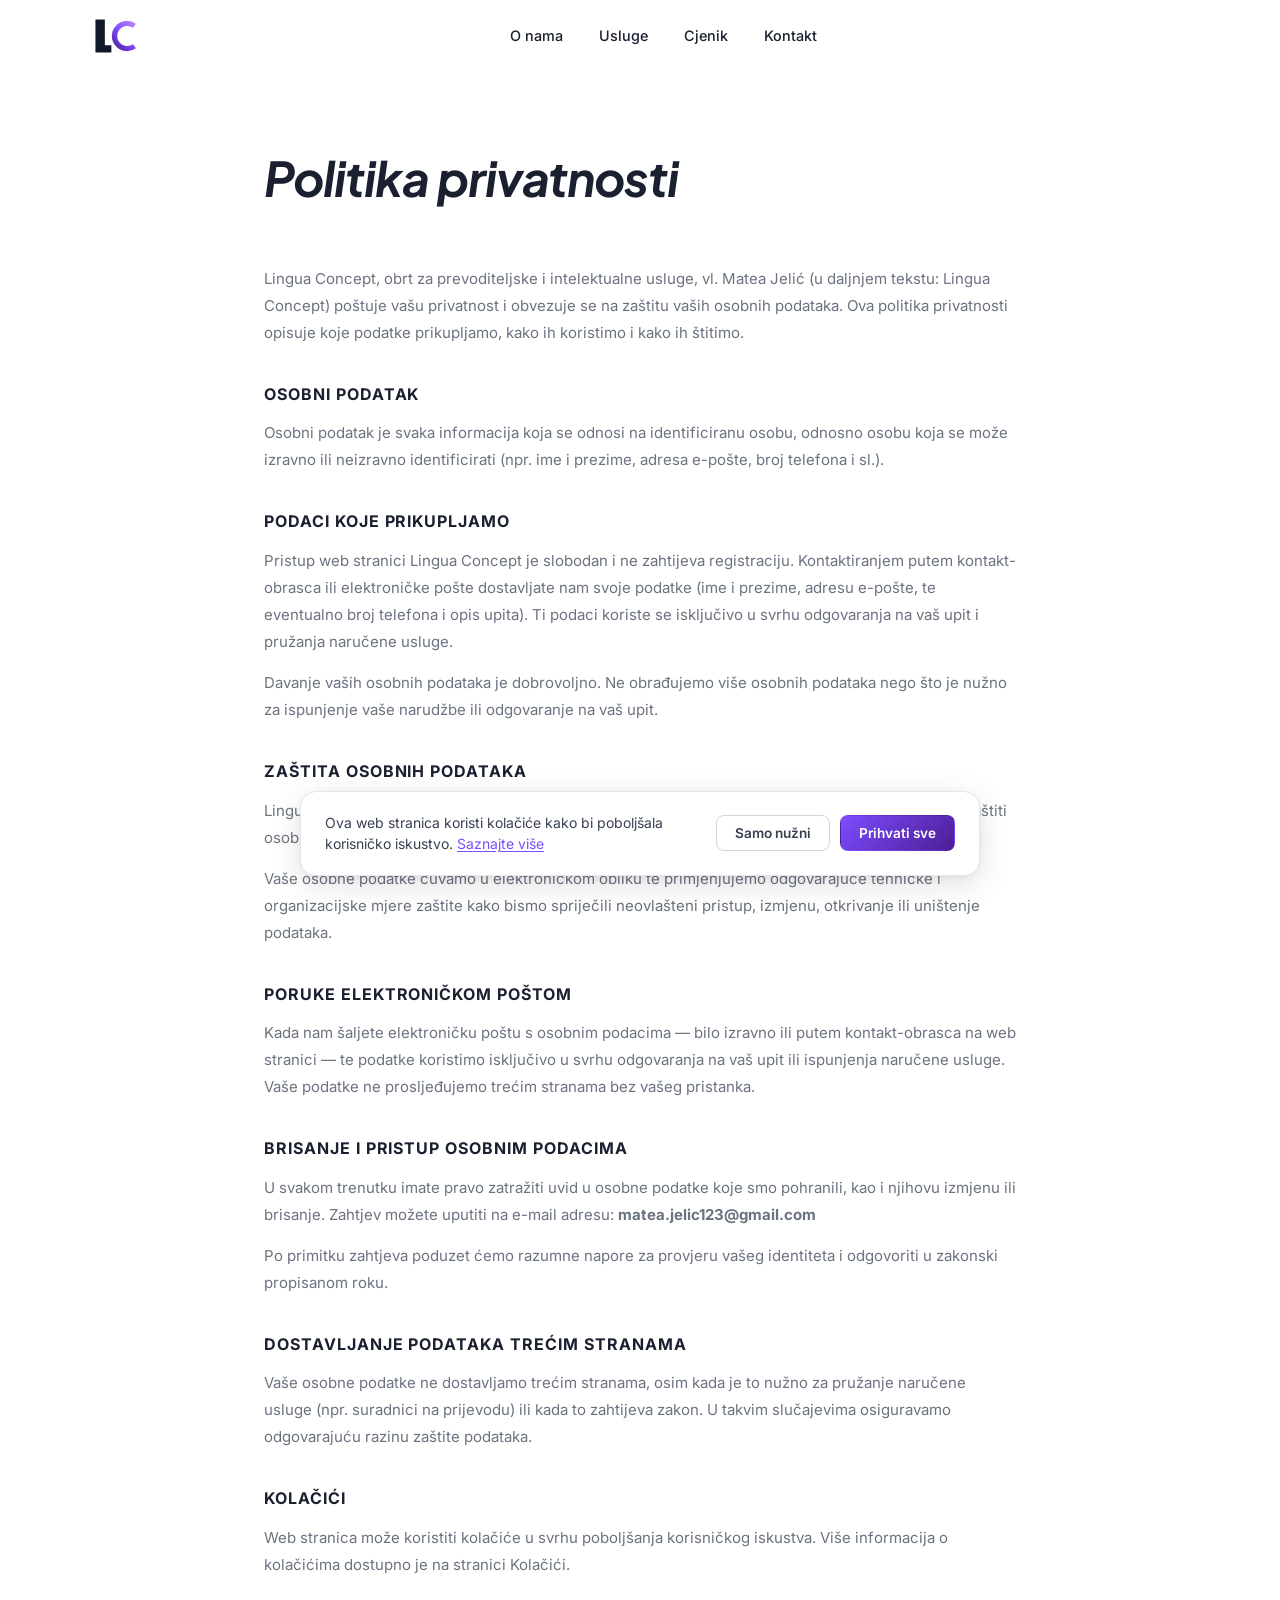
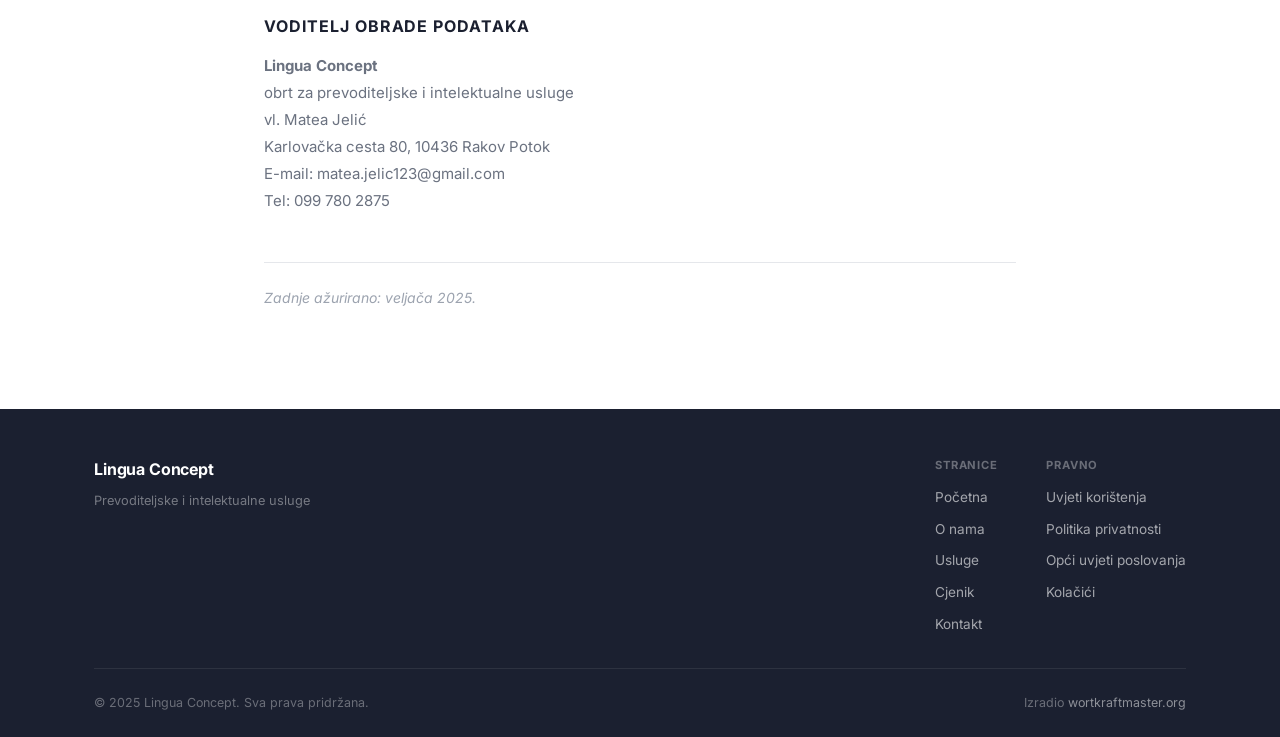
<file: politika-privatnosti.html>
<!DOCTYPE html>
<html lang="hr">
<head>
  <meta charset="UTF-8" />
  <meta name="viewport" content="width=device-width, initial-scale=1.0" />
  <meta name="description" content="Politika privatnosti – Lingua Concept" />
  <title>Politika privatnosti – Lingua Concept</title>
  <link rel="stylesheet" href="styles.css" />
  <link rel="preconnect" href="https://fonts.googleapis.com" />
  <link rel="preconnect" href="https://fonts.gstatic.com" crossorigin />
  <link
    href="https://fonts.googleapis.com/css2?family=Inter:wght@300;400;500;600;700;800;900&family=Plus+Jakarta+Sans:ital,wght@0,400;0,600;0,700;0,800;1,400;1,600;1,700&display=swap"
    rel="stylesheet"
  />
  <style>
    .legal-content { padding: 140px 0 100px; }
    .legal-container { max-width: 800px; margin: 0 auto; padding: 0 24px; }
    .legal-title {
      font-family: 'Plus Jakarta Sans', system-ui, sans-serif;
      font-size: clamp(2rem, 4vw, 3rem);
      font-weight: 700;
      font-style: italic;
      margin-bottom: 48px;
      color: var(--text-heading);
      letter-spacing: -0.02em;
    }
    .legal-section { margin-bottom: 36px; }
    .legal-section h2 {
      font-size: 1rem;
      font-weight: 700;
      text-transform: uppercase;
      letter-spacing: 0.06em;
      margin-bottom: 12px;
      margin-top: 32px;
      color: var(--text-heading);
    }
    .legal-section h3 {
      font-size: 0.9375rem;
      font-weight: 600;
      margin-bottom: 10px;
      margin-top: 24px;
      color: var(--text-heading);
    }
    .legal-section p {
      font-size: 0.9375rem;
      line-height: 1.8;
      margin-bottom: 14px;
      color: var(--text-body);
    }
    .legal-section ul {
      margin-left: 20px;
      margin-bottom: 14px;
      list-style: disc;
    }
    .legal-section li {
      font-size: 0.9375rem;
      line-height: 1.8;
      margin-bottom: 8px;
      color: var(--text-body);
    }
    .legal-meta {
      font-size: 0.875rem;
      color: var(--text-muted);
      font-style: italic;
      margin-top: 48px;
      padding-top: 24px;
      border-top: 1px solid var(--border-color);
    }
  </style>
</head>
<body>

  <!-- ===== NAVIGATION ===== -->
  <header class="header">
    <nav class="nav container">
      <a href="index.html" class="nav__logo">
        <img src="img/icon.svg" alt="Lingua Concept" class="nav__logo-icon" />
      </a>
      <ul class="nav__links" id="navLinks">
        <li><a href="o-nama.html">O nama</a></li>
        <li><a href="usluge.html">Usluge</a></li>
        <li><a href="cjenik.html">Cjenik</a></li>
        <li><a href="kontakt.html">Kontakt</a></li>
      </ul>
      <div class="nav__actions"></div>
      <button class="nav__toggle" id="navToggle" aria-label="Toggle menu">
        <span></span><span></span><span></span>
      </button>
    </nav>
  </header>

  <!-- ===== CONTENT ===== -->
  <section class="legal-content">
    <div class="legal-container">
      <h1 class="legal-title">Politika privatnosti</h1>

      <div class="legal-section">
        <p>Lingua Concept, obrt za prevoditeljske i intelektualne usluge, vl. Matea Jelić (u daljnjem tekstu: Lingua Concept) poštuje vašu privatnost i obvezuje se na zaštitu vaših osobnih podataka. Ova politika privatnosti opisuje koje podatke prikupljamo, kako ih koristimo i kako ih štitimo.</p>
      </div>

      <div class="legal-section">
        <h2>Osobni podatak</h2>
        <p>Osobni podatak je svaka informacija koja se odnosi na identificiranu osobu, odnosno osobu koja se može izravno ili neizravno identificirati (npr. ime i prezime, adresa e-pošte, broj telefona i sl.).</p>
      </div>

      <div class="legal-section">
        <h2>Podaci koje prikupljamo</h2>
        <p>Pristup web stranici Lingua Concept je slobodan i ne zahtijeva registraciju. Kontaktiranjem putem kontakt-obrasca ili elektroničke pošte dostavljate nam svoje podatke (ime i prezime, adresu e-pošte, te eventualno broj telefona i opis upita). Ti podaci koriste se isključivo u svrhu odgovaranja na vaš upit i pružanja naručene usluge.</p>
        <p>Davanje vaših osobnih podataka je dobrovoljno. Ne obrađujemo više osobnih podataka nego što je nužno za ispunjenje vaše narudžbe ili odgovaranje na vaš upit.</p>
      </div>

      <div class="legal-section">
        <h2>Zaštita osobnih podataka</h2>
        <p>Lingua Concept obrađuje vaše osobne podatke pošteno i zakonito, u skladu s važećim propisima o zaštiti osobnih podataka (GDPR i Zakon o provedbi Opće uredbe o zaštiti podataka).</p>
        <p>Vaše osobne podatke čuvamo u elektroničkom obliku te primjenjujemo odgovarajuće tehničke i organizacijske mjere zaštite kako bismo spriječili neovlašteni pristup, izmjenu, otkrivanje ili uništenje podataka.</p>
      </div>

      <div class="legal-section">
        <h2>Poruke elektroničkom poštom</h2>
        <p>Kada nam šaljete elektroničku poštu s osobnim podacima — bilo izravno ili putem kontakt-obrasca na web stranici — te podatke koristimo isključivo u svrhu odgovaranja na vaš upit ili ispunjenja naručene usluge. Vaše podatke ne prosljeđujemo trećim stranama bez vašeg pristanka.</p>
      </div>

      <div class="legal-section">
        <h2>Brisanje i pristup osobnim podacima</h2>
        <p>U svakom trenutku imate pravo zatražiti uvid u osobne podatke koje smo pohranili, kao i njihovu izmjenu ili brisanje. Zahtjev možete uputiti na e-mail adresu: <strong>matea.jelic123@gmail.com</strong></p>
        <p>Po primitku zahtjeva poduzet ćemo razumne napore za provjeru vašeg identiteta i odgovoriti u zakonski propisanom roku.</p>
      </div>

      <div class="legal-section">
        <h2>Dostavljanje podataka trećim stranama</h2>
        <p>Vaše osobne podatke ne dostavljamo trećim stranama, osim kada je to nužno za pružanje naručene usluge (npr. suradnici na prijevodu) ili kada to zahtijeva zakon. U takvim slučajevima osiguravamo odgovarajuću razinu zaštite podataka.</p>
      </div>

      <div class="legal-section">
        <h2>Kolačići</h2>
        <p>Web stranica može koristiti kolačiće u svrhu poboljšanja korisničkog iskustva. Više informacija o kolačićima dostupno je na stranici <a href="kolacici.html">Kolačići</a>.</p>
      </div>

      <div class="legal-section">
        <h2>Voditelj obrade podataka</h2>
        <p>
          <strong>Lingua Concept</strong><br>
          obrt za prevoditeljske i intelektualne usluge<br>
          vl. Matea Jelić<br>
          Karlovačka cesta 80, 10436 Rakov Potok<br>
          E-mail: matea.jelic123@gmail.com<br>
          Tel: 099 780 2875
        </p>
      </div>

      <p class="legal-meta">Zadnje ažurirano: veljača 2025.</p>
    </div>
  </section>

  <!-- ===== FOOTER ===== -->
  <footer class="footer">
    <div class="container">
      <div class="footer__top">
        <div class="footer__brand">
          <span class="footer__brand-name">Lingua Concept</span>
          <span class="footer__brand-desc">Prevoditeljske i intelektualne usluge</span>
        </div>
        <nav class="footer__nav" aria-label="Karta stranica">
          <div class="footer__nav-group">
            <span class="footer__nav-label">Stranice</span>
            <a href="index.html" class="footer__nav-link">Početna</a>
            <a href="o-nama.html" class="footer__nav-link">O nama</a>
            <a href="usluge.html" class="footer__nav-link">Usluge</a>
            <a href="cjenik.html" class="footer__nav-link">Cjenik</a>
            <a href="kontakt.html" class="footer__nav-link">Kontakt</a>
          </div>
          <div class="footer__nav-group">
            <span class="footer__nav-label">Pravno</span>
            <a href="uvjeti-koristenja.html" class="footer__nav-link">Uvjeti korištenja</a>
            <a href="politika-privatnosti.html" class="footer__nav-link">Politika privatnosti</a>
            <a href="opci-uvjeti-poslovanja.html" class="footer__nav-link">Opći uvjeti poslovanja</a>
            <a href="kolacici.html" class="footer__nav-link">Kolačići</a>
          </div>
        </nav>
      </div>
      <div class="footer__bottom">
        <p>&copy; 2025 Lingua Concept. Sva prava pridr&zcaron;ana.</p>
        <p class="footer__credit">Izradio <a href="https://wortkraftmaster.org/" target="_blank" rel="noopener noreferrer">wortkraftmaster.org</a></p>
      </div>
    </div>
  </footer>

  <script src="script.js"></script>
</body>
</html>
</file>
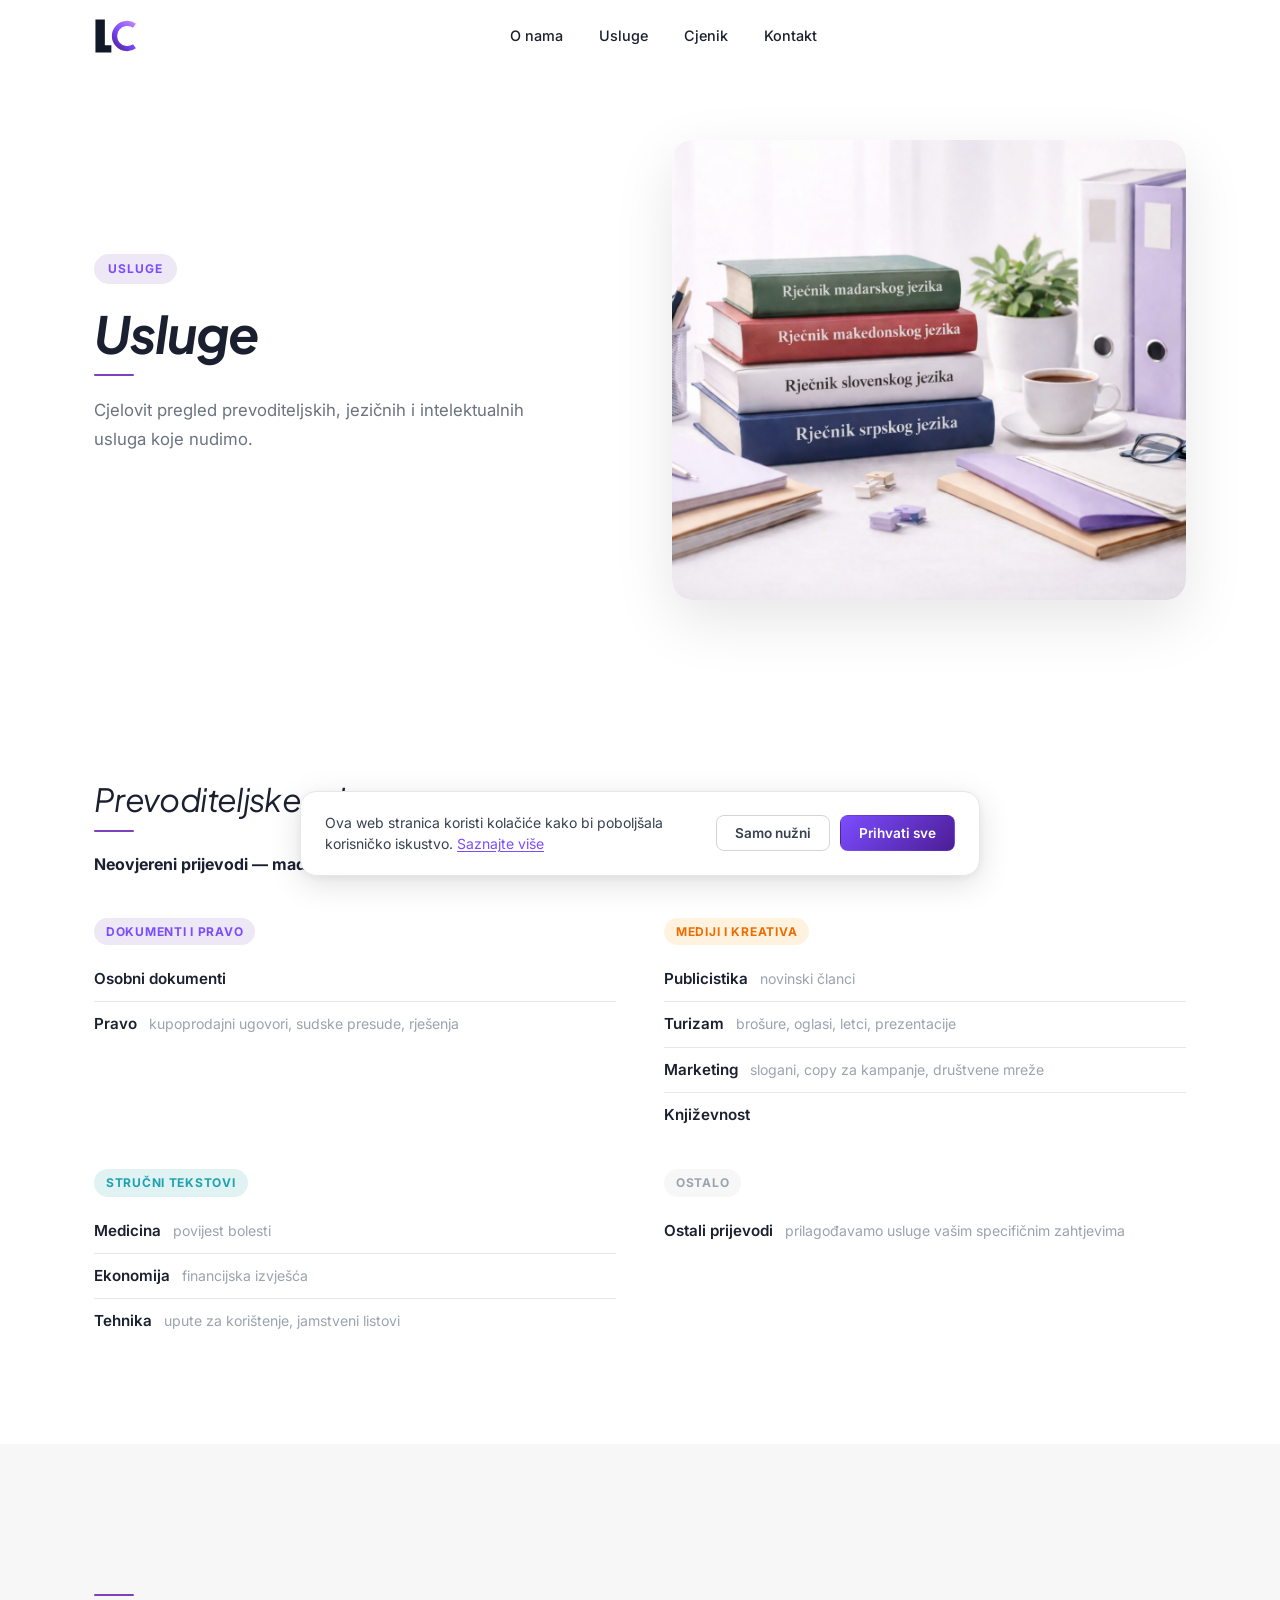
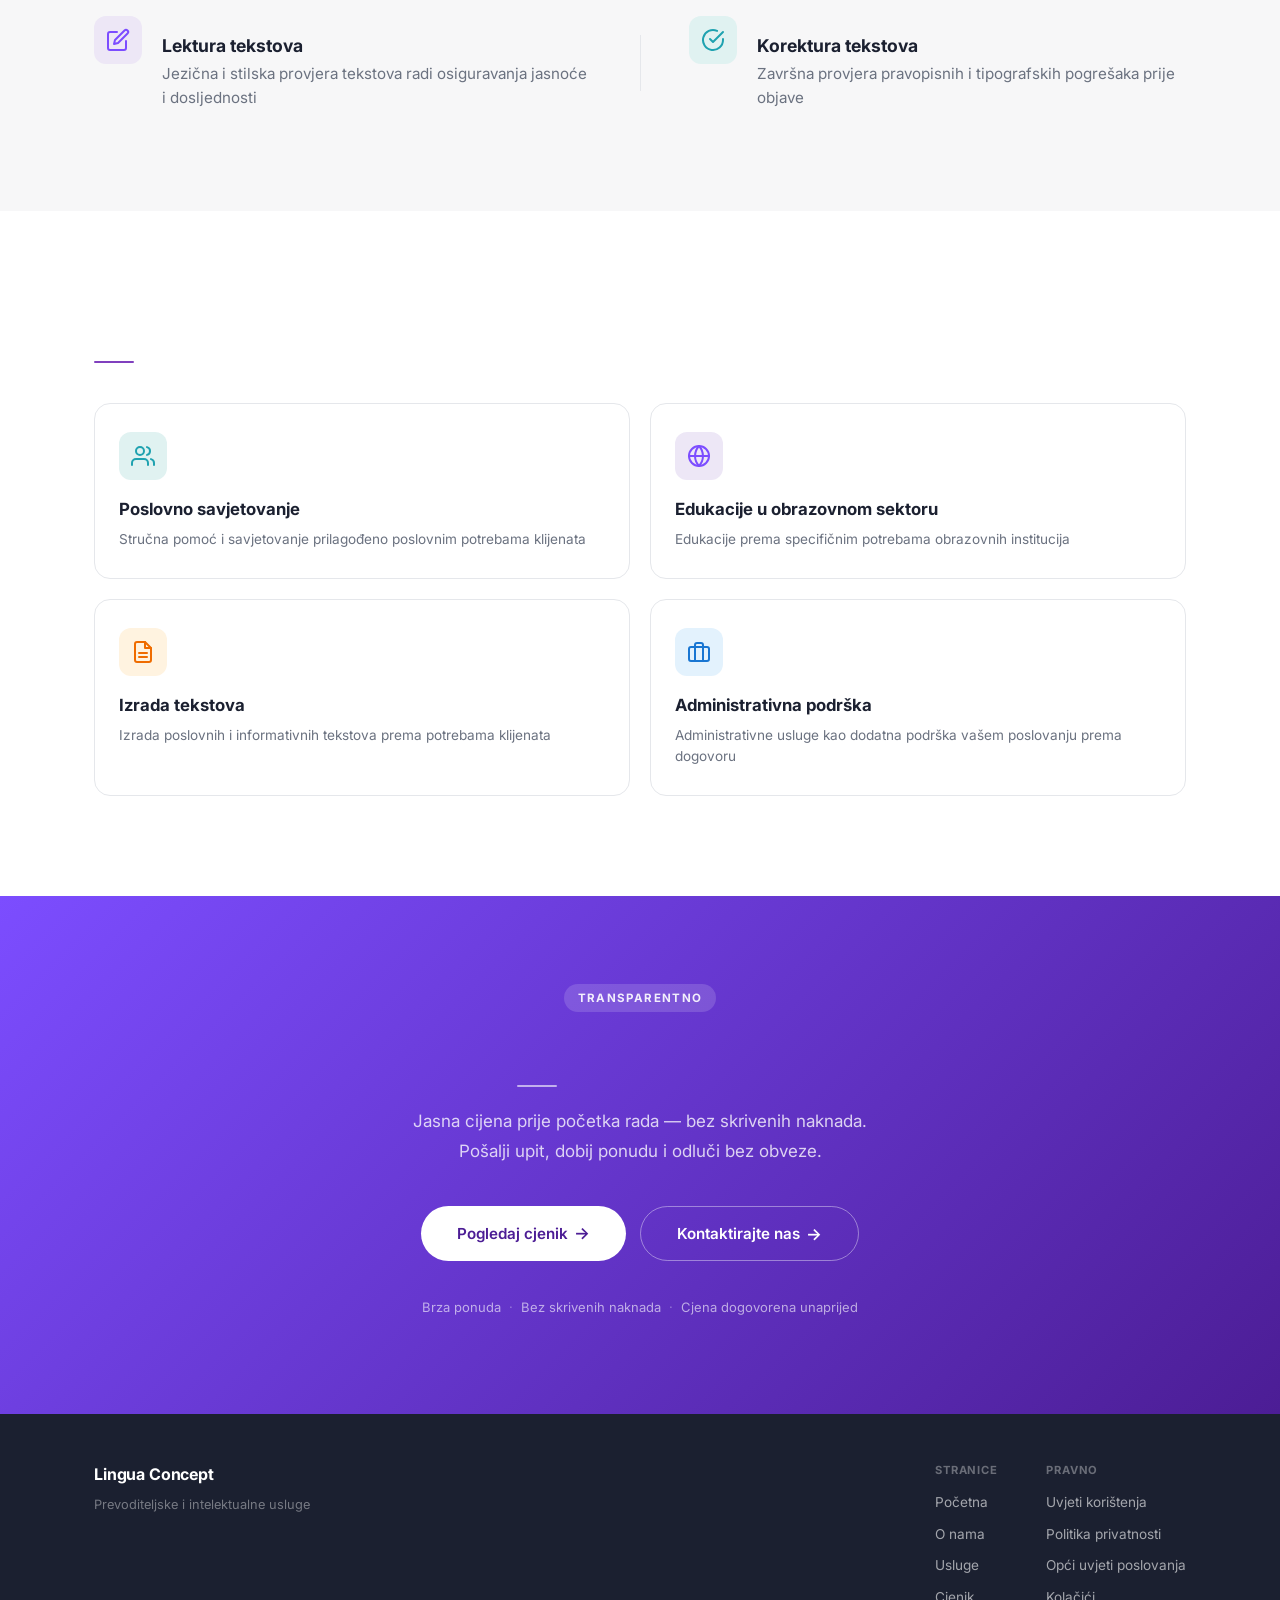
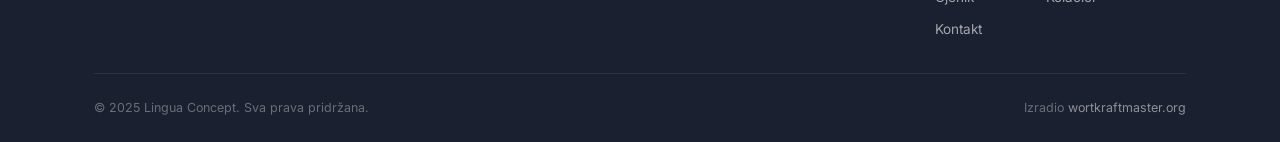
<file: usluge.html>
<!DOCTYPE html>
<html lang="hr">
<head>
  <meta charset="UTF-8" />
  <meta name="viewport" content="width=device-width, initial-scale=1.0" />
  <title>Usluge – Lingua Concept</title>
  <link rel="icon" type="image/svg+xml" href="img/icon.svg" />
  <link rel="stylesheet" href="styles.css" />
  <link rel="preconnect" href="https://fonts.googleapis.com" />
  <link rel="preconnect" href="https://fonts.gstatic.com" crossorigin />
  <link
    href="https://fonts.googleapis.com/css2?family=Inter:wght@400;500;600;700;800;900&family=Plus+Jakarta+Sans:ital,wght@0,400;0,600;0,700;0,800;1,400;1,600;1,700&display=swap"
    rel="stylesheet"
  />
</head>
<body>
  <!-- ===== NAVIGATION ===== -->
  <header class="header">
    <nav class="nav container">
      <a href="index.html" class="nav__logo">
        <img src="img/icon.svg" alt="Lingua Concept" class="nav__logo-icon" />
      </a>

      <ul class="nav__links" id="navLinks">
        <li><a href="o-nama.html">O nama</a></li>
        <li><a href="usluge.html">Usluge</a></li>
        <li><a href="cjenik.html">Cjenik</a></li>
        <li><a href="kontakt.html">Kontakt</a></li>
      </ul>

      <div class="nav__actions">
      </div>

      <button class="nav__toggle" id="navToggle" aria-label="Toggle menu">
        <span></span><span></span><span></span>
      </button>
    </nav>
  </header>

  <!-- ===== HERO ===== -->
  <section class="page-hero">
    <div class="container page-hero__inner">

      <div class="page-hero__text">
        <span class="page-hero__badge">Usluge</span>
        <h1 class="page-hero__title">Usluge</h1>
        <p class="page-hero__desc">Cjelovit pregled prevoditeljskih, jezičnih i intelektualnih usluga koje nudimo.</p>
      </div>

      <div class="page-hero__image-wrap">
        <img src="img/Kartica Usluge.png"
             alt="Usluge – Lingua Concept"
             class="page-hero__image" />
      </div>

    </div>
  </section>

  <!-- ===== PREVODITELJSKE USLUGE ===== -->
  <section class="usluge-section">
    <div class="container">
      <h2 class="usluge-section__title">Prevoditeljske usluge</h2>
     

      <p class="usluge-section__subtitle" style="font-weight: 700; color: var(--text-heading);">Neovjereni prijevodi — mađarski, makedonski, slovenski, srpski</p>
      <div class="usluge-table usluge-table--grid" id="uslugePills">
        <!-- Dokumenti i pravo -->
        <div class="usluge-table__group">
          <span class="usluge-table__group-label usluge-table__group-label--purple">Dokumenti i pravo</span>
          <div class="usluge-table__row">
            <span class="usluge-table__name">Osobni dokumenti</span>
          </div>
          <div class="usluge-table__row">
            <span class="usluge-table__name">Pravo</span>
            <span class="usluge-table__detail">kupoprodajni ugovori, sudske presude, rješenja</span>
          </div>
        </div>
        <!-- Mediji i kreativa -->
        <div class="usluge-table__group">
          <span class="usluge-table__group-label usluge-table__group-label--orange">Mediji i kreativa</span>
          <div class="usluge-table__row">
            <span class="usluge-table__name">Publicistika</span>
            <span class="usluge-table__detail">novinski članci</span>
          </div>
          <div class="usluge-table__row">
            <span class="usluge-table__name">Turizam</span>
            <span class="usluge-table__detail">brošure, oglasi, letci, prezentacije</span>
          </div>
          <div class="usluge-table__row">
            <span class="usluge-table__name">Marketing</span>
            <span class="usluge-table__detail">slogani, copy za kampanje, društvene mreže</span>
          </div>
          <div class="usluge-table__row">
            <span class="usluge-table__name">Književnost</span>
          </div>
        </div>
        <!-- Stručni tekstovi -->
        <div class="usluge-table__group">
          <span class="usluge-table__group-label usluge-table__group-label--teal">Stručni tekstovi</span>
          <div class="usluge-table__row">
            <span class="usluge-table__name">Medicina</span>
            <span class="usluge-table__detail">povijest bolesti</span>
          </div>
          <div class="usluge-table__row">
            <span class="usluge-table__name">Ekonomija</span>
            <span class="usluge-table__detail">financijska izvješća</span>
          </div>
          <div class="usluge-table__row">
            <span class="usluge-table__name">Tehnika</span>
            <span class="usluge-table__detail">upute za korištenje, jamstveni listovi</span>
          </div>
        </div>
        <!-- Ostalo -->
        <div class="usluge-table__group">
          <span class="usluge-table__group-label usluge-table__group-label--muted">Ostalo</span>
          <div class="usluge-table__row">
            <span class="usluge-table__name">Ostali prijevodi</span>
            <span class="usluge-table__detail">prilagođavamo usluge vašim specifičnim zahtjevima</span>
          </div>
        </div>
      </div>
    </div>
  </section>

  <!-- ===== OSTALE JEZIČNE USLUGE ===== -->
  <section class="usluge-section usluge-section--alt">
    <div class="container">
      <h2 class="usluge-section__title">Ostale jezične usluge</h2>
      <div class="cjenik-norms">
        <div class="cjenik-norms__row">
          <span class="cjenik-norms__icon cjenik-norms__icon--purple">
            <svg width="24" height="24" viewBox="0 0 24 24" fill="none" stroke="currentColor" stroke-width="2" stroke-linecap="round" stroke-linejoin="round"><path d="M11 4H4a2 2 0 0 0-2 2v14a2 2 0 0 0 2 2h14a2 2 0 0 0 2-2v-7"/><path d="M18.5 2.5a2.121 2.121 0 0 1 3 3L12 15l-4 1 1-4 9.5-9.5z"/></svg>
          </span>
          <div class="cjenik-norms__text">
            <span class="cjenik-norms__label">Lektura tekstova</span>
            <span class="cjenik-norms__dir">Jezična i stilska provjera tekstova radi osiguravanja jasnoće i dosljednosti</span>
          </div>
        </div>
        <div class="cjenik-norms__separator"></div>
        <div class="cjenik-norms__row">
          <span class="cjenik-norms__icon cjenik-norms__icon--teal">
            <svg width="24" height="24" viewBox="0 0 24 24" fill="none" stroke="currentColor" stroke-width="2" stroke-linecap="round" stroke-linejoin="round"><path d="M22 11.08V12a10 10 0 1 1-5.93-9.14"/><polyline points="22 4 12 14.01 9 11.01"/></svg>
          </span>
          <div class="cjenik-norms__text">
            <span class="cjenik-norms__label">Korektura tekstova</span>
            <span class="cjenik-norms__dir">Završna provjera pravopisnih i tipografskih pogrešaka prije objave</span>
          </div>
        </div>
      </div>
    </div>
  </section>

  <!-- ===== INTELEKTUALNE I ADMINISTRATIVNE USLUGE ===== -->
  <section class="usluge-section">
    <div class="container">
      <h2 class="usluge-section__title">Intelektualne i administrativne usluge</h2>
      <div class="usluge-grid usluge-grid--2 usluge-grid--intelekt">
        <div class="usluge-card">
          <span class="usluge-card__icon usluge-card__icon--teal">
            <svg width="24" height="24" viewBox="0 0 24 24" fill="none" stroke="currentColor" stroke-width="2" stroke-linecap="round" stroke-linejoin="round"><path d="M17 21v-2a4 4 0 0 0-4-4H5a4 4 0 0 0-4 4v2"/><circle cx="9" cy="7" r="4"/><path d="M23 21v-2a4 4 0 0 0-3-3.87"/><path d="M16 3.13a4 4 0 0 1 0 7.75"/></svg>
          </span>
          <h3 class="usluge-card__title">Poslovno savjetovanje</h3>
          <p class="usluge-card__desc">Stručna pomoć i savjetovanje prilagođeno poslovnim potrebama klijenata</p>
        </div>
        <div class="usluge-card">
          <span class="usluge-card__icon usluge-card__icon--purple">
            <svg width="24" height="24" viewBox="0 0 24 24" fill="none" stroke="currentColor" stroke-width="2" stroke-linecap="round" stroke-linejoin="round"><circle cx="12" cy="12" r="10"/><line x1="2" y1="12" x2="22" y2="12"/><path d="M12 2a15.3 15.3 0 0 1 4 10 15.3 15.3 0 0 1-4 10 15.3 15.3 0 0 1-4-10 15.3 15.3 0 0 1 4-10z"/></svg>
          </span>
          <h3 class="usluge-card__title">Edukacije u obrazovnom sektoru</h3>
          <p class="usluge-card__desc">Edukacije prema specifičnim potrebama obrazovnih institucija</p>
        </div>
        <div class="usluge-card">
          <span class="usluge-card__icon usluge-card__icon--orange">
            <svg width="24" height="24" viewBox="0 0 24 24" fill="none" stroke="currentColor" stroke-width="2" stroke-linecap="round" stroke-linejoin="round"><path d="M14 2H6a2 2 0 0 0-2 2v16a2 2 0 0 0 2 2h12a2 2 0 0 0 2-2V8z"/><polyline points="14 2 14 8 20 8"/><line x1="16" y1="13" x2="8" y2="13"/><line x1="16" y1="17" x2="8" y2="17"/></svg>
          </span>
          <h3 class="usluge-card__title">Izrada tekstova</h3>
          <p class="usluge-card__desc">Izrada poslovnih i informativnih tekstova prema potrebama klijenata</p>
        </div>
        <div class="usluge-card">
          <span class="usluge-card__icon usluge-card__icon--blue">
            <svg width="24" height="24" viewBox="0 0 24 24" fill="none" stroke="currentColor" stroke-width="2" stroke-linecap="round" stroke-linejoin="round"><rect x="2" y="7" width="20" height="14" rx="2" ry="2"/><path d="M16 21V5a2 2 0 0 0-2-2h-4a2 2 0 0 0-2 2v16"/></svg>
          </span>
          <h3 class="usluge-card__title">Administrativna podrška</h3>
          <p class="usluge-card__desc">Administrativne usluge kao dodatna podrška vašem poslovanju prema dogovoru</p>
        </div>
      </div>
    </div>
  </section>

  <!-- ===== CTA – CIJENIK ===== -->
  <section class="price-cta">
    <div class="container">
      <div class="price-cta__inner">
        <span class="price-cta__badge">Transparentno</span>
        <h2 class="price-cta__title">Zanima te cijena?</h2>
        <p class="price-cta__desc">
          Jasna cijena prije početka rada &mdash; bez skrivenih naknada.<br>
          Po&scaron;alji upit, dobij ponudu i odluči bez obveze.
        </p>
        <div class="price-cta__actions">
          <a href="cjenik.html" class="btn btn--white btn--lg">Pogledaj cjenik <span class="btn__arrow">&rarr;</span></a>
          <button type="button" class="btn btn--ghost-white btn--lg" id="ctaContactBtn">Kontaktirajte nas <span class="btn__arrow">&rarr;</span></button>
        </div>
        <div class="price-cta__pills">
          <span class="price-cta__pill">Brza ponuda</span>
          <span class="price-cta__pill">Bez skrivenih naknada</span>
          <span class="price-cta__pill">Cjena dogovorena unaprijed</span>
        </div>

        <!-- Inline contact form -->
        <div class="price-cta__form-wrap" id="ctaFormWrap" hidden>

          <div class="price-cta__form-success" id="ctaSuccess" hidden>
            <span class="price-cta__success-icon">
              <svg width="28" height="28" viewBox="0 0 24 24" fill="none" stroke="currentColor" stroke-width="2.5" stroke-linecap="round" stroke-linejoin="round">
                <path d="M22 11.08V12a10 10 0 1 1-5.93-9.14"/><polyline points="22 4 12 14.01 9 11.01"/>
              </svg>
            </span>
            <h3>Upit uspje&scaron;no poslan!</h3>
            <p>Hvala vam na upitu. Javit ćemo vam se u najkraćem mogućem roku na navedenu e-mail adresu.</p>
            <button type="button" class="btn btn--ghost-white" id="ctaReset">Po&scaron;alji novi upit</button>
          </div>

          <form class="price-cta__form" id="ctaForm" novalidate>

            <div class="price-cta__form-row">
              <div class="price-cta__form-group">
                <label class="price-cta__form-label" for="cf-ime">
                  Ime i prezime <span class="price-cta__form-required">*</span>
                </label>
                <input class="price-cta__form-input" type="text" id="cf-ime" name="ime"
                  placeholder="Ana Horvat" required autocomplete="name" />
                <span class="price-cta__form-error" id="cerr-ime"></span>
              </div>
              <div class="price-cta__form-group">
                <label class="price-cta__form-label" for="cf-email">
                  E-mail adresa <span class="price-cta__form-required">*</span>
                </label>
                <input class="price-cta__form-input" type="email" id="cf-email" name="email"
                  placeholder="ana@primjer.hr" required autocomplete="email" />
                <span class="price-cta__form-error" id="cerr-email"></span>
              </div>
            </div>

            <div class="price-cta__form-group price-cta__form-group--half">
              <label class="price-cta__form-label" for="cf-telefon">
                Telefon <span class="price-cta__form-optional">neobavezno</span>
              </label>
              <input class="price-cta__form-input" type="tel" id="cf-telefon" name="telefon"
                placeholder="+385 91 234 5678" autocomplete="tel" />
            </div>

            <div class="price-cta__form-group">
              <label class="price-cta__form-label" for="cf-poruka">
                Poruka <span class="price-cta__form-required">*</span>
              </label>
              <textarea class="price-cta__form-textarea" id="cf-poruka" name="poruka"
                placeholder="Opišite vaš upit, vrstu prijevoda, jezik i rok isporuke..."
                required rows="4"></textarea>
              <span class="price-cta__form-error" id="cerr-poruka"></span>
            </div>

            <div class="price-cta__form-footer">
              <p class="price-cta__form-note">
                <span class="price-cta__form-required">*</span> Obavezna polja
              </p>
              <button type="submit" class="btn btn--white btn--lg" id="ctaSubmit">
                Po&scaron;alji upit <span class="btn__arrow">&rarr;</span>
              </button>
            </div>

          </form>
        </div>

      </div>
    </div>
  </section>

  <!-- ===== FOOTER ===== -->
  <footer class="footer">
    <div class="container">
      <div class="footer__top">
        <div class="footer__brand">
          <span class="footer__brand-name">Lingua Concept</span>
          <span class="footer__brand-desc">Prevoditeljske i intelektualne usluge</span>
        </div>
        <nav class="footer__nav" aria-label="Karta stranica">
          <div class="footer__nav-group">
            <span class="footer__nav-label">Stranice</span>
            <a href="index.html" class="footer__nav-link">Početna</a>
            <a href="o-nama.html" class="footer__nav-link">O nama</a>
            <a href="usluge.html" class="footer__nav-link">Usluge</a>
            <a href="cjenik.html" class="footer__nav-link">Cjenik</a>
            <a href="kontakt.html" class="footer__nav-link">Kontakt</a>
          </div>
          <div class="footer__nav-group">
            <span class="footer__nav-label">Pravno</span>
            <a href="uvjeti-koristenja.html" class="footer__nav-link">Uvjeti korištenja</a>
            <a href="politika-privatnosti.html" class="footer__nav-link">Politika privatnosti</a>
            <a href="opci-uvjeti-poslovanja.html" class="footer__nav-link">Opći uvjeti poslovanja</a>
            <a href="kolacici.html" class="footer__nav-link">Kolačići</a>
          </div>
        </nav>
      </div>
      <div class="footer__bottom">
        <p>&copy; 2025 Lingua Concept. Sva prava pridržana.</p>
        <p class="footer__credit">Izradio <a href="https://wortkraftmaster.org/" target="_blank" rel="noopener noreferrer">wortkraftmaster.org</a></p>
      </div>
    </div>
  </footer>

  <script src="script.js"></script>
</body>
</html>
</file>
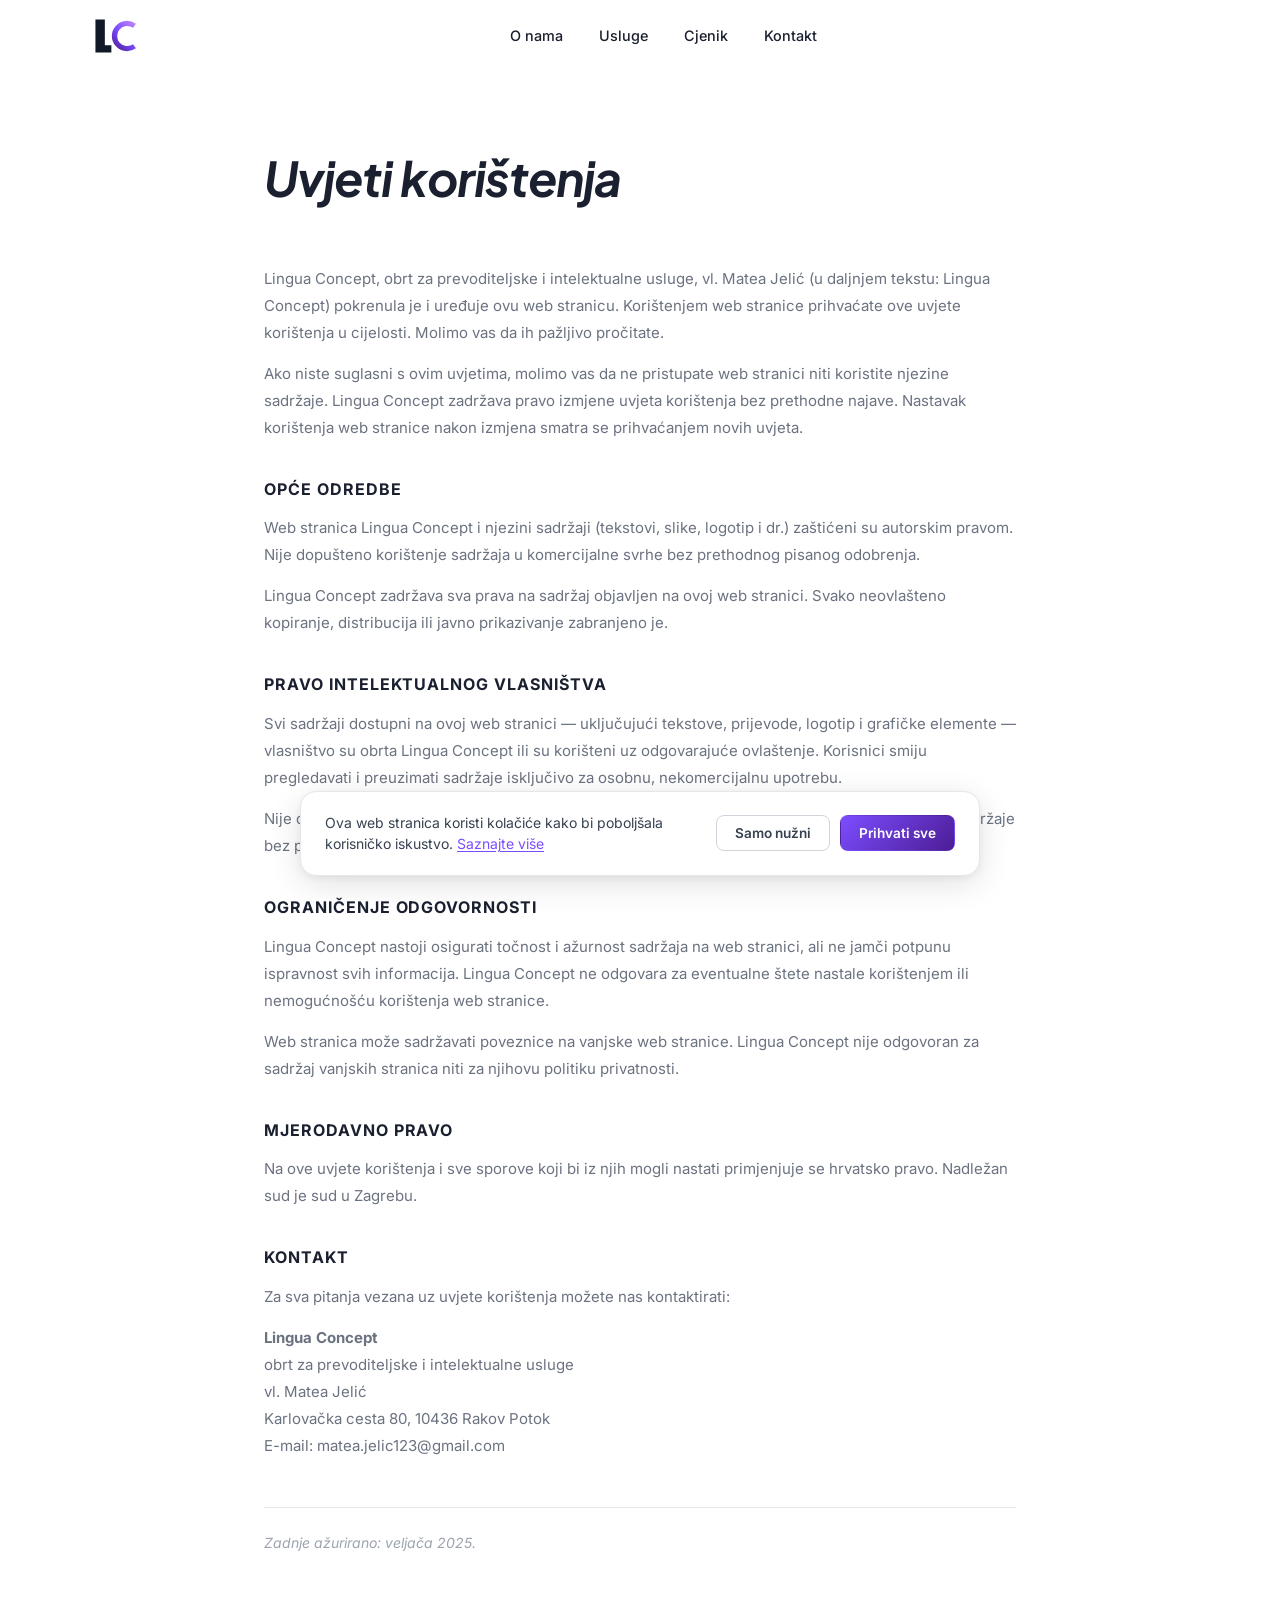
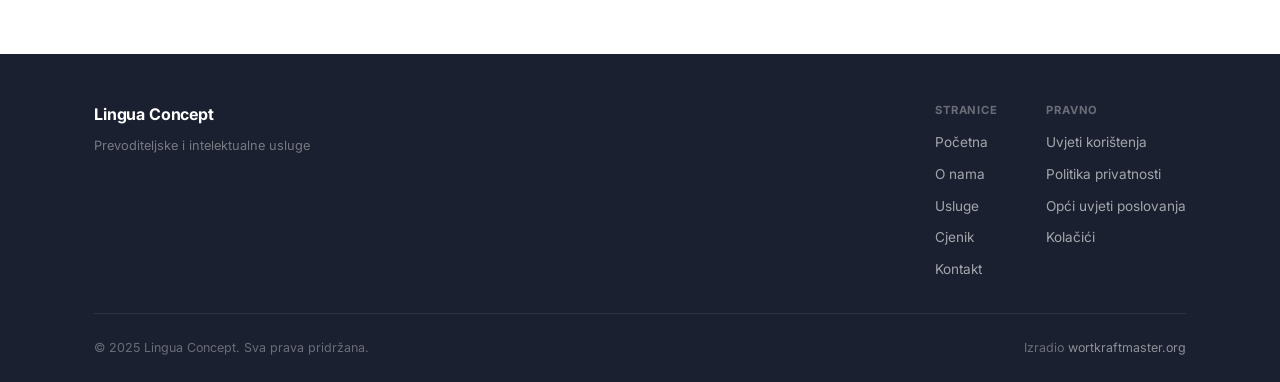
<file: uvjeti-koristenja.html>
<!DOCTYPE html>
<html lang="hr">
<head>
  <meta charset="UTF-8" />
  <meta name="viewport" content="width=device-width, initial-scale=1.0" />
  <meta name="description" content="Uvjeti korištenja – Lingua Concept" />
  <title>Uvjeti korištenja – Lingua Concept</title>
  <link rel="stylesheet" href="styles.css" />
  <link rel="preconnect" href="https://fonts.googleapis.com" />
  <link rel="preconnect" href="https://fonts.gstatic.com" crossorigin />
  <link
    href="https://fonts.googleapis.com/css2?family=Inter:wght@300;400;500;600;700;800;900&family=Plus+Jakarta+Sans:ital,wght@0,400;0,600;0,700;0,800;1,400;1,600;1,700&display=swap"
    rel="stylesheet"
  />
  <style>
    .legal-content { padding: 140px 0 100px; }
    .legal-container { max-width: 800px; margin: 0 auto; padding: 0 24px; }
    .legal-title {
      font-family: 'Plus Jakarta Sans', system-ui, sans-serif;
      font-size: clamp(2rem, 4vw, 3rem);
      font-weight: 700;
      font-style: italic;
      margin-bottom: 48px;
      color: var(--text-heading);
      letter-spacing: -0.02em;
    }
    .legal-section { margin-bottom: 36px; }
    .legal-section h2 {
      font-size: 1rem;
      font-weight: 700;
      text-transform: uppercase;
      letter-spacing: 0.06em;
      margin-bottom: 12px;
      margin-top: 32px;
      color: var(--text-heading);
    }
    .legal-section p {
      font-size: 0.9375rem;
      line-height: 1.8;
      margin-bottom: 14px;
      color: var(--text-body);
    }
    .legal-section ul {
      margin-left: 20px;
      margin-bottom: 14px;
      list-style: disc;
    }
    .legal-section li {
      font-size: 0.9375rem;
      line-height: 1.8;
      margin-bottom: 8px;
      color: var(--text-body);
    }
    .legal-meta {
      font-size: 0.875rem;
      color: var(--text-muted);
      font-style: italic;
      margin-top: 48px;
      padding-top: 24px;
      border-top: 1px solid var(--border-color);
    }
  </style>
</head>
<body>

  <!-- ===== NAVIGATION ===== -->
  <header class="header">
    <nav class="nav container">
      <a href="index.html" class="nav__logo">
        <img src="img/icon.svg" alt="Lingua Concept" class="nav__logo-icon" />
      </a>
      <ul class="nav__links" id="navLinks">
        <li><a href="o-nama.html">O nama</a></li>
        <li><a href="usluge.html">Usluge</a></li>
        <li><a href="cjenik.html">Cjenik</a></li>
        <li><a href="kontakt.html">Kontakt</a></li>
      </ul>
      <div class="nav__actions"></div>
      <button class="nav__toggle" id="navToggle" aria-label="Toggle menu">
        <span></span><span></span><span></span>
      </button>
    </nav>
  </header>

  <!-- ===== CONTENT ===== -->
  <section class="legal-content">
    <div class="legal-container">
      <h1 class="legal-title">Uvjeti korištenja</h1>

      <div class="legal-section">
        <p>Lingua Concept, obrt za prevoditeljske i intelektualne usluge, vl. Matea Jelić (u daljnjem tekstu: Lingua Concept) pokrenula je i uređuje ovu web stranicu. Korištenjem web stranice prihvaćate ove uvjete korištenja u cijelosti. Molimo vas da ih pažljivo pročitate.</p>
        <p>Ako niste suglasni s ovim uvjetima, molimo vas da ne pristupate web stranici niti koristite njezine sadržaje. Lingua Concept zadržava pravo izmjene uvjeta korištenja bez prethodne najave. Nastavak korištenja web stranice nakon izmjena smatra se prihvaćanjem novih uvjeta.</p>
      </div>

      <div class="legal-section">
        <h2>Opće odredbe</h2>
        <p>Web stranica Lingua Concept i njezini sadržaji (tekstovi, slike, logotip i dr.) zaštićeni su autorskim pravom. Nije dopušteno korištenje sadržaja u komercijalne svrhe bez prethodnog pisanog odobrenja.</p>
        <p>Lingua Concept zadržava sva prava na sadržaj objavljen na ovoj web stranici. Svako neovlašteno kopiranje, distribucija ili javno prikazivanje zabranjeno je.</p>
      </div>

      <div class="legal-section">
        <h2>Pravo intelektualnog vlasništva</h2>
        <p>Svi sadržaji dostupni na ovoj web stranici — uključujući tekstove, prijevode, logotip i grafičke elemente — vlasništvo su obrta Lingua Concept ili su korišteni uz odgovarajuće ovlaštenje. Korisnici smiju pregledavati i preuzimati sadržaje isključivo za osobnu, nekomercijalnu upotrebu.</p>
        <p>Nije dopušteno reproducirati, distribuirati, priopćavati javnosti niti na bilo koji drugi način koristiti sadržaje bez prethodnog pisanog pristanka Lingua Concept.</p>
      </div>

      <div class="legal-section">
        <h2>Ograničenje odgovornosti</h2>
        <p>Lingua Concept nastoji osigurati točnost i ažurnost sadržaja na web stranici, ali ne jamči potpunu ispravnost svih informacija. Lingua Concept ne odgovara za eventualne štete nastale korištenjem ili nemogućnošću korištenja web stranice.</p>
        <p>Web stranica može sadržavati poveznice na vanjske web stranice. Lingua Concept nije odgovoran za sadržaj vanjskih stranica niti za njihovu politiku privatnosti.</p>
      </div>

      <div class="legal-section">
        <h2>Mjerodavno pravo</h2>
        <p>Na ove uvjete korištenja i sve sporove koji bi iz njih mogli nastati primjenjuje se hrvatsko pravo. Nadležan sud je sud u Zagrebu.</p>
      </div>

      <div class="legal-section">
        <h2>Kontakt</h2>
        <p>Za sva pitanja vezana uz uvjete korištenja možete nas kontaktirati:</p>
        <p>
          <strong>Lingua Concept</strong><br>
          obrt za prevoditeljske i intelektualne usluge<br>
          vl. Matea Jelić<br>
          Karlovačka cesta 80, 10436 Rakov Potok<br>
          E-mail: matea.jelic123@gmail.com
        </p>
      </div>

      <p class="legal-meta">Zadnje ažurirano: veljača 2025.</p>
    </div>
  </section>

  <!-- ===== FOOTER ===== -->
  <footer class="footer">
    <div class="container">
      <div class="footer__top">
        <div class="footer__brand">
          <span class="footer__brand-name">Lingua Concept</span>
          <span class="footer__brand-desc">Prevoditeljske i intelektualne usluge</span>
        </div>
        <nav class="footer__nav" aria-label="Karta stranica">
          <div class="footer__nav-group">
            <span class="footer__nav-label">Stranice</span>
            <a href="index.html" class="footer__nav-link">Početna</a>
            <a href="o-nama.html" class="footer__nav-link">O nama</a>
            <a href="usluge.html" class="footer__nav-link">Usluge</a>
            <a href="cjenik.html" class="footer__nav-link">Cjenik</a>
            <a href="kontakt.html" class="footer__nav-link">Kontakt</a>
          </div>
          <div class="footer__nav-group">
            <span class="footer__nav-label">Pravno</span>
            <a href="uvjeti-koristenja.html" class="footer__nav-link">Uvjeti korištenja</a>
            <a href="politika-privatnosti.html" class="footer__nav-link">Politika privatnosti</a>
            <a href="opci-uvjeti-poslovanja.html" class="footer__nav-link">Opći uvjeti poslovanja</a>
            <a href="kolacici.html" class="footer__nav-link">Kolačići</a>
          </div>
        </nav>
      </div>
      <div class="footer__bottom">
        <p>&copy; 2025 Lingua Concept. Sva prava pridr&zcaron;ana.</p>
        <p class="footer__credit">Izradio <a href="https://wortkraftmaster.org/" target="_blank" rel="noopener noreferrer">wortkraftmaster.org</a></p>
      </div>
    </div>
  </footer>

  <script src="script.js"></script>
</body>
</html>
</file>
<file: styles.css>
/* =============================================
   LINGUA CONCEPT – Styles
   ============================================= */

/* --- Reset & Custom Properties --- */
*,
*::before,
*::after {
  margin: 0;
  padding: 0;
  box-sizing: border-box;
}

:root {
  /* Palette — Light theme */
  --bg-primary: #ffffff;
  --bg-secondary: #f7f7f8;
  --bg-card: #ffffff;
  --bg-card-hover: #fafafa;

  --text-heading: #1B2030;
  --text-body: #6b7280;
  --text-muted: #9ca3af;

  --accent-purple: #9898ff;
  --accent-purple: color(display-p3 0.5960784314 0.5960784314 1);
  --accent-teal: #1fa2b0;
  --accent-dark: #1B2030;

  --border-color: #e5e7eb;
  --border-color-hover: #d1d5db;

  /* Typography */
  --font-family: "Inter", system-ui, -apple-system, sans-serif;

  /* Sizing */
  --container-max: 1140px;
  --section-padding: 100px;
  --radius: 12px;
  --radius-lg: 16px;

  /* Transitions */
  --transition: 0.25s ease;
}

html {
  scroll-behavior: smooth;
  -webkit-font-smoothing: antialiased;
}

body {
  font-family: var(--font-family);
  background: var(--bg-primary);
  color: var(--text-heading);
  line-height: 1.6;
  overflow-x: hidden;
}

a {
  text-decoration: none;
  color: inherit;
}

ul {
  list-style: none;
}

img {
  max-width: 100%;
  display: block;
}

/* --- Layout --- */
.container {
  max-width: var(--container-max);
  margin: 0 auto;
  padding: 0 24px;
}

.section-header {
  text-align: center;
  max-width: 600px;
  margin: 0 auto 56px;
}

.section-title {
  font-family: 'Plus Jakarta Sans', system-ui, -apple-system, BlinkMacSystemFont, "Segoe UI", Roboto, "Helvetica Neue", Arial, sans-serif;
  font-size: clamp(1.75rem, 3.5vw, 2.5rem);
  font-weight: 400;
  font-style: italic;
  letter-spacing: -0.02em;
  line-height: 1.2;
  margin-bottom: 20px;
  color: var(--text-heading);
}

.section-title::after {
  content: '';
  display: block;
  width: 40px;
  height: 2px;
  background: #8040be;
  border-radius: 2px;
  margin-top: 12px;
}

.section-title__accent {
  font-style: normal;
  font-weight: 700;
  color: #8040be;
}

/* --- Word-by-word title reveal --- */
.title-word {
  display: inline-block;
  opacity: 0;
  transform: translateY(24px);
  filter: blur(8px);
  will-change: opacity, transform, filter;
}

.title-word.word-visible {
  animation: wordReveal 0.6s cubic-bezier(0.16, 1, 0.3, 1) both;
}

@keyframes wordReveal {
  from {
    opacity: 0;
    transform: translateY(24px);
    filter: blur(8px);
  }
  to {
    opacity: 1;
    transform: translateY(0);
    filter: blur(0);
  }
}

.section-desc {
  font-size: 1.05rem;
  color: var(--text-body);
  line-height: 1.65;
}

.section-actions {
  display: flex;
  gap: 12px;
  justify-content: center;
  margin-top: 24px;
  flex-wrap: wrap;
}

/* --- Buttons --- */
.btn {
  display: inline-flex;
  align-items: center;
  justify-content: center;
  gap: 6px;
  padding: 12px 28px;
  border-radius: 50px;
  font-weight: 600;
  font-size: 0.9rem;
  border: none;
  cursor: pointer;
  transition: var(--transition);
  white-space: nowrap;
  font-family: inherit;
}

.btn--dark {
  background: var(--accent-dark);
  color: #fff;
}

.btn--dark:hover {
  background: #2d2d40;
  transform: translateY(-1px);
}

.btn--purple {
  background: var(--accent-purple);
  color: #fff;
}

.btn--purple:hover {
  background: #8585f2;
  transform: translateY(-1px);
  box-shadow: 0 6px 24px rgba(152, 152, 255, 0.4);
}

.btn--ghost {
  background: transparent;
  color: var(--text-heading);
  border: 1px solid var(--border-color);
}

.btn--ghost:hover {
  border-color: var(--border-color-hover);
  background: var(--bg-secondary);
}

.btn--lg {
  padding: 14px 36px;
  font-size: 0.95rem;
}

.btn__arrow {
  font-size: 1.1em;
}

.link-arrow {
  font-weight: 600;
  font-size: 0.9rem;
  color: var(--accent-teal);
  transition: var(--transition);
}

.link-arrow:hover {
  opacity: 0.75;
}

/* =============================================
   HEADER / NAV
   ============================================= */
.header {
  position: fixed;
  top: 0;
  left: 0;
  width: 100%;
  z-index: 100;
  padding: 18px 0;
  background: rgba(255, 255, 255, 0.9);
  backdrop-filter: blur(16px);
  transition: var(--transition);
}

.header.scrolled {
  border-bottom: 1px solid var(--border-color);
  box-shadow: 0 1px 8px rgba(0, 0, 0, 0.04);
}

.nav {
  display: flex;
  align-items: center;
  justify-content: space-between;
  gap: 32px;
}

.nav__logo {
  display: flex;
  align-items: center;
  gap: 8px;
  font-weight: 800;
  font-size: 1.3rem;
  color: var(--text-heading);
  letter-spacing: -0.02em;
}

.nav__logo-icon {
  height: 36px;
  width: auto;
  display: block;
}

.nav__logo--light {
  color: #fff;
}

.nav__links {
  display: flex;
  gap: 36px;
}

.nav__links a {
  font-size: 0.9rem;
  font-weight: 500;
  color: var(--text-heading);
  transition: var(--transition);
}

.nav__links a:hover {
  color: var(--text-body);
}

.nav__actions .btn {
  padding: 10px 24px;
  font-size: 0.85rem;
}

.nav__toggle {
  display: none;
  flex-direction: column;
  gap: 5px;
  background: none;
  border: none;
  cursor: pointer;
  padding: 4px;
}

.nav__toggle span {
  width: 22px;
  height: 2px;
  background: var(--text-heading);
  border-radius: 2px;
  transition: var(--transition);
}

/* =============================================
   HERO
   ============================================= */
.hero {
  padding: 160px 0 60px;
  text-align: center;
  overflow: hidden;
}

.hero__content {
  position: relative;
}

.hero__title {
  font-size: clamp(3rem, 7vw, 5.2rem);
  font-weight: 400;
  letter-spacing: 0;
  line-height: 1.1;
  margin-bottom: 16px;
  color: var(--text-heading);
  display: flex;
  align-items: baseline;
  justify-content: center;
  flex-wrap: wrap;
  gap: 18px;
}

.hero__icon-wrapper {
  position: relative;
  display: inline-flex;
  align-items: center;
}

.hero__new-badge {
  position: absolute;
  top: -10px;
  right: -4px;
  font-size: 0.5rem;
  font-weight: 700;
  color: var(--accent-purple);
  letter-spacing: 0.02em;
}

.hero__ghost-icon {
  display: inline-block;
  vertical-align: middle;
}

.hero__subtitle {
  max-width: 560px;
  margin: 0 auto 32px;
  font-size: 1.1rem;
  color: var(--text-body);
  line-height: 1.65;
  animation: titleRevealSub 0.9s cubic-bezier(0.16, 1, 0.3, 1) 0.95s both;
}

/* --- Title reveal keyframes --- */
@keyframes titleReveal {
  from {
    opacity: 0;
    transform: translateY(32px);
    filter: blur(12px);
  }
  to {
    opacity: 1;
    transform: translateY(0);
    filter: blur(0);
  }
}

@keyframes titleRevealSub {
  from {
    opacity: 0;
    transform: translateY(16px);
    filter: blur(6px);
  }
  to {
    opacity: 1;
    transform: translateY(0);
    filter: blur(0);
  }
}

/* Hero title — Plus Jakarta Sans */
.hero__title-lingua {
  font-family: 'Plus Jakarta Sans', system-ui, -apple-system, BlinkMacSystemFont, "Segoe UI", Roboto, "Helvetica Neue", Arial, sans-serif;
  font-weight: 400;
  font-style: italic;
  color: #0d0d0d;
  letter-spacing: 0.01em;
  animation: titleReveal 1.1s cubic-bezier(0.16, 1, 0.3, 1) 0.1s both;
}

.hero__title-concept {
  font-family: 'Plus Jakarta Sans', system-ui, -apple-system, BlinkMacSystemFont, "Segoe UI", Roboto, "Helvetica Neue", Arial, sans-serif;
  font-weight: 700;
  font-style: normal;
  color: #8040be;
  letter-spacing: -0.02em;
  animation: titleReveal 1.1s cubic-bezier(0.16, 1, 0.3, 1) 0.5s both;
}

/* Decorative rule — thin typographic separator */
.hero__title-accent {
  width: 40px;
  height: 1px;
  background: #0d0d0d;
  opacity: 0.18;
  margin: 0 auto 52px;
  animation: titleRevealSub 0.9s cubic-bezier(0.16, 1, 0.3, 1) 0.8s both;
}

.hero__highlight {
  color: var(--accent-teal);
  text-decoration: underline;
  text-decoration-color: var(--accent-teal);
  text-underline-offset: 3px;
}

.hero__cta {
  display: flex;
  gap: 14px;
  justify-content: center;
  margin-bottom: 112px;
  animation: titleRevealSub 0.9s cubic-bezier(0.16, 1, 0.3, 1) 1.15s both;
}

/* --- Translation Illustration --- */
.hero__illustration {
  display: flex;
  align-items: center;
  justify-content: center;
  gap: 32px;
  max-width: 700px;
  margin: 0 auto;
}

.hero__doc {
  background: var(--bg-secondary);
  border: 1px solid var(--border-color);
  border-radius: 16px;
  padding: 24px;
  width: 260px;
  transition: var(--transition);
}

.hero__doc:hover {
  box-shadow: 0 8px 32px rgba(0, 0, 0, 0.06);
  transform: translateY(-4px);
}

.hero__doc-header {
  display: flex;
  gap: 6px;
  margin-bottom: 16px;
}

.hero__doc-dot {
  width: 8px;
  height: 8px;
  border-radius: 50%;
  background: var(--border-color-hover);
}

.hero__doc--left .hero__doc-dot:first-child { background: #ef4444; }
.hero__doc--left .hero__doc-dot:nth-child(2) { background: #f59e0b; }
.hero__doc--left .hero__doc-dot:nth-child(3) { background: #22c55e; }

.hero__doc--right .hero__doc-dot:first-child { background: #ef4444; }
.hero__doc--right .hero__doc-dot:nth-child(2) { background: #f59e0b; }
.hero__doc--right .hero__doc-dot:nth-child(3) { background: #22c55e; }

.hero__doc-lang {
  display: flex;
  align-items: center;
  gap: 8px;
  font-size: 1.1rem;
  font-weight: 800;
  margin-bottom: 14px;
  letter-spacing: 0.02em;
  transition: opacity 0.3s ease;
}

.hero__doc--left .hero__doc-lang {
  color: var(--accent-purple);
}

.hero__doc--right .hero__doc-lang {
  color: var(--accent-teal);
}

.hero__doc-lines {
  display: flex;
  flex-direction: column;
  gap: 10px;
}

.hero__doc-line {
  height: 8px;
  border-radius: 4px;
  background: var(--border-color);
}

.hero__doc--left .hero__doc-line {
  background: #e0ddf5;
}

.hero__doc--right .hero__doc-line {
  background: #d0ecef;
}

.hero__swap-btn {
  appearance: none;
  font-family: var(--font-family);
  display: flex;
  align-items: center;
  justify-content: center;
  flex-shrink: 0;
  width: 44px;
  height: 44px;
  border-radius: 50%;
  background: var(--bg-secondary);
  border: 1.5px solid var(--border-color);
  color: var(--accent-purple);
  cursor: pointer;
  transition: color 0.3s ease, border-color 0.3s ease, background 0.2s ease, transform 0.45s ease;
}

.hero__swap-btn:hover {
  background: var(--bg-card);
  border-color: var(--border-color-hover);
}

.hero__swap-btn--swapped {
  transform: rotate(180deg);
  color: var(--accent-teal);
  border-color: var(--accent-teal);
}

/* --- Line reveal animation (right card) --- */
.hero__doc-lines--reveal .hero__doc-line {
  opacity: 0;
  animation: lineReveal 0.45s ease forwards;
}

.hero__doc-lines--reveal .hero__doc-line:nth-child(1) { animation-delay: 0.7s; }
.hero__doc-lines--reveal .hero__doc-line:nth-child(2) { animation-delay: 1.1s; }
.hero__doc-lines--reveal .hero__doc-line:nth-child(3) { animation-delay: 1.5s; }
.hero__doc-lines--reveal .hero__doc-line:nth-child(4) { animation-delay: 1.9s; }
.hero__doc-lines--reveal .hero__doc-line:nth-child(5) { animation-delay: 2.3s; }

@keyframes lineReveal {
  from { opacity: 0; transform: scaleX(0.15); transform-origin: left; }
  to   { opacity: 1; transform: scaleX(1); }
}

@keyframes dotTravel {
  0%   { left: 4px;              opacity: 0; }
  12%  { opacity: 1; }
  88%  { opacity: 1; }
  100% { left: calc(100% - 14px); opacity: 0; }
}

/* --- Doc card real text --- */
.hero__doc-text {
  font-size: 0.82rem;
  line-height: 1.65;
  color: var(--text-body);
  margin: 0;
  transition: opacity 0.3s ease;
}

.hero__typing-cursor {
  color: var(--accent-teal);
  font-weight: 300;
  margin-left: 1px;
  animation: cursorBlink 0.75s step-end infinite;
}

.hero__typing-cursor--done {
  opacity: 0;
  animation: none;
  transition: opacity 0.4s ease;
}

@keyframes cursorBlink {
  0%, 100% { opacity: 1; }
  50%       { opacity: 0; }
}

/* --- Language badges row --- */
.hero__lang-badges {
  display: flex;
  gap: 10px;
  justify-content: center;
  margin-top: 20px;
  flex-wrap: wrap;
}

.hero__lang-badge {
  /* button reset */
  appearance: none;
  font-family: var(--font-family);
  cursor: pointer;
  /* visual */
  background: var(--bg-secondary);
  border: 1px solid var(--border-color);
  border-radius: 20px;
  padding: 5px 14px;
  font-size: 0.78rem;
  font-weight: 600;
  color: var(--text-body);
  letter-spacing: 0.03em;
  transition: background 0.2s ease, border-color 0.2s ease, color 0.2s ease;
}

.hero__lang-badge:hover {
  border-color: var(--border-color-hover);
  background: var(--bg-card-hover);
}

.hero__lang-badge--active {
  background: var(--accent-purple);
  border-color: var(--accent-purple);
  color: #fff;
}


/* =============================================
   BUILDERS / TESTIMONIALS
   ============================================= */
.builders {
  padding: var(--section-padding) 0;
  background: var(--bg-primary);
}

.builders .section-header {
  text-align: left;
  max-width: 600px;
  margin: 0 0 56px;
}

.builders .section-title {
  font-size: clamp(2rem, 4vw, 2.8rem);
}

.builders .section-desc {
  font-size: 1.15rem;
  color: var(--text-body);
  line-height: 1.55;
}

.builders .section-actions {
  justify-content: flex-start;
  margin-top: 28px;
  gap: 14px;
}

.builders .btn--dark {
  background: var(--accent-purple);
  color: #fff;
}

.builders .btn--dark:hover {
  background: #8585f2;
}

.builders .btn--ghost {
  background: #fff;
  border: 1px solid var(--border-color);
  color: var(--text-heading);
}

.builders__grid {
  display: grid;
  grid-template-columns: repeat(3, 1fr);
  gap: 20px;
}

.builder-card {
  background: var(--bg-card);
  border: 1px solid var(--border-color);
  border-radius: var(--radius-lg);
  padding: 32px 28px;
  transition: var(--transition);
}

.builder-card:hover {
  border-color: var(--border-color-hover);
  box-shadow: 0 4px 16px rgba(0, 0, 0, 0.04);
}

.builder-card__logo {
  font-size: 1rem;
  font-weight: 700;
  color: var(--text-heading);
  margin-bottom: 16px;
}

.builder-card__quote {
  font-size: 0.9rem;
  color: var(--text-body);
  line-height: 1.65;
  margin-bottom: 16px;
  font-style: italic;
}

.builder-card__author {
  font-size: 0.8rem;
  color: var(--text-muted);
  font-weight: 500;
}

/* =============================================
   INFO CARD (Footer-style section)
   ============================================= */
.info-card-section {
  padding: var(--section-padding) 0;
  background: var(--bg-secondary);
}

.info-card {
  background: #fff;
  border-radius: 24px;
  box-shadow: 0 2px 20px rgba(0, 0, 0, 0.04);
  overflow: hidden;
}

.info-card__grid {
  display: grid;
  grid-template-columns: minmax(0, 320px) 1fr;
  gap: 24px;
  padding: 52px 48px 40px;
  align-items: start;
}

.info-card__brand .section-title {
  margin-bottom: 16px;
  text-align: left;
}

.info-card__disclaimer {
  font-size: 0.78rem;
  color: var(--text-muted);
  line-height: 1.65;
  max-width: 340px;
  margin-bottom: 32px;
}

.info-card__socials {
  display: flex;
  justify-content: center;
  gap: 20px;
  padding: 12px 48px 36px;
}

.info-card__socials a {
  color: var(--text-muted);
  transition: var(--transition);
}

.info-card__socials a:hover {
  color: var(--text-heading);
}

.info-card__details {
  display: flex;
  flex-direction: column;
  gap: 14px;
  padding-top: 8px;
}

.info-card__row {
  display: flex;
  gap: 16px;
}

.info-card__label {
  font-size: 0.95rem;
  font-weight: 700;
  color: var(--text-heading);
  min-width: 160px;
  text-align: right;
  flex-shrink: 0;
}

.info-card__value {
  font-size: 0.95rem;
  color: var(--text-body);
}

.info-card__rainbow {
  height: 4px;
  background: linear-gradient(
    90deg,
    #2EBAC6 0%,
    #50c878 15%,
    #a8d948 25%,
    #f5d020 35%,
    #f09030 45%,
    #e84060 55%,
    #d050b0 65%,
    #9898ff 75%,
    #60b0f0 85%,
    #2EBAC6 100%
  );
}

@media (max-width: 768px) {
  .info-card__grid {
    grid-template-columns: 1fr;
    gap: 32px;
    padding: 32px 28px 28px;
  }
}

@media (max-width: 480px) {
  .info-card__grid {
    padding: 28px 20px 24px;
  }

  .info-card__row {
    flex-direction: column;
    gap: 4px;
  }

  .info-card__label {
    text-align: left;
    min-width: unset;
  }

  .info-card__socials {
    padding: 12px 20px 28px;
    gap: 16px;
    flex-wrap: wrap;
    justify-content: center;
  }
}

/* =============================================
   CIJENIK (Pricing page)
   ============================================= */
.cjenik {
  padding: 160px 0 var(--section-padding);
}

.cjenik__grid {
  display: grid;
  grid-template-columns: repeat(3, 1fr);
  gap: 20px;
}

.cjenik__card {
  background: var(--bg-secondary);
  border: 1px solid var(--border-color);
  border-radius: var(--radius-lg);
  padding: 40px 36px;
  transition: var(--transition);
}

.cjenik__card:hover {
  border-color: var(--border-color-hover);
  box-shadow: 0 4px 16px rgba(0, 0, 0, 0.04);
  transform: translateY(-2px);
}

.cjenik__icon {
  width: 56px;
  height: 56px;
  border-radius: 14px;
  display: flex;
  align-items: center;
  justify-content: center;
  margin-bottom: 20px;
}

.cjenik__icon--1 {
  background: #e0f2f1;
  color: var(--accent-teal);
}

.cjenik__icon--2 {
  background: #ede7f6;
  color: var(--accent-purple);
}

.cjenik__icon--3 {
  background: #fff3e0;
  color: #ef6c00;
}

.cjenik__card h3 {
  font-size: 1.3rem;
  font-weight: 700;
  margin-bottom: 10px;
  color: var(--text-heading);
}

.cjenik__card p {
  color: var(--text-body);
  margin-bottom: 20px;
  line-height: 1.65;
  font-size: 0.95rem;
}

@media (max-width: 768px) {
  .cjenik__grid {
    grid-template-columns: 1fr;
  }
}


/* =============================================
   GOVERNANCE
   ============================================= */
.governance {
  padding: var(--section-padding) 0;
  background: var(--bg-secondary);
}

.governance__inner {
  display: grid;
  grid-template-columns: 1fr 1fr;
  gap: 64px;
  align-items: center;
}

.governance__text .section-title,
.governance__text .section-desc {
  text-align: left;
}

.governance__text .section-desc {
  margin-bottom: 28px;
}

.governance__visual {
  display: flex;
  justify-content: center;
  align-items: center;
}

.governance__logo {
  max-width: 240px;
  width: 100%;
  height: auto;
}


/* =============================================
   FOOTER
   ============================================= */
.footer {
  padding: 48px 0 24px;
  background: var(--accent-dark);
  color: #fff;
}

.footer__top {
  display: flex;
  justify-content: space-between;
  align-items: flex-start;
  gap: 40px;
  padding-bottom: 32px;
  border-bottom: 1px solid rgba(255, 255, 255, 0.08);
  margin-bottom: 24px;
}

.footer__brand {
  display: flex;
  flex-direction: column;
  gap: 8px;
}

.footer__brand-name {
  font-size: 1rem;
  font-weight: 700;
  color: #fff;
  letter-spacing: -0.01em;
}

.footer__brand-desc {
  font-size: 0.8rem;
  color: rgba(255, 255, 255, 0.4);
  max-width: 220px;
  line-height: 1.5;
}

.footer__nav {
  display: flex;
  gap: 48px;
}

.footer__nav-group {
  display: flex;
  flex-direction: column;
  gap: 10px;
}

.footer__nav-label {
  font-size: 0.7rem;
  font-weight: 700;
  text-transform: uppercase;
  letter-spacing: 0.08em;
  color: rgba(255, 255, 255, 0.35);
  margin-bottom: 2px;
}

.footer__nav-link {
  font-size: 0.85rem;
  color: rgba(255, 255, 255, 0.6);
  text-decoration: none;
  transition: var(--transition);
}

.footer__nav-link:hover {
  color: #fff;
}

.footer__bottom {
  display: flex;
  justify-content: space-between;
  align-items: center;
  gap: 16px;
  flex-wrap: wrap;
}

.footer__bottom p {
  font-size: 0.78rem;
  color: rgba(255, 255, 255, 0.35);
}

.footer__credit {
  font-size: 0.78rem;
  color: rgba(255, 255, 255, 0.3);
}

.footer__credit a {
  color: rgba(255, 255, 255, 0.5);
  text-decoration: none;
  transition: var(--transition);
}

.footer__credit a:hover {
  color: #fff;
}

.footer__socials {
  display: flex;
  gap: 16px;
}

.footer__socials a {
  color: rgba(255, 255, 255, 0.5);
  transition: var(--transition);
}

.footer__socials a:hover {
  color: #fff;
}

@media (max-width: 640px) {
  .footer__top {
    flex-direction: column;
    gap: 28px;
  }

  .footer__nav {
    gap: 28px;
    flex-wrap: wrap;
  }

  .footer__bottom {
    flex-direction: column;
    align-items: flex-start;
    gap: 8px;
  }
}

@media (max-width: 400px) {
  .footer__nav {
    flex-direction: column;
    gap: 24px;
  }
}

/* =============================================
   RESPONSIVE
   ============================================= */
@media (max-width: 1024px) {
  :root {
    --section-padding: 72px;
  }

  .builders__grid {
    grid-template-columns: repeat(2, 1fr);
  }

  .builders__grid .builder-card:last-child {
    grid-column: 1 / -1;
    max-width: 50%;
    margin: 0 auto;
  }
}

@media (max-width: 1024px) {
  .hero__doc {
    width: 220px;
  }

  .hero__illustration {
    gap: 20px;
  }

  .about-hero__columns,
  .about-services__columns {
    gap: 40px;
  }
}

@media (max-width: 768px) {
  :root {
    --section-padding: 56px;
  }

  .header {
    background: #fff;
    backdrop-filter: none;
  }

  .nav__links,
  .nav__actions {
    display: none;
  }

  .nav__toggle {
    display: flex;
  }

  .nav__links.active {
    display: flex;
    flex-direction: column;
    position: fixed;
    top: 62px;
    left: 0;
    right: 0;
    bottom: 0;
    background: #fff;
    padding: 28px 24px;
    gap: 22px;
    z-index: 99;
    border-top: 1px solid var(--border-color);
  }

  .nav__links.active a {
    font-size: 1.15rem;
  }

  .hero {
    padding: 120px 0 40px;
  }

  .hero__title {
    font-size: clamp(2.4rem, 9vw, 3.5rem);
  }

  .hero__title-accent {
    margin-bottom: 36px;
  }

  .hero__cta {
    margin-bottom: 56px;
  }

  .hero__illustration {
    gap: 12px;
    max-width: 100%;
  }

  .hero__doc {
    width: 170px;
    padding: 16px;
  }

  .hero__doc-text {
    font-size: 0.75rem;
  }

  .builders__grid {
    grid-template-columns: 1fr;
  }

  .builders__grid .builder-card:last-child {
    max-width: 100%;
  }

  .governance__inner {
    grid-template-columns: 1fr;
    text-align: center;
  }

  .governance__visual {
    display: none;
  }

  .governance__text .section-title,
  .governance__text .section-desc {
    text-align: center;
  }
}

@media (max-width: 560px) {
  .hero__cta {
    flex-direction: column;
    align-items: center;
    margin-bottom: 48px;
  }

  .hero__cta .btn {
    width: 100%;
    max-width: 320px;
    justify-content: center;
  }

  .hero__illustration {
    flex-direction: column;
    align-items: center;
    gap: 16px;
  }

  .hero__doc {
    width: 100%;
    max-width: 300px;
  }

  .hero__swap-btn {
    transform: rotate(90deg);
  }

  .hero__swap-btn--swapped {
    transform: rotate(270deg);
  }

  .hero__lang-badges {
    gap: 8px;
  }

  .hero__subtitle {
    font-size: 1rem;
  }

  .section-actions {
    flex-direction: column;
    align-items: center;
  }

  .section-actions .btn {
    width: 100%;
    max-width: 320px;
    justify-content: center;
  }
}

@media (max-width: 480px) {
  .hero__illus-wrap {
    display: none;
  }

  .hero__cta {
    margin-bottom: 0;
  }
}


/* =============================================
   ABOUT PAGE
   ============================================= */
.about-hero {
  padding: 160px 0 var(--section-padding);
  background: var(--bg-primary);
}

.about-hero__visual {
  width: 100%;
  height: 340px;
  border-radius: var(--radius-lg);
  background: linear-gradient(135deg, var(--accent-purple) 0%, var(--accent-teal) 100%);
  margin-bottom: 48px;
}

.about-hero__heading {
  font-family: 'Plus Jakarta Sans', system-ui, -apple-system, BlinkMacSystemFont, "Segoe UI", Roboto, "Helvetica Neue", Arial, sans-serif;
  font-size: clamp(2.2rem, 5vw, 3.2rem);
  font-weight: 400;
  font-style: italic;
  letter-spacing: -0.02em;
  line-height: 1.15;
  margin-bottom: 48px;
  color: var(--text-heading);
}

.about-hero__columns {
  display: grid;
  grid-template-columns: 1fr 1.4fr;
  gap: 64px;
  align-items: start;
}

.about-hero__bold-text {
  font-size: clamp(1.1rem, 2vw, 1.35rem);
  font-weight: 700;
  color: var(--text-heading);
  line-height: 1.45;
}

.about-hero__body-text {
  font-size: 1rem;
  color: var(--text-body);
  line-height: 1.7;
  margin-bottom: 16px;
}

.about-hero__body-text:last-child {
  margin-bottom: 0;
}

/* --- About Value Cards (colored) --- */
.about-vcard {
  padding: var(--section-padding) 0;
  background: var(--bg-primary);
}

.about-vcard__title {
  font-family: 'Plus Jakarta Sans', system-ui, -apple-system, BlinkMacSystemFont, "Segoe UI", Roboto, "Helvetica Neue", Arial, sans-serif;
  font-size: clamp(1.75rem, 3.5vw, 2.5rem);
  font-weight: 400;
  font-style: italic;
  letter-spacing: -0.02em;
  line-height: 1.2;
  margin-bottom: 20px;
  color: var(--text-heading);
}

.about-vcard__desc {
  font-size: 1.05rem;
  color: var(--text-body);
  line-height: 1.65;
  max-width: 520px;
  margin-bottom: 48px;
}

.about-vcard__row {
  display: flex;
  gap: 16px;
  align-items: flex-end;
}

.about-vcard__card {
  flex: 1;
  min-width: 0;
  border-radius: 20px;
  padding: 32px 24px;
  min-height: 280px;
  display: flex;
  flex-direction: column;
  justify-content: flex-end;
  color: #fff;
  position: relative;
  transition: transform 0.35s ease;
}

.about-vcard__card--1 { background: #ef4444; transform: rotate(-3deg); }
.about-vcard__card--2 { background: #f59e0b; transform: rotate(-1.5deg); }
.about-vcard__card--3 { background: #0d9488; transform: rotate(0deg); }
.about-vcard__card--4 { background: #2196f3; transform: rotate(1.5deg); }
.about-vcard__card--5 { background: #1e3a5f; transform: rotate(3deg); }

.about-vcard__card:hover {
  transform: rotate(0deg) translateY(-8px);
  z-index: 2;
}

.about-vcard__icon {
  display: flex;
  align-items: center;
  justify-content: center;
  width: 48px;
  height: 48px;
  border-radius: 50%;
  background: rgba(255, 255, 255, 0.2);
  margin-bottom: auto;
  color: #fff;
}

.about-vcard__card-title {
  font-size: 1.2rem;
  font-weight: 700;
  margin-bottom: 8px;
}

.about-vcard__card-desc {
  font-size: 0.82rem;
  line-height: 1.55;
  opacity: 0.85;
}

@media (max-width: 768px) {
  .about-vcard__row {
    flex-wrap: nowrap;
    overflow-x: auto;
    align-items: stretch;
    scrollbar-width: none;
    -ms-overflow-style: none;
    margin: 0 -24px;
    padding: 8px 24px 20px;
    gap: 12px;
  }

  .about-vcard__row::-webkit-scrollbar {
    display: none;
  }

  .about-vcard__card {
    flex: 0 0 220px;
    min-height: 200px;
    transform: rotate(0deg) !important;
  }

  .about-vcard__card:hover {
    transform: translateY(-6px) !important;
  }
}

/* --- About Perks (horizontal scroll) --- */
.about-perks {
  padding: var(--section-padding) 0;
  background: var(--bg-secondary);
}

.about-perks__title {
  font-family: 'Plus Jakarta Sans', system-ui, -apple-system, BlinkMacSystemFont, "Segoe UI", Roboto, "Helvetica Neue", Arial, sans-serif;
  font-size: clamp(1.75rem, 3.5vw, 2.5rem);
  font-weight: 400;
  font-style: italic;
  letter-spacing: -0.02em;
  line-height: 1.2;
  margin-bottom: 20px;
  color: var(--text-heading);
}

.about-perks__desc {
  font-size: 1.05rem;
  color: var(--text-body);
  line-height: 1.65;
  max-width: 620px;
  margin-bottom: 48px;
}

.about-perks__slider {
  position: relative;
}

.about-perks__scroll {
  display: flex;
  gap: 16px;
  overflow-x: auto;
  -ms-overflow-style: none;
  scrollbar-width: none;
  padding-bottom: 4px;
}

.about-perks__scroll::-webkit-scrollbar {
  display: none;
}

.about-perks__arrow {
  position: absolute;
  top: 50%;
  transform: translateY(-50%);
  z-index: 2;
  width: 44px;
  height: 44px;
  border-radius: 50%;
  border: 1px solid var(--border-color);
  background: var(--bg-card);
  color: var(--text-heading);
  display: flex;
  align-items: center;
  justify-content: center;
  cursor: pointer;
  transition: var(--transition);
  box-shadow: 0 2px 8px rgba(0, 0, 0, 0.08);
}

.about-perks__arrow:hover {
  border-color: var(--border-color-hover);
  box-shadow: 0 4px 16px rgba(0, 0, 0, 0.12);
  background: var(--bg-primary);
}

.about-perks__arrow--left {
  left: -22px;
}

.about-perks__arrow--right {
  right: -22px;
}

@media (max-width: 768px) {
  .about-perks__arrow {
    display: none;
  }

  .about-perks__card {
    flex: 0 0 240px;
  }
}

.about-perks__card {
  flex: 0 0 280px;
  background: var(--bg-card);
  border: 1px solid var(--border-color);
  border-radius: var(--radius-lg);
  padding: 28px 24px;
  transition: var(--transition);
}

.about-perks__card:hover {
  border-color: var(--border-color-hover);
  box-shadow: 0 4px 16px rgba(0, 0, 0, 0.04);
}

.about-perks__card--muted {
  background: var(--bg-secondary);
  border-style: dashed;
}

.about-perks__icon {
  display: flex;
  align-items: center;
  justify-content: center;
  width: 48px;
  height: 48px;
  border-radius: 12px;
  margin-bottom: 16px;
  transition: transform 0.3s ease;
}

.about-perks__card:hover .about-perks__icon {
  transform: scale(1.15) rotate(-8deg);
}

.about-perks__icon--1 { background: #ede7f6; color: #7c4dff; }
.about-perks__icon--2 { background: #fff3e0; color: #ef6c00; }
.about-perks__icon--3 { background: #e0f2f1; color: var(--accent-teal); }
.about-perks__icon--4 { background: #e3f2fd; color: #1976d2; }
.about-perks__icon--5 { background: #fce4ec; color: #e91e63; }
.about-perks__icon--6 { background: #e8f5e9; color: #388e3c; }
.about-perks__icon--7 { background: #fff8e1; color: #f9a825; }
.about-perks__icon--8 { background: #e0f7fa; color: #00838f; }
.about-perks__icon--9 { background: transparent; color: var(--text-muted); }

.about-perks__label {
  display: block;
  font-size: 0.95rem;
  font-weight: 600;
  color: var(--text-heading);
  margin-bottom: 6px;
}

.about-perks__card-desc {
  display: block;
  font-size: 0.82rem;
  color: var(--text-muted);
  line-height: 1.5;
}

/* --- About Perks: homepage variant (white bg, wider cards) --- */
.about-perks--testimonials {
  background: var(--bg-primary);
  padding: 32px 0;
}

.about-perks--testimonials .about-perks__scroll {
  align-items: flex-start;
}

.about-perks--testimonials .about-perks__card {
  flex: 0 0 min(calc((100vw - 48px) / 2.5 - 10px), 427px);
}

@media (max-width: 768px) {
  .about-perks--testimonials .about-perks__scroll {
    scroll-snap-type: x mandatory;
    padding-inline: 16px;
  }

  .about-perks--testimonials .about-perks__card {
    flex: 0 0 calc(100vw - 64px);
    scroll-snap-align: start;
  }
}

/* --- Testimonial cards --- */
.testimonial-card {
  display: flex;
  flex-direction: column;
  gap: 10px;
  cursor: pointer;
  transition: border-color var(--transition), box-shadow var(--transition);
}

.testimonial-card:hover {
  border-color: var(--border-color-hover);
  box-shadow: 0 4px 20px rgba(0, 0, 0, 0.07);
}

.testimonial-card__header {
  display: flex;
  align-items: center;
  gap: 12px;
}

.testimonial-card__avatar {
  flex-shrink: 0;
  width: 40px;
  height: 40px;
  border-radius: 50%;
  display: flex;
  align-items: center;
  justify-content: center;
}

.testimonial-card__avatar--company {
  background: #e3f2fd;
  color: #1976d2;
}

.testimonial-card__avatar--woman {
  background: #fce4ec;
  color: #c2185b;
}

.testimonial-card__avatar--man {
  background: #e8f5e9;
  color: #2e7d32;
}

.testimonial-card__author {
  font-size: 0.88rem;
  font-weight: 600;
  color: var(--text-heading);
}

.testimonial-card__body {
  position: relative;
}

.testimonial-card__body::after {
  content: '';
  position: absolute;
  bottom: 0;
  left: 0;
  right: 0;
  height: 28px;
  background: linear-gradient(transparent, var(--bg-card));
  pointer-events: none;
  transition: opacity 0.2s ease;
}

.testimonial-card.is-expanded .testimonial-card__body::after {
  opacity: 0;
}

.testimonial-card__text {
  margin: 0;
  font-size: 0.88rem;
  line-height: 1.65;
  color: var(--text-body);
  display: -webkit-box;
  -webkit-box-orient: vertical;
  -webkit-line-clamp: 2;
  overflow: hidden;
}

.testimonial-card.is-expanded .testimonial-card__text {
  display: block;
  overflow: visible;
}

.testimonial-card__footer {
  display: flex;
  align-items: center;
  justify-content: space-between;
}

.testimonial-card__stars {
  color: #f59e0b;
  font-size: 0.88rem;
  letter-spacing: 1px;
}

.testimonial-card__toggle {
  display: inline-flex;
  align-items: center;
  gap: 4px;
  font-size: 0.78rem;
  font-weight: 600;
  color: var(--accent-purple);
}

.testimonial-card__toggle svg {
  transition: transform 0.25s ease;
}

.testimonial-card.is-expanded .testimonial-card__toggle svg {
  transform: rotate(180deg);
}

.testimonial-card__toggle-less {
  display: none;
}

.testimonial-card.is-expanded .testimonial-card__toggle-more {
  display: none;
}

.testimonial-card.is-expanded .testimonial-card__toggle-less {
  display: inline;
}

/* --- About Services --- */
.about-services {
  padding: var(--section-padding) 0;
  background: var(--bg-primary);
}

.about-services__head {
  display: flex;
  justify-content: space-between;
  align-items: center;
  margin-bottom: 48px;
}

.about-services__title {
  font-family: 'Plus Jakarta Sans', system-ui, -apple-system, BlinkMacSystemFont, "Segoe UI", Roboto, "Helvetica Neue", Arial, sans-serif;
  font-size: clamp(1.75rem, 3.5vw, 2.5rem);
  font-weight: 400;
  font-style: italic;
  letter-spacing: -0.02em;
  line-height: 1.2;
  margin-bottom: 0;
  color: var(--text-heading);
}

.about-services__columns {
  display: grid;
  grid-template-columns: 1fr 1.4fr;
  gap: 64px;
  align-items: start;
}

.about-services__col-title {
  font-size: 1.15rem;
  font-weight: 700;
  color: var(--text-heading);
  margin-bottom: 24px;
}

.about-services__list {
  display: flex;
  flex-direction: column;
  gap: 16px;
}

.about-services__item {
  display: flex;
  align-items: center;
  gap: 12px;
  font-size: 1rem;
  color: var(--text-body);
  font-weight: 500;
}

.about-services__dot {
  width: 10px;
  height: 10px;
  border-radius: 50%;
  flex-shrink: 0;
}

.about-services__dot--teal { background: var(--accent-teal); }
.about-services__dot--purple { background: var(--accent-purple); }
.about-services__dot--orange { background: #ef6c00; }
.about-services__dot--blue { background: #2196f3; }

/* --- About History --- */
.about-history {
  padding: var(--section-padding) 0;
  background: var(--bg-secondary);
}

.about-history__inner {
  max-width: 720px;
}

.about-history__inner .section-title {
  text-align: left;
}

.about-history__divider {
  width: 48px;
  height: 3px;
  background: var(--accent-purple);
  border-radius: 2px;
  margin-bottom: 24px;
}

.about-history__inner .section-desc {
  text-align: left;
  margin-bottom: 20px;
}

/* --- About Stats --- */
.about-stats {
  padding: var(--section-padding) 0;
  background: var(--bg-primary);
}

.about-stats__grid {
  display: grid;
  grid-template-columns: repeat(4, 1fr);
  gap: 20px;
}

.about-stats__card {
  background: var(--bg-secondary);
  border: 1px solid var(--border-color);
  border-radius: var(--radius-lg);
  padding: 36px 28px;
  text-align: center;
  transition: var(--transition);
}

.about-stats__card:hover {
  border-color: var(--border-color-hover);
  box-shadow: 0 4px 16px rgba(0, 0, 0, 0.04);
  transform: translateY(-2px);
}

.about-stats__number {
  display: block;
  font-size: clamp(2rem, 4vw, 2.8rem);
  font-weight: 800;
  color: var(--accent-purple);
  letter-spacing: -0.02em;
  margin-bottom: 6px;
}

.about-stats__label {
  font-size: 0.9rem;
  color: var(--text-body);
  font-weight: 500;
}

/* --- About Values --- */
.about-values {
  padding: var(--section-padding) 0;
  background: var(--bg-secondary);
}

.about-values__grid {
  display: grid;
  grid-template-columns: repeat(4, 1fr);
  gap: 20px;
}

.about-values__card {
  background: var(--bg-card);
  border: 1px solid var(--border-color);
  border-radius: var(--radius-lg);
  padding: 32px 28px;
  transition: var(--transition);
}

.about-values__card:hover {
  border-color: var(--border-color-hover);
  box-shadow: 0 4px 16px rgba(0, 0, 0, 0.04);
}

.about-values__card-title {
  font-size: 1.1rem;
  font-weight: 700;
  color: var(--text-heading);
  margin-bottom: 10px;
}

.about-values__card-desc {
  font-size: 0.9rem;
  color: var(--text-body);
  line-height: 1.65;
}

/* --- About Responsive --- */
@media (max-width: 768px) {
  .about-hero {
    padding: 120px 0 40px;
  }

  .about-hero__visual {
    height: 220px;
    margin-bottom: 32px;
  }

  .about-hero__heading {
    margin-bottom: 32px;
  }

  .about-hero__columns {
    grid-template-columns: 1fr;
    gap: 24px;
  }

  .about-services__head {
    flex-direction: column;
    align-items: flex-start;
    gap: 20px;
  }

  .about-services__columns {
    grid-template-columns: 1fr;
    gap: 40px;
  }

  .about-stats__grid {
    grid-template-columns: repeat(2, 1fr);
  }

  .about-values__grid {
    grid-template-columns: repeat(2, 1fr);
  }
}

@media (max-width: 480px) {
  .about-stats__grid {
    grid-template-columns: 1fr;
  }

  .about-values__grid {
    grid-template-columns: 1fr;
  }
}

/* =============================================
   PAGE HERO — shared inner-page header
   ============================================= */
.page-hero {
  padding: 140px 0 80px;
  background: var(--bg-primary);
}

.page-hero__inner {
  display: grid;
  grid-template-columns: 1fr 1fr;
  gap: 64px;
  align-items: center;
}

.page-hero__badge {
  display: inline-flex;
  align-items: center;
  font-size: 0.75rem;
  font-weight: 700;
  text-transform: uppercase;
  letter-spacing: 0.08em;
  color: #7c4dff;
  background: #ede7f6;
  padding: 5px 14px;
  border-radius: 50px;
  margin-bottom: 20px;
}

.page-hero__title {
  font-family: 'Plus Jakarta Sans', system-ui, -apple-system, BlinkMacSystemFont, "Segoe UI", Roboto, "Helvetica Neue", Arial, sans-serif;
  font-size: clamp(2.2rem, 5vw, 3.2rem);
  font-weight: 700;
  font-style: italic;
  letter-spacing: -0.02em;
  line-height: 1.15;
  margin-bottom: 20px;
  color: var(--text-heading);
}

.page-hero__title::after {
  content: '';
  display: block;
  width: 40px;
  height: 2px;
  background: #8040be;
  border-radius: 2px;
  margin-top: 12px;
}

.page-hero__desc {
  font-size: 1.05rem;
  color: var(--text-body);
  line-height: 1.7;
  margin-bottom: 32px;
  max-width: 440px;
}

.page-hero__image-wrap {
  overflow: hidden;
  border-radius: 20px;
  box-shadow: 0 20px 60px rgba(0, 0, 0, 0.10);
}

.page-hero__image {
  width: 100%;
  height: 460px;
  object-fit: cover;
  object-position: center;
  border-radius: 20px;
  display: block;
}

.page-hero__image--kontakt {
  object-position: center 80%;
}

/* O nama bio section */
.about-intro {
  padding: var(--section-padding) 0;
  background: var(--bg-primary);
}

/* Read-more toggle — desktop: always visible, button hidden */
.about-intro__expandable {
  display: block;
}

.about-intro__read-more {
  display: none;
}

/* Read-more toggle — mobile */
@media (max-width: 768px) {
  .about-intro__expandable {
    display: none;
  }

  .about-intro__expandable.is-open {
    display: block;
    margin-top: 20px;
  }

  .about-intro__read-more {
    display: flex;
    margin: 0 auto;
  }

  .about-intro__read-more-arrow {
    transition: transform 0.25s ease;
    flex-shrink: 0;
  }

  .about-intro__read-more.is-open .about-intro__read-more-arrow {
    transform: rotate(180deg);
  }
}

@media (max-width: 900px) {
  .page-hero__inner {
    grid-template-columns: 1fr;
    gap: 40px;
  }

  .page-hero__image {
    height: 300px;
  }
}

@media (max-width: 560px) {
  .page-hero {
    padding: 120px 0 56px;
  }

  .page-hero__image {
    height: 220px;
  }
}

/* PAGE HERO — entrance & interaction animations */
@keyframes heroImageReveal {
  from { clip-path: inset(0 100% 0 0); }
  to   { clip-path: inset(0 0%   0 0); }
}

@keyframes heroFadeUp {
  from { opacity: 0; transform: translateY(22px); filter: blur(6px); }
  to   { opacity: 1; transform: translateY(0);    filter: blur(0);   }
}

.page-hero__badge {
  animation: heroFadeUp 0.6s cubic-bezier(0.16, 1, 0.3, 1) 0.05s both;
}

.page-hero__desc {
  animation: heroFadeUp 0.7s cubic-bezier(0.16, 1, 0.3, 1) 0.45s both;
}

.page-hero__image {
  animation: heroImageReveal 1s cubic-bezier(0.16, 1, 0.3, 1) 0.2s both;
}

.page-hero__image-wrap {
  will-change: transform;
}

.page-hero__image-wrap.tilt-resetting {
  transition: transform 0.5s cubic-bezier(0.16, 1, 0.3, 1);
}


/* Purple accent line for about-page section titles */
.about-hero__heading::after,
.about-vcard__title::after,
.about-perks__title::after,
.about-services__title::after {
  content: '';
  display: block;
  width: 40px;
  height: 2px;
  background: #8040be;
  border-radius: 2px;
  margin-top: 12px;
}

/* =============================================
   USLUGE PAGE
   ============================================= */
.usluge-hero {
  padding: 160px 0 72px;
  background: linear-gradient(135deg, var(--accent-purple) 0%, var(--accent-teal) 100%);
  color: #fff;
}

.usluge-hero__title {
  font-family: 'Plus Jakarta Sans', system-ui, -apple-system, BlinkMacSystemFont, "Segoe UI", Roboto, "Helvetica Neue", Arial, sans-serif;
  font-size: clamp(2.2rem, 5vw, 3.2rem);
  font-weight: 400;
  font-style: italic;
  letter-spacing: -0.02em;
  line-height: 1.15;
  margin-bottom: 16px;
  color: #fff;
}

.usluge-hero__desc {
  font-size: 1.15rem;
  color: rgba(255, 255, 255, 0.85);
  line-height: 1.65;
  max-width: 560px;
}

.usluge-section {
  padding: var(--section-padding) 0;
  background: var(--bg-primary);
}

.usluge-section--alt {
  background: var(--bg-secondary);
}

.usluge-section__title {
  font-family: 'Plus Jakarta Sans', system-ui, -apple-system, BlinkMacSystemFont, "Segoe UI", Roboto, "Helvetica Neue", Arial, sans-serif;
  font-size: clamp(1.5rem, 3vw, 2rem);
  font-weight: 400;
  font-style: italic;
  letter-spacing: -0.02em;
  line-height: 1.2;
  margin-bottom: 20px;
  color: var(--text-heading);
}

.usluge-section__subtitle {
  font-size: 1rem;
  color: var(--text-body);
  line-height: 1.6;
  margin-bottom: 40px;
}

/* Purple accent line for usluge/cjenik section titles */
.usluge-section__title::after {
  content: '';
  display: block;
  width: 40px;
  height: 2px;
  background: #8040be;
  border-radius: 2px;
  margin-top: 12px;
}

/* White accent line for hero title on coloured background */
.usluge-hero__title::after {
  content: '';
  display: block;
  width: 40px;
  height: 2px;
  background: rgba(255, 255, 255, 0.6);
  border-radius: 2px;
  margin-top: 12px;
}

.usluge-section__title + .usluge-grid {
  margin-top: 40px;
}

/* Card grid */
.usluge-grid {
  display: grid;
  grid-template-columns: repeat(auto-fill, minmax(260px, 1fr));
  gap: 20px;
}

.usluge-grid--2 {
  grid-template-columns: repeat(2, 1fr);
}

.usluge-card {
  background: var(--bg-card);
  border: 1px solid var(--border-color);
  border-radius: var(--radius-lg);
  padding: 28px 24px;
  transition: var(--transition);
}

.usluge-card:hover {
  border-color: var(--border-color-hover);
  box-shadow: 0 4px 16px rgba(0, 0, 0, 0.04);
  transform: translateY(-2px);
}

.usluge-card--muted {
  border-style: dashed;
  background: var(--bg-secondary);
}

.usluge-card__icon {
  display: flex;
  align-items: center;
  justify-content: center;
  width: 48px;
  height: 48px;
  border-radius: 12px;
  margin-bottom: 16px;
  transition: transform 0.3s ease;
}

.usluge-card:hover .usluge-card__icon {
  transform: scale(1.1) rotate(-6deg);
}

.usluge-card__icon--teal { background: #e0f2f1; color: var(--accent-teal); }
.usluge-card__icon--purple { background: #ede7f6; color: #7c4dff; }
.usluge-card__icon--orange { background: #fff3e0; color: #ef6c00; }
.usluge-card__icon--blue { background: #e3f2fd; color: #1976d2; }
.usluge-card__icon--muted { background: transparent; color: var(--text-muted); }

.usluge-card__title {
  font-size: 1.05rem;
  font-weight: 700;
  color: var(--text-heading);
  margin-bottom: 6px;
}

.usluge-card__desc {
  font-size: 0.85rem;
  color: var(--text-body);
  line-height: 1.55;
}

/* Pills */
.usluge-pills {
  display: flex;
  flex-wrap: wrap;
  gap: 12px;
}

.usluge-pill {
  display: inline-flex;
  align-items: center;
  padding: 10px 22px;
  border-radius: 50px;
  font-size: 0.95rem;
  font-weight: 600;
  transition: var(--transition);
}

.usluge-pill:hover {
  transform: translateY(-4px);
  box-shadow: 0 6px 20px rgba(0, 0, 0, 0.1);
}

/* Grouped table rows */
.usluge-table {
  display: flex;
  flex-direction: column;
  gap: 28px;
}

.usluge-table--grid {
  display: grid;
  grid-template-columns: 1fr 1fr;
  gap: 32px 48px;
}

@media (max-width: 768px) {
  .usluge-table--grid {
    grid-template-columns: 1fr;
    gap: 24px;
  }
}

.usluge-table__group-label {
  display: inline-block;
  font-size: 0.75rem;
  font-weight: 700;
  text-transform: uppercase;
  letter-spacing: 0.06em;
  padding: 4px 12px;
  border-radius: 50px;
  margin-bottom: 12px;
}

.usluge-table__group-label--purple { background: #ede7f6; color: #7c4dff; }
.usluge-table__group-label--teal { background: #e0f2f1; color: var(--accent-teal); }
.usluge-table__group-label--orange { background: #fff3e0; color: #ef6c00; }
.usluge-table__group-label--muted { background: var(--bg-secondary); color: var(--text-muted); }

.usluge-table__row {
  display: flex;
  align-items: baseline;
  gap: 12px;
  padding: 10px 0;
  border-bottom: 1px solid var(--border-color);
}

.usluge-table__row:last-child {
  border-bottom: none;
}

.usluge-table__name {
  font-size: 0.95rem;
  font-weight: 600;
  color: var(--text-heading);
  flex-shrink: 0;
}

.usluge-table__detail {
  font-size: 0.88rem;
  color: var(--text-muted);
  line-height: 1.5;
}

.usluge-pill--teal {
  background: #e0f2f1;
  color: var(--accent-teal);
}

.usluge-pill--purple {
  background: #ede7f6;
  color: #7c4dff;
}

.usluge-pill--orange {
  background: #fff3e0;
  color: #ef6c00;
}

.usluge-pill--blue {
  background: #e3f2fd;
  color: #1976d2;
}

.usluge-pill--red {
  background: #fce4ec;
  color: #c62828;
}

.usluge-pill--green {
  background: #e8f5e9;
  color: #2e7d32;
}

.usluge-pill--pink {
  background: #fce4ec;
  color: #ad1457;
}

.usluge-pill--cyan {
  background: #e0f7fa;
  color: #00838f;
}

.usluge-pill--indigo {
  background: #e8eaf6;
  color: #283593;
}

.usluge-pill--muted {
  background: var(--bg-secondary);
  color: var(--text-muted);
  border: 1px dashed var(--border-color);
}

/* Staggered fade-in animation */
.usluge-table__group {
  opacity: 0;
  transform: translateY(12px);
}

.usluge-table__group.pill-visible {
  animation: pillFadeIn 0.4s ease forwards;
}

@keyframes pillFadeIn {
  to {
    opacity: 1;
    transform: translateY(0);
  }
}

/* Mind map layout */
.mindmap {
  display: grid;
  grid-template-columns: 1fr auto 1fr;
  gap: 0;
  align-items: center;
  position: relative;
  padding: 20px 0;
}

.mindmap__center {
  display: flex;
  align-items: center;
  justify-content: center;
  z-index: 2;
}

.mindmap__hub {
  width: 160px;
  height: 160px;
  border-radius: 50%;
  background: linear-gradient(135deg, var(--accent-purple) 0%, var(--accent-teal) 100%);
  display: flex;
  align-items: center;
  justify-content: center;
  text-align: center;
  color: #fff;
  font-size: 0.95rem;
  font-weight: 700;
  line-height: 1.3;
  padding: 20px;
  box-shadow: 0 8px 32px rgba(152, 152, 255, 0.25);
}

.mindmap__branch {
  display: flex;
  flex-direction: column;
  gap: 12px;
  z-index: 2;
}

.mindmap__branch--left {
  align-items: flex-end;
  padding-right: 40px;
}

.mindmap__branch--right {
  align-items: flex-start;
  padding-left: 40px;
}

/* Mind map items */
.mindmap__item {
  display: flex;
  flex-direction: column;
  position: relative;
}

.mindmap__branch--left .mindmap__item {
  align-items: flex-end;
}

.mindmap__branch--right .mindmap__item {
  align-items: flex-start;
}

/* Sub-items (second level) */
.mindmap__subs {
  display: flex;
  flex-wrap: wrap;
  gap: 6px;
  margin-top: 8px;
}

.mindmap__branch--left .mindmap__subs {
  justify-content: flex-end;
}

.mindmap__sub {
  display: inline-flex;
  align-items: center;
  padding: 4px 12px;
  border-radius: 50px;
  font-size: 0.78rem;
  font-weight: 500;
  color: var(--text-body);
  background: var(--bg-secondary);
  border: 1px solid var(--border-color);
}

/* Connecting lines from items to hub */
.mindmap__branch--left .mindmap__item::after {
  content: "";
  position: absolute;
  right: -40px;
  top: 20px;
  width: 40px;
  height: 1px;
  background: var(--border-color);
}

.mindmap__branch--right .mindmap__item::before {
  content: "";
  position: absolute;
  left: -40px;
  top: 20px;
  width: 40px;
  height: 1px;
  background: var(--border-color);
}

.mindmap__lines {
  display: none;
}

@media (max-width: 768px) {
  .mindmap {
    grid-template-columns: 1fr;
    gap: 24px;
    justify-items: center;
  }

  .mindmap__center {
    order: -1;
  }

  .mindmap__hub {
    width: 130px;
    height: 130px;
    font-size: 0.85rem;
  }

  .mindmap__branch--left,
  .mindmap__branch--right {
    align-items: center;
    padding: 0;
  }

  .mindmap__branch--left .mindmap__item::after,
  .mindmap__branch--right .mindmap__item::before {
    display: none;
  }

  .mindmap__branch--left .mindmap__item,
  .mindmap__branch--right .mindmap__item {
    align-items: center;
  }

  .mindmap__branch--left .mindmap__subs {
    justify-content: center;
  }

  .mindmap__branch {
    flex-direction: row;
    flex-wrap: wrap;
    justify-content: center;
  }
}

/* Large text with accent divider */
.usluge-largetext {
  display: flex;
  flex-direction: column;
  gap: 36px;
}

.usluge-largetext__title {
  font-size: clamp(1.4rem, 3vw, 1.8rem);
  font-weight: 700;
  color: var(--text-heading);
  margin-bottom: 10px;
}

.usluge-largetext__desc {
  font-size: 1.05rem;
  color: var(--text-body);
  line-height: 1.7;
  max-width: 560px;
}

.usluge-largetext__divider {
  width: 48px;
  height: 3px;
  background: var(--accent-purple);
  border-radius: 2px;
}

/* Side-by-side prose columns */
.usluge-prose-cols {
  display: grid;
  grid-template-columns: 1fr 1fr;
  gap: 48px 64px;
}

.usluge-prose-cols__title {
  font-size: 1.1rem;
  font-weight: 700;
  color: var(--text-heading);
  margin-bottom: 8px;
}

.usluge-prose-cols__desc {
  font-size: 0.95rem;
  color: var(--text-body);
  line-height: 1.65;
}

@media (max-width: 768px) {
  .usluge-hero {
    padding: 120px 0 48px;
  }

  .usluge-grid--2 {
    grid-template-columns: 1fr;
  }

  .usluge-grid--intelekt {
    gap: 0;
  }

  .usluge-grid--intelekt .usluge-card {
    display: flex;
    flex-direction: row;
    align-items: center;
    gap: 14px;
    background: none;
    border: none;
    border-bottom: 1px solid var(--border-color);
    border-radius: 0;
    padding: 14px 0;
    box-shadow: none;
    transform: none;
  }

  .usluge-grid--intelekt .usluge-card:last-child {
    border-bottom: none;
    padding-bottom: 0;
  }

  .usluge-grid--intelekt .usluge-card:hover {
    border-color: transparent;
    box-shadow: none;
    transform: none;
  }

  .usluge-grid--intelekt .usluge-card__icon {
    width: 10px;
    height: 10px;
    border-radius: 50%;
    flex-shrink: 0;
  }

  .usluge-grid--intelekt .usluge-card__icon svg {
    display: none;
  }

  .usluge-grid--intelekt .usluge-card__title {
    margin-bottom: 0;
    font-size: 0.95rem;
    font-weight: 500;
  }

  .usluge-grid--intelekt .usluge-card__desc {
    display: none;
  }

  .usluge-prose-cols {
    grid-template-columns: 1fr;
    gap: 32px;
  }

  .usluge-section__subtitle {
    margin-bottom: 24px;
  }
}

@media (max-width: 480px) {
  .usluge-grid {
    grid-template-columns: 1fr;
  }
}

/* =============================================
   CIJENIK PAGE (new)
   ============================================= */
.cjenik-stat {
  display: block;
  font-size: clamp(2.5rem, 5vw, 3.5rem);
  font-weight: 800;
  letter-spacing: -0.02em;
  line-height: 1;
  margin-bottom: 12px;
}

.cjenik-stat--teal {
  color: var(--accent-teal);
}

.cjenik-stat--purple {
  color: var(--accent-purple);
}

.cjenik-stat--accent {
  color: #ef6c00;
  font-size: clamp(2rem, 4vw, 2.8rem);
  margin-bottom: 0;
  flex-shrink: 0;
}

/* Norms — big number + text, side by side */
.cjenik-norms {
  display: flex;
  align-items: center;
  gap: 48px;
}

.cjenik-norms__row {
  display: flex;
  align-items: baseline;
  gap: 20px;
  flex: 1;
}

.cjenik-norms__number {
  font-size: clamp(3rem, 6vw, 4.5rem);
  font-weight: 800;
  letter-spacing: -0.03em;
  line-height: 1;
  flex-shrink: 0;
}

.cjenik-norms__number--teal {
  color: var(--accent-teal);
}

.cjenik-norms__number--purple {
  color: var(--accent-purple);
}

.cjenik-norms__text {
  display: flex;
  flex-direction: column;
  gap: 2px;
}

.cjenik-norms__label {
  font-size: 1.1rem;
  font-weight: 700;
  color: var(--text-heading);
}

.cjenik-norms__dir {
  font-size: 0.95rem;
  color: var(--text-body);
}

.cjenik-norms__separator {
  width: 1px;
  height: 56px;
  background: var(--border-color);
  flex-shrink: 0;
}

.cjenik-norms--3 .cjenik-norms__row {
  flex: 1;
  gap: 16px;
}

.cjenik-norms__icon {
  display: flex;
  align-items: center;
  justify-content: center;
  width: 48px;
  height: 48px;
  border-radius: 12px;
  flex-shrink: 0;
}

.cjenik-norms__icon--purple { background: #ede7f6; color: #7c4dff; }
.cjenik-norms__icon--teal { background: #e0f2f1; color: var(--accent-teal); }
.cjenik-norms__icon--orange { background: #fff3e0; color: #ef6c00; }

@media (max-width: 768px) {
  .cjenik-norms--3 {
    flex-direction: column;
    gap: 24px;
    align-items: flex-start;
  }

  .cjenik-norms--3 .cjenik-norms__separator {
    width: 100%;
    height: 1px;
  }
}

@media (max-width: 640px) {
  .cjenik-norms {
    flex-direction: column;
    gap: 24px;
    align-items: flex-start;
  }

  .cjenik-norms__separator {
    width: 100%;
    height: 1px;
  }
}

/* Factors sticky-scroll layout */
.cjenik-factors__layout {
  display: grid;
  grid-template-columns: 1fr 1fr;
  gap: 64px;
  align-items: start;
}

.cjenik-factors__left {
  position: sticky;
  top: 120px;
}

.cjenik-factors__right {
  display: flex;
  flex-direction: column;
  gap: 20px;
}

@media (max-width: 768px) {
  .cjenik-factors__layout {
    grid-template-columns: 1fr;
    gap: 32px;
  }

  .cjenik-factors__left {
    position: static;
  }

  .cjenik-factors__right {
    gap: 0;
  }

  .cjenik-factors__right .usluge-card {
    display: flex;
    flex-direction: row;
    align-items: center;
    gap: 14px;
    background: none;
    border: none;
    border-bottom: 1px solid var(--border-color);
    border-radius: 0;
    padding: 14px 0;
    box-shadow: none;
    transform: none;
  }

  .cjenik-factors__right .usluge-card:last-child {
    border-bottom: none;
    padding-bottom: 0;
  }

  .cjenik-factors__right .usluge-card:hover {
    border-color: transparent;
    box-shadow: none;
    transform: none;
  }

  .cjenik-factors__right .usluge-card__icon {
    width: 10px;
    height: 10px;
    border-radius: 50%;
    flex-shrink: 0;
  }

  .cjenik-factors__right .usluge-card__icon svg {
    display: none;
  }

  .cjenik-factors__right .usluge-card__title {
    margin-bottom: 0;
    font-size: 0.95rem;
    font-weight: 500;
  }

  .cjenik-factors__right .usluge-card__desc {
    display: none;
  }
}

.cjenik-highlight {
  background: var(--bg-card);
  border: 1px solid var(--border-color);
  border-left: 4px solid #ef6c00;
  border-radius: var(--radius-lg);
  padding: 36px 32px;
}

.cjenik-highlight__header {
  display: flex;
  align-items: flex-start;
  gap: 24px;
  margin-bottom: 28px;
}

.cjenik-highlight__list {
  padding-top: 4px;
}

@media (max-width: 768px) {
  .cjenik-highlight {
    padding: 28px 20px;
  }

  .cjenik-highlight__header {
    flex-direction: column;
    gap: 12px;
  }
}

/* Lektura / Korektura — zigzag layout */
.cjenik-zigzag {
  display: flex;
  flex-direction: column;
  gap: 48px;
}

.cjenik-zigzag__item {
  display: grid;
  grid-template-columns: 1fr 1fr;
  gap: 48px;
  align-items: center;
}

.cjenik-zigzag__item--reverse {
  direction: rtl;
}

.cjenik-zigzag__item--reverse > * {
  direction: ltr;
}

.cjenik-zigzag__image {
  width: 100%;
  aspect-ratio: 16 / 10;
  border-radius: var(--radius-lg);
  display: flex;
  align-items: center;
  justify-content: center;
  color: #fff;
}

.cjenik-zigzag__image--purple {
  background: linear-gradient(135deg, var(--accent-purple) 0%, #7c4dff 100%);
}

.cjenik-zigzag__image--teal {
  background: linear-gradient(135deg, var(--accent-teal) 0%, #0d9488 100%);
}

.cjenik-zigzag__title {
  font-size: clamp(1.25rem, 2.5vw, 1.5rem);
  font-weight: 700;
  color: var(--text-heading);
  margin-bottom: 12px;
}

.cjenik-zigzag__desc {
  font-size: 1rem;
  color: var(--text-body);
  line-height: 1.7;
}

@media (max-width: 768px) {
  .cjenik-zigzag__item,
  .cjenik-zigzag__item--reverse {
    grid-template-columns: 1fr;
    gap: 24px;
    direction: ltr;
  }
}

@media (max-width: 600px) {
  .cjenik-zigzag__image {
    display: none;
  }

  .cjenik-zigzag {
    gap: 32px;
  }
}

/* =============================================
   KOREKTURA — word-by-word spell-check animation
   ============================================= */

/* Card fade — whole card fades out then resets invisibly */
@keyframes kor-card {
  0%   { opacity: 1; }
  86%  { opacity: 1; }
  96%  { opacity: 0; }
  100% { opacity: 0; }
}

.korektura-doc {
  background: rgba(255, 255, 255, 0.14);
  border: 1px solid rgba(255, 255, 255, 0.22);
  border-radius: 12px;
  padding: 18px 22px 26px;
  width: 84%;
  animation: kor-card 12s linear infinite;
}

.korektura-doc__titlebar {
  display: flex;
  gap: 6px;
  margin-bottom: 18px;
}

.korektura-doc__titlebar span {
  width: 9px;
  height: 9px;
  border-radius: 50%;
  background: rgba(255, 255, 255, 0.50);
}

.korektura-doc__row {
  display: flex;
  gap: 8px;
  margin-bottom: 22px; /* room below bars for ticks */
}

.korektura-doc__row:last-child {
  margin-bottom: 0;
}

/* Word bars */
.kor-item {
  height: 9px;
  border-radius: 5px;
  background-color: rgba(255, 255, 255, 0.28);
  position: relative;
  flex: 1;
}

/* Tick mark below each bar */
.kor-item__tick {
  position: absolute;
  bottom: -17px;
  left: 50%;
  transform: translateX(-50%);
  font-size: 11px;
  font-weight: 900;
  color: #4ade80;
  line-height: 1;
  opacity: 0;
}

/* Wavy underline for error bar */
.kor-item__wavy {
  position: absolute;
  bottom: -6px;
  left: 0;
  right: 0;
  height: 4px;
  background-image: url("data:image/svg+xml,%3Csvg xmlns='http://www.w3.org/2000/svg' width='6' height='4'%3E%3Cpath d='M0 3 Q1.5 1 3 3 Q4.5 5 6 3' fill='none' stroke='%23f87171' stroke-width='1.3'/%3E%3C/svg%3E");
  background-repeat: repeat-x;
  background-position: center;
  opacity: 0;
  animation: kor-wavy 12s linear infinite;
}

/* ── Bar highlight animations (scan sweep) ──
   Timing: each regular item = 8%, error item = 23%
   Items: 1(0%), 2(8%), 3(16%), 4(24%), err(32%), 5(55%), 6(63%), 7(71%)
   Pause: 79-86%, Fade: 86-96%, Reset: 96-100%
*/
@keyframes kor-bar-1 {
  0%    { background-color: rgba(255,255,255,0.28); }
  2%    { background-color: rgba(255,255,255,0.60); }
  7%    { background-color: rgba(255,255,255,0.28); }
  100%  { background-color: rgba(255,255,255,0.28); }
}
@keyframes kor-bar-2 {
  0%,8% { background-color: rgba(255,255,255,0.28); }
  10%   { background-color: rgba(255,255,255,0.60); }
  15%   { background-color: rgba(255,255,255,0.28); }
  100%  { background-color: rgba(255,255,255,0.28); }
}
@keyframes kor-bar-3 {
  0%,16%{ background-color: rgba(255,255,255,0.28); }
  18%   { background-color: rgba(255,255,255,0.60); }
  23%   { background-color: rgba(255,255,255,0.28); }
  100%  { background-color: rgba(255,255,255,0.28); }
}
@keyframes kor-bar-4 {
  0%,24%{ background-color: rgba(255,255,255,0.28); }
  26%   { background-color: rgba(255,255,255,0.60); }
  31%   { background-color: rgba(255,255,255,0.28); }
  100%  { background-color: rgba(255,255,255,0.28); }
}
@keyframes kor-bar-err {
  /* Normal → scan red → hold red → flash out → flash in bright → settle */
  0%,32%  { background-color: rgba(255,255,255,0.28); }
  34%     { background-color: rgba(239, 68, 68, 0.65); }
  45%     { background-color: rgba(239, 68, 68, 0.65); }
  47%     { background-color: rgba(255,255,255,0.00); } /* word vanishes */
  50%     { background-color: rgba(255,255,255,0.65); } /* corrected word flashes */
  55%     { background-color: rgba(255,255,255,0.28); } /* settles */
  100%    { background-color: rgba(255,255,255,0.28); }
}
@keyframes kor-bar-5 {
  0%,55%{ background-color: rgba(255,255,255,0.28); }
  57%   { background-color: rgba(255,255,255,0.60); }
  62%   { background-color: rgba(255,255,255,0.28); }
  100%  { background-color: rgba(255,255,255,0.28); }
}
@keyframes kor-bar-6 {
  0%,63%{ background-color: rgba(255,255,255,0.28); }
  65%   { background-color: rgba(255,255,255,0.60); }
  70%   { background-color: rgba(255,255,255,0.28); }
  100%  { background-color: rgba(255,255,255,0.28); }
}
@keyframes kor-bar-7 {
  0%,71%{ background-color: rgba(255,255,255,0.28); }
  73%   { background-color: rgba(255,255,255,0.60); }
  78%   { background-color: rgba(255,255,255,0.28); }
  100%  { background-color: rgba(255,255,255,0.28); }
}

/* ── Tick appear animations ── */
@keyframes kor-tick-1   { 0%,6%  { opacity:0; } 8%  { opacity:1; } 86% { opacity:1; } 94% { opacity:0; } 100% { opacity:0; } }
@keyframes kor-tick-2   { 0%,14% { opacity:0; } 16% { opacity:1; } 86% { opacity:1; } 94% { opacity:0; } 100% { opacity:0; } }
@keyframes kor-tick-3   { 0%,22% { opacity:0; } 24% { opacity:1; } 86% { opacity:1; } 94% { opacity:0; } 100% { opacity:0; } }
@keyframes kor-tick-4   { 0%,30% { opacity:0; } 32% { opacity:1; } 86% { opacity:1; } 94% { opacity:0; } 100% { opacity:0; } }
@keyframes kor-tick-err { 0%,52% { opacity:0; } 55% { opacity:1; } 86% { opacity:1; } 94% { opacity:0; } 100% { opacity:0; } }
@keyframes kor-tick-5   { 0%,61% { opacity:0; } 63% { opacity:1; } 86% { opacity:1; } 94% { opacity:0; } 100% { opacity:0; } }
@keyframes kor-tick-6   { 0%,69% { opacity:0; } 71% { opacity:1; } 86% { opacity:1; } 94% { opacity:0; } 100% { opacity:0; } }
@keyframes kor-tick-7   { 0%,77% { opacity:0; } 79% { opacity:1; } 86% { opacity:1; } 94% { opacity:0; } 100% { opacity:0; } }

/* ── Wavy underline ── */
@keyframes kor-wavy {
  0%,33%  { opacity: 0; }
  37%     { opacity: 1; }
  45%     { opacity: 1; }
  48%     { opacity: 0; }
  100%    { opacity: 0; }
}

/* Apply animations */
.kor-item--1   { flex: 5;   animation: kor-bar-1   12s linear infinite; }
.kor-item--2   { flex: 2;   animation: kor-bar-2   12s linear infinite; }
.kor-item--3   { flex: 3.5; animation: kor-bar-3   12s linear infinite; }
.kor-item--4   { flex: 3;   animation: kor-bar-4   12s linear infinite; }
.kor-item--err { flex: 4.5; animation: kor-bar-err 12s linear infinite; }
.kor-item--5   { flex: 1.5; animation: kor-bar-5   12s linear infinite; }
.kor-item--6   { flex: 4;   animation: kor-bar-6   12s linear infinite; }
.kor-item--7   { flex: 3;   animation: kor-bar-7   12s linear infinite; }

.kor-item__tick--1   { animation: kor-tick-1   12s linear infinite; }
.kor-item__tick--2   { animation: kor-tick-2   12s linear infinite; }
.kor-item__tick--3   { animation: kor-tick-3   12s linear infinite; }
.kor-item__tick--4   { animation: kor-tick-4   12s linear infinite; }
.kor-item__tick--err { animation: kor-tick-err 12s linear infinite; }
.kor-item__tick--5   { animation: kor-tick-5   12s linear infinite; }
.kor-item__tick--6   { animation: kor-tick-6   12s linear infinite; }
.kor-item__tick--7   { animation: kor-tick-7   12s linear infinite; }

/* =============================================
   LEKTURA — pen-tracing + detection + restructure
   Timing (9s loop):
     Trace  line 1:  0 – 15%
     Trace  line 2: 19 – 34%
     Trace  line 3: 38 – 53%   ← line 3 is the "problem" line
     Trace  line 4: 57 – 67%
     Detect (red):  67 – 71%
     Rearrange:     71 – 83%   (bars resize, lines 2+4 shift)
     Fixed:         83 – 89%
     Fade:          89 – 97%
     Reset:         97 – 100%
   ============================================= */
.lektura-doc {
  background: rgba(255, 255, 255, 0.14);
  border: 1px solid rgba(255, 255, 255, 0.22);
  border-radius: 12px;
  padding: 18px 22px 22px;
  width: 84%;
}

.lektura-doc__titlebar {
  display: flex;
  gap: 6px;
  margin-bottom: 18px;
}

.lektura-doc__titlebar span {
  width: 9px;
  height: 9px;
  border-radius: 50%;
  background: rgba(255, 255, 255, 0.50);
}

.lektura-doc__line {
  margin-bottom: 13px;
  position: relative; /* needed for translateY */
}

.lektura-doc__line:last-child {
  margin-bottom: 0;
}

.lektura-doc__bar {
  height: 9px;
  border-radius: 5px;
  margin-bottom: 7px;
}

.lektura-doc__ul {
  height: 3px;
  border-radius: 2px;
  position: relative;
  overflow: visible;
  width: 0;
}

.lektura-doc__pen {
  position: absolute;
  right: -14px;
  top: -16px;
  width: 18px;
  height: 18px;
  color: #fff;
  opacity: 0;
  filter: drop-shadow(0 1px 4px rgba(0, 0, 0, 0.25));
}

/* ── Bar animations (control width + colour) ── */
/* Bar 1: shrinks when line 3 restructures (content moves down) */
@keyframes lektura-bar-1 {
  0%    { width: 88%; background: rgba(255,255,255,0.28); }
  71%   { width: 88%; background: rgba(255,255,255,0.28); }
  81%   { width: 70%; background: rgba(255,255,255,0.28); }
  97%   { width: 70%; background: rgba(255,255,255,0.28); }
  100%  { width: 88%; background: rgba(255,255,255,0.28); }
}
/* Bar 2: grows (absorbs redistributed content from line 3) */
@keyframes lektura-bar-2 {
  0%    { width: 74%; background: rgba(255,255,255,0.28); }
  71%   { width: 74%; background: rgba(255,255,255,0.28); }
  81%   { width: 90%; background: rgba(255,255,255,0.28); }
  97%   { width: 90%; background: rgba(255,255,255,0.28); }
  100%  { width: 74%; background: rgba(255,255,255,0.28); }
}
/* Bar 3: turns red, shrinks (the restructured problem line) */
@keyframes lektura-bar-3 {
  0%    { width: 82%; background: rgba(255,255,255,0.28); }
  67%   { width: 82%; background: rgba(255,255,255,0.28); }
  70%   { width: 82%; background: rgba(248,113,113,0.55); }
  81%   { width: 54%; background: rgba(248,113,113,0.55); }
  87%   { width: 54%; background: rgba(255,255,255,0.28); }
  97%   { width: 54%; background: rgba(255,255,255,0.28); }
  100%  { width: 82%; background: rgba(255,255,255,0.28); }
}
/* Bar 4: grows (receives content redistributed from line 3) */
@keyframes lektura-bar-4 {
  0%    { width: 58%; background: rgba(255,255,255,0.28); }
  71%   { width: 58%; background: rgba(255,255,255,0.28); }
  81%   { width: 78%; background: rgba(255,255,255,0.28); }
  97%   { width: 78%; background: rgba(255,255,255,0.28); }
  100%  { width: 58%; background: rgba(255,255,255,0.28); }
}

.lektura-doc__bar--1 { animation: lektura-bar-1 9s linear infinite; }
.lektura-doc__bar--2 { animation: lektura-bar-2 9s linear infinite; }
.lektura-doc__bar--3 { animation: lektura-bar-3 9s linear infinite; }
.lektura-doc__bar--4 { animation: lektura-bar-4 9s linear infinite; }

/* ── Line shift animations (lines 2 and 4 physically move) ── */
@keyframes lektura-shift-2 {
  0%, 71%  { transform: translateY(0); }
  78%      { transform: translateY(-9px); }
  86%      { transform: translateY(-9px); }
  92%      { transform: translateY(0); }
  100%     { transform: translateY(0); }
}
@keyframes lektura-shift-4 {
  0%, 71%  { transform: translateY(0); }
  78%      { transform: translateY(9px); }
  86%      { transform: translateY(9px); }
  92%      { transform: translateY(0); }
  100%     { transform: translateY(0); }
}

.lektura-line--2 { animation: lektura-shift-2 9s linear infinite; }
.lektura-line--4 { animation: lektura-shift-4 9s linear infinite; }

/* ── Underline growth + colour change + rearrangement ── */
@keyframes lektura-ul-1 {
  0%      { width: 0;   opacity: 1; background: #fff; box-shadow: 0 0 6px rgba(255,255,255,0.5); }
  15%     { width: 88%; opacity: 1; background: #fff; box-shadow: 0 0 6px rgba(255,255,255,0.5); }
  71%     { width: 88%; opacity: 1; background: #fff; }
  81%     { width: 70%; opacity: 1; background: #fff; }
  89%     { width: 70%; opacity: 1; }
  97%     { width: 70%; opacity: 0; }
  100%    { width: 0;   opacity: 0; background: #fff; }
}
@keyframes lektura-ul-2 {
  0%, 19% { width: 0;   opacity: 1; background: #fff; box-shadow: 0 0 6px rgba(255,255,255,0.5); }
  34%     { width: 74%; opacity: 1; background: #fff; box-shadow: 0 0 6px rgba(255,255,255,0.5); }
  71%     { width: 74%; opacity: 1; background: #fff; }
  81%     { width: 90%; opacity: 1; background: #fff; }
  89%     { width: 90%; opacity: 1; }
  97%     { width: 90%; opacity: 0; }
  100%    { width: 0;   opacity: 0; background: #fff; }
}
/* Line 3: draws → turns red → shrinks → fixed colour */
@keyframes lektura-ul-3 {
  0%, 38% { width: 0;   opacity: 1; background: #fff;    box-shadow: 0 0 6px rgba(255,255,255,0.5); }
  53%     { width: 82%; opacity: 1; background: #fff;    box-shadow: 0 0 6px rgba(255,255,255,0.5); }
  67%     { width: 82%; opacity: 1; background: #fff;    box-shadow: 0 0 6px rgba(255,255,255,0.5); }
  70%     { width: 82%; opacity: 1; background: #f87171; box-shadow: 0 0 8px rgba(248,113,113,0.7); }
  81%     { width: 54%; opacity: 1; background: #f87171; box-shadow: 0 0 8px rgba(248,113,113,0.7); }
  87%     { width: 54%; opacity: 1; background: #fff;    box-shadow: 0 0 6px rgba(255,255,255,0.5); }
  89%     { width: 54%; opacity: 1; }
  97%     { width: 54%; opacity: 0; }
  100%    { width: 0;   opacity: 0; background: #fff; }
}
@keyframes lektura-ul-4 {
  0%, 57% { width: 0;   opacity: 1; background: #fff; box-shadow: 0 0 6px rgba(255,255,255,0.5); }
  67%     { width: 58%; opacity: 1; background: #fff; box-shadow: 0 0 6px rgba(255,255,255,0.5); }
  71%     { width: 58%; opacity: 1; background: #fff; }
  81%     { width: 78%; opacity: 1; background: #fff; }
  89%     { width: 78%; opacity: 1; }
  97%     { width: 78%; opacity: 0; }
  100%    { width: 0;   opacity: 0; background: #fff; }
}

/* ── Pen visibility (9s loop) ── */
@keyframes lektura-pen-1 {
  0%      { opacity: 1; }
  15%     { opacity: 1; }
  17%     { opacity: 0; }
  100%    { opacity: 0; }
}
@keyframes lektura-pen-2 {
  0%, 18% { opacity: 0; }
  19%     { opacity: 1; }
  34%     { opacity: 1; }
  36%     { opacity: 0; }
  100%    { opacity: 0; }
}
@keyframes lektura-pen-3 {
  0%, 37% { opacity: 0; }
  38%     { opacity: 1; }
  53%     { opacity: 1; }
  55%     { opacity: 0; }
  100%    { opacity: 0; }
}
@keyframes lektura-pen-4 {
  0%, 56% { opacity: 0; }
  57%     { opacity: 1; }
  67%     { opacity: 1; }
  69%     { opacity: 0; }
  100%    { opacity: 0; }
}

.lektura-doc__ul--1 { animation: lektura-ul-1 9s linear infinite; }
.lektura-doc__ul--2 { animation: lektura-ul-2 9s linear infinite; }
.lektura-doc__ul--3 { animation: lektura-ul-3 9s linear infinite; }
.lektura-doc__ul--4 { animation: lektura-ul-4 9s linear infinite; }

.lektura-doc__pen--1 { animation: lektura-pen-1 9s linear infinite; }
.lektura-doc__pen--2 { animation: lektura-pen-2 9s linear infinite; }
.lektura-doc__pen--3 { animation: lektura-pen-3 9s linear infinite; }
.lektura-doc__pen--4 { animation: lektura-pen-4 9s linear infinite; }

/* =============================================
   KONTAKT FORM
   ============================================= */
.kontakt-form-section {
  padding: var(--section-padding) 0;
  background: var(--bg-primary);
}

[hidden] { display: none !important; }

.kontakt-form-card {
  background: var(--bg-card);
  border: 1px solid var(--border-color);
  border-radius: 24px;
  padding: 56px 64px;
  max-width: 800px;
  margin: 0 auto;
  box-shadow: 0 4px 32px rgba(0, 0, 0, 0.05);
}

.kontakt-form-card__header {
  margin-bottom: 40px;
}

.kontakt-form-card__title {
  font-family: 'Plus Jakarta Sans', system-ui, -apple-system, BlinkMacSystemFont, "Segoe UI", Roboto, "Helvetica Neue", Arial, sans-serif;
  font-size: clamp(1.6rem, 3vw, 2.1rem);
  font-weight: 400;
  font-style: italic;
  letter-spacing: -0.02em;
  color: var(--text-heading);
  margin-bottom: 8px;
}

.kontakt-form-card__title::after {
  content: '';
  display: block;
  width: 40px;
  height: 2px;
  background: #8040be;
  border-radius: 2px;
  margin-top: 12px;
}

.kontakt-form-card__subtitle {
  font-size: 1rem;
  color: var(--text-body);
  line-height: 1.6;
  margin-top: 16px;
}

/* Form layout */
.kontakt-form__row {
  display: grid;
  grid-template-columns: 1fr 1fr;
  gap: 20px;
  margin-bottom: 20px;
}

.kontakt-form__group {
  display: flex;
  flex-direction: column;
  gap: 6px;
  margin-bottom: 20px;
}

.kontakt-form__group--half {
  max-width: calc(50% - 10px);
  margin-bottom: 20px;
}

.kontakt-form__row .kontakt-form__group {
  margin-bottom: 0;
}

/* Labels */
.kontakt-form__label {
  font-size: 0.85rem;
  font-weight: 600;
  color: var(--text-heading);
  display: flex;
  align-items: center;
  gap: 6px;
}

.kontakt-form__required {
  color: #7c4dff;
  font-weight: 700;
}

.kontakt-form__optional {
  font-size: 0.75rem;
  font-weight: 500;
  color: var(--text-muted);
  background: var(--bg-secondary);
  padding: 2px 8px;
  border-radius: 50px;
}

/* Inputs & textarea */
.kontakt-form__input,
.kontakt-form__textarea {
  padding: 13px 16px;
  border: 1.5px solid var(--border-color);
  border-radius: var(--radius);
  font-family: var(--font-family);
  font-size: 0.95rem;
  color: var(--text-heading);
  background: var(--bg-primary);
  transition: border-color 0.2s ease, box-shadow 0.2s ease;
  outline: none;
  width: 100%;
}

.kontakt-form__input::placeholder,
.kontakt-form__textarea::placeholder {
  color: var(--text-muted);
}

.kontakt-form__input:focus,
.kontakt-form__textarea:focus {
  border-color: #7c4dff;
  box-shadow: 0 0 0 3px rgba(124, 77, 255, 0.12);
}

.kontakt-form__input.is-invalid,
.kontakt-form__textarea.is-invalid {
  border-color: #ef4444;
  box-shadow: 0 0 0 3px rgba(239, 68, 68, 0.10);
}

.kontakt-form__textarea {
  resize: vertical;
  min-height: 140px;
  line-height: 1.6;
}

/* Inline error messages */
.kontakt-form__error {
  font-size: 0.8rem;
  color: #ef4444;
  font-weight: 500;
  display: none;
}

.kontakt-form__error.is-visible {
  display: block;
}

/* Footer row */
.kontakt-form__footer {
  display: flex;
  align-items: center;
  justify-content: space-between;
  gap: 20px;
  margin-top: 32px;
  padding-top: 24px;
  border-top: 1px solid var(--border-color);
}

.kontakt-form__note {
  font-size: 0.82rem;
  color: var(--text-muted);
}

/* Success state */
.kontakt-form__success {
  display: flex;
  flex-direction: column;
  align-items: center;
  text-align: center;
  padding: 48px 24px;
  gap: 16px;
  animation: heroFadeUp 0.5s cubic-bezier(0.16, 1, 0.3, 1) both;
}

.kontakt-form__success-icon {
  display: flex;
  align-items: center;
  justify-content: center;
  width: 72px;
  height: 72px;
  border-radius: 50%;
  background: #ede7f6;
  color: #7c4dff;
  margin-bottom: 8px;
}

.kontakt-form__success-title {
  font-family: 'Plus Jakarta Sans', system-ui, -apple-system, BlinkMacSystemFont, "Segoe UI", Roboto, "Helvetica Neue", Arial, sans-serif;
  font-size: clamp(1.4rem, 2.5vw, 1.8rem);
  font-weight: 700;
  color: var(--text-heading);
}

.kontakt-form__success-desc {
  font-size: 1rem;
  color: var(--text-body);
  line-height: 1.65;
  max-width: 420px;
  margin-bottom: 8px;
}

/* Submit loading state */
.kontakt-form__submit.is-loading {
  opacity: 0.7;
  pointer-events: none;
  cursor: not-allowed;
}

/* Form-level error (network / server) */
.kontakt-form__form-error {
  font-size: 0.85rem;
  color: #ef4444;
  margin-bottom: 12px;
}

/* Responsive */
@media (max-width: 768px) {
  .kontakt-form-card {
    padding: 36px 28px;
  }

  .kontakt-form__row {
    grid-template-columns: 1fr;
  }

  .kontakt-form__group--half {
    max-width: 100%;
  }

  .kontakt-form__footer {
    flex-direction: column-reverse;
    align-items: flex-start;
  }

  .kontakt-form__submit {
    width: 100%;
    justify-content: center;
  }
}

@media (max-width: 480px) {
  .kontakt-form-card {
    padding: 28px 20px;
  }
}

/* --- Animations --- */
.fade-in {
  opacity: 0;
  transform: translateY(20px);
  transition: opacity 0.5s ease, transform 0.5s ease;
}

.fade-in.visible {
  opacity: 1;
  transform: translateY(0);
}

/* ===== PRICE CTA ===== */
.price-cta {
  background: linear-gradient(135deg, #7c4dff 0%, #4c1d95 100%);
  padding: 88px 0 96px;
  text-align: center;
}

.price-cta__inner {
  max-width: 580px;
  margin: 0 auto;
}

.price-cta__badge {
  display: inline-block;
  background: rgba(255, 255, 255, 0.15);
  color: rgba(255, 255, 255, 0.9);
  font-size: 0.72rem;
  font-weight: 700;
  letter-spacing: 0.12em;
  text-transform: uppercase;
  padding: 5px 14px;
  border-radius: 100px;
  margin-bottom: 22px;
}

.price-cta__title {
  font-family: 'Plus Jakarta Sans', system-ui, -apple-system, BlinkMacSystemFont, "Segoe UI", Roboto, "Helvetica Neue", Arial, sans-serif;
  font-size: clamp(1.5rem, 3vw, 2rem);
  font-weight: 400;
  font-style: italic;
  letter-spacing: -0.02em;
  line-height: 1.2;
  color: #fff;
  width: fit-content;
  margin: 0 auto 20px;
}

.price-cta__title::after {
  content: '';
  display: block;
  width: 40px;
  height: 2px;
  background: rgba(255, 255, 255, 0.6);
  border-radius: 2px;
  margin: 12px 0 0;
}

.price-cta__desc {
  font-size: 1.0625rem;
  color: rgba(255, 255, 255, 0.78);
  line-height: 1.75;
  margin-bottom: 40px;
}

.price-cta__actions {
  display: flex;
  gap: 14px;
  justify-content: center;
  flex-wrap: wrap;
  margin-bottom: 36px;
}

.btn--white {
  background: #fff;
  color: #4c1d95;
  border: none;
}

.btn--white:hover {
  background: #f0ebff;
  transform: translateY(-1px);
  box-shadow: 0 6px 24px rgba(0, 0, 0, 0.18);
}

.btn--ghost-white {
  background: transparent;
  color: #fff;
  border: 1.5px solid rgba(255, 255, 255, 0.4);
}

.btn--ghost-white:hover {
  background: rgba(255, 255, 255, 0.1);
  border-color: rgba(255, 255, 255, 0.7);
}

.price-cta__pills {
  display: flex;
  gap: 8px;
  justify-content: center;
  flex-wrap: wrap;
  align-items: center;
}

.price-cta__pill {
  font-size: 0.8125rem;
  color: rgba(255, 255, 255, 0.6);
}

.price-cta__pill + .price-cta__pill::before {
  content: '·';
  margin-right: 8px;
  color: rgba(255, 255, 255, 0.35);
}

@media (max-width: 768px) {
  .price-cta {
    padding: 56px 0 64px;
  }
}

@media (max-width: 600px) {
  .price-cta__actions {
    flex-direction: column;
    align-items: center;
  }

  .price-cta__actions .btn {
    width: 100%;
    justify-content: center;
  }

  .price-cta__pill + .price-cta__pill::before {
    display: none;
  }

  .price-cta__pills {
    gap: 6px 0;
    flex-direction: column;
  }
}

/* --- CTA inline form --- */
.price-cta__inner {
  max-width: 640px;
}

@keyframes ctaFormIn {
  from { opacity: 0; transform: translateY(24px); filter: blur(8px); }
  to   { opacity: 1; transform: translateY(0);    filter: blur(0); }
}

/* --- Scroll-triggered block reveal (same feel as section title words) --- */
.section-reveal {
  opacity: 0;
  transform: translateY(24px);
  filter: blur(6px);
  will-change: opacity, transform, filter;
}

.section-reveal.is-visible {
  animation: wordReveal 0.7s cubic-bezier(0.16, 1, 0.3, 1) both;
}

.section-reveal--delay.is-visible {
  animation-delay: 0.18s;
}

.price-cta__form-wrap {
  margin-top: 48px;
  padding-top: 40px;
  border-top: 1px solid rgba(255, 255, 255, 0.2);
  text-align: left;
  animation: ctaFormIn 0.6s cubic-bezier(0.16, 1, 0.3, 1) both;
}

.price-cta__form {
  display: flex;
  flex-direction: column;
  gap: 20px;
}

.price-cta__form-row {
  display: grid;
  grid-template-columns: 1fr 1fr;
  gap: 16px;
}

.price-cta__form-group {
  display: flex;
  flex-direction: column;
  gap: 6px;
}

.price-cta__form-group--half {
  max-width: calc(50% - 8px);
}

.price-cta__form-label {
  font-size: 0.875rem;
  font-weight: 600;
  color: rgba(255, 255, 255, 0.9);
}

.price-cta__form-required { color: #fca5a5; }

.price-cta__form-optional {
  font-size: 0.75rem;
  font-weight: 400;
  color: rgba(255, 255, 255, 0.5);
  margin-left: 4px;
}

.price-cta__form-input,
.price-cta__form-textarea {
  background: rgba(255, 255, 255, 0.12);
  border: 1.5px solid rgba(255, 255, 255, 0.25);
  border-radius: 10px;
  padding: 11px 14px;
  font-size: 0.9375rem;
  font-family: inherit;
  color: #fff;
  width: 100%;
  outline: none;
  transition: border-color 0.18s, background 0.18s;
}

.price-cta__form-input::placeholder,
.price-cta__form-textarea::placeholder {
  color: rgba(255, 255, 255, 0.38);
}

.price-cta__form-input:focus,
.price-cta__form-textarea:focus {
  border-color: rgba(255, 255, 255, 0.7);
  background: rgba(255, 255, 255, 0.18);
}

.price-cta__form-input.is-invalid,
.price-cta__form-textarea.is-invalid {
  border-color: #fca5a5;
  background: rgba(239, 68, 68, 0.12);
}

.price-cta__form-textarea {
  resize: vertical;
  min-height: 110px;
}

.price-cta__form-error {
  font-size: 0.8rem;
  color: #fca5a5;
  display: none;
}

.price-cta__form-error.is-visible { display: block; }

.price-cta__form-footer {
  display: flex;
  justify-content: space-between;
  align-items: center;
  flex-wrap: wrap;
  gap: 12px;
}

.price-cta__form-note {
  font-size: 0.8125rem;
  color: rgba(255, 255, 255, 0.5);
}

.price-cta__form-success {
  text-align: center;
  padding: 36px 24px;
  background: rgba(255, 255, 255, 0.1);
  border-radius: 16px;
  border: 1.5px solid rgba(255, 255, 255, 0.2);
}

.price-cta__success-icon {
  display: inline-flex;
  align-items: center;
  justify-content: center;
  width: 56px;
  height: 56px;
  border-radius: 50%;
  background: rgba(255, 255, 255, 0.15);
  color: #fff;
  margin-bottom: 16px;
}

.price-cta__form-success h3 {
  font-size: 1.25rem;
  font-weight: 700;
  color: #fff;
  margin-bottom: 8px;
}

.price-cta__form-success p {
  font-size: 0.9375rem;
  color: rgba(255, 255, 255, 0.72);
  line-height: 1.65;
  margin-bottom: 24px;
}

@media (max-width: 600px) {
  .price-cta__form-row { grid-template-columns: 1fr; }
  .price-cta__form-group--half { max-width: 100%; }
  .price-cta__form-footer { flex-direction: column-reverse; align-items: flex-start; }
  .price-cta__form-footer .btn { width: 100%; justify-content: center; }
}

/* ===== COOKIE BANNER ===== */
.cookie-banner {
  position: fixed;
  bottom: 24px;
  left: 50%;
  transform: translateX(-50%) translateY(calc(100% + 32px));
  z-index: 9999;
  width: calc(100% - 48px);
  max-width: 680px;
  background: #fff;
  border: 1px solid #e5e7eb;
  border-radius: 16px;
  box-shadow: 0 8px 32px rgba(0,0,0,0.12), 0 2px 8px rgba(0,0,0,0.06);
  padding: 20px 24px;
  display: flex;
  align-items: center;
  gap: 20px;
  transition: transform 0.4s cubic-bezier(0.34, 1.56, 0.64, 1), opacity 0.3s ease;
  opacity: 0;
}

.cookie-banner--visible {
  transform: translateX(-50%) translateY(0);
  opacity: 1;
}

.cookie-banner__text {
  flex: 1;
  font-size: 0.875rem;
  color: #374151;
  line-height: 1.55;
  margin: 0;
}

.cookie-banner__text a {
  color: #7c4dff;
  text-decoration: underline;
  text-underline-offset: 2px;
  white-space: nowrap;
}

.cookie-banner__text a:hover {
  color: #4c1d95;
}

.cookie-banner__actions {
  display: flex;
  gap: 10px;
  flex-shrink: 0;
}

.cookie-banner__btn {
  padding: 9px 18px;
  border-radius: 8px;
  font-size: 0.85rem;
  font-weight: 600;
  font-family: inherit;
  cursor: pointer;
  border: 1.5px solid transparent;
  transition: background 0.18s, color 0.18s, border-color 0.18s;
  white-space: nowrap;
}

.cookie-banner__btn--ghost {
  background: transparent;
  border-color: #d1d5db;
  color: #374151;
}

.cookie-banner__btn--ghost:hover {
  border-color: #9ca3af;
  background: #f9fafb;
}

.cookie-banner__btn--accept {
  background: linear-gradient(135deg, #7c4dff, #4c1d95);
  color: #fff;
  border-color: transparent;
}

.cookie-banner__btn--accept:hover {
  background: linear-gradient(135deg, #6d3de8, #3b1580);
}

@media (max-width: 600px) {
  .cookie-banner {
    flex-direction: column;
    align-items: stretch;
    bottom: 16px;
    width: calc(100% - 32px);
    gap: 14px;
  }

  .cookie-banner__actions {
    justify-content: flex-end;
  }
}

/* ===== QUOTE SECTION (Cjenik) ===== */
.quote-section {
  background: linear-gradient(135deg, #7c4dff 0%, #4c1d95 100%);
  padding: 88px 0 96px;
}

.quote-section__inner {
  display: grid;
  grid-template-columns: 1fr 1.4fr;
  gap: 64px;
  align-items: start;
}

.quote-section__badge {
  display: inline-block;
  background: rgba(255, 255, 255, 0.15);
  color: rgba(255, 255, 255, 0.9);
  font-size: 0.72rem;
  font-weight: 700;
  letter-spacing: 0.12em;
  text-transform: uppercase;
  padding: 5px 14px;
  border-radius: 100px;
  margin-bottom: 22px;
}

.quote-section__title {
  font-family: 'Plus Jakarta Sans', system-ui, -apple-system, BlinkMacSystemFont, "Segoe UI", Roboto, "Helvetica Neue", Arial, sans-serif;
  font-size: clamp(1.5rem, 3vw, 2rem);
  font-weight: 400;
  font-style: italic;
  letter-spacing: -0.02em;
  line-height: 1.2;
  color: #fff;
  margin-bottom: 20px;
}

.quote-section__title::after {
  content: '';
  display: block;
  width: 40px;
  height: 2px;
  background: rgba(255, 255, 255, 0.6);
  border-radius: 2px;
  margin-top: 12px;
}

.quote-section__desc {
  font-size: 1rem;
  color: rgba(255, 255, 255, 0.78);
  line-height: 1.75;
  margin-bottom: 32px;
}

.quote-section__trust {
  list-style: none;
  display: flex;
  flex-direction: column;
  gap: 12px;
}

.quote-section__trust-item {
  display: flex;
  align-items: center;
  gap: 10px;
  font-size: 0.9375rem;
  color: rgba(255, 255, 255, 0.85);
}

.quote-section__trust-icon {
  display: inline-flex;
  align-items: center;
  justify-content: center;
  width: 26px;
  height: 26px;
  border-radius: 50%;
  background: rgba(255, 255, 255, 0.15);
  color: #fff;
  flex-shrink: 0;
}

.quote-section__form-card {
  background: rgba(255, 255, 255, 0.08);
  border: 1.5px solid rgba(255, 255, 255, 0.18);
  border-radius: 20px;
  padding: 36px;
}

.quote-form {
  display: flex;
  flex-direction: column;
  gap: 20px;
}

.quote-form__row {
  display: grid;
  grid-template-columns: 1fr 1fr;
  gap: 16px;
}

.quote-form__group {
  display: flex;
  flex-direction: column;
  gap: 6px;
}

.quote-form__label {
  font-size: 0.875rem;
  font-weight: 600;
  color: rgba(255, 255, 255, 0.9);
}

.quote-form__required { color: #fca5a5; }

.quote-form__optional {
  font-size: 0.75rem;
  font-weight: 400;
  color: rgba(255, 255, 255, 0.5);
  margin-left: 4px;
}

.quote-form__input,
.quote-form__select,
.quote-form__textarea {
  background: rgba(255, 255, 255, 0.12);
  border: 1.5px solid rgba(255, 255, 255, 0.25);
  border-radius: 10px;
  padding: 11px 14px;
  font-size: 0.9375rem;
  font-family: inherit;
  color: #fff;
  width: 100%;
  outline: none;
  transition: border-color 0.18s, background 0.18s;
  -webkit-appearance: none;
  appearance: none;
}

.quote-form__input::placeholder,
.quote-form__textarea::placeholder {
  color: rgba(255, 255, 255, 0.38);
}

.quote-form__select option {
  background: #4c1d95;
  color: #fff;
}

.quote-form__select {
  background-image: url("data:image/svg+xml,%3Csvg xmlns='http://www.w3.org/2000/svg' width='16' height='16' viewBox='0 0 24 24' fill='none' stroke='rgba(255,255,255,0.6)' stroke-width='2.5' stroke-linecap='round' stroke-linejoin='round'%3E%3Cpolyline points='6 9 12 15 18 9'/%3E%3C/svg%3E");
  background-repeat: no-repeat;
  background-position: right 12px center;
  padding-right: 36px;
  cursor: pointer;
}

.quote-form__input:focus,
.quote-form__select:focus,
.quote-form__textarea:focus {
  border-color: rgba(255, 255, 255, 0.7);
  background: rgba(255, 255, 255, 0.18);
}

.quote-form__input.is-invalid,
.quote-form__select.is-invalid,
.quote-form__textarea.is-invalid {
  border-color: #fca5a5;
  background: rgba(239, 68, 68, 0.12);
}

.quote-form__textarea {
  resize: vertical;
  min-height: 130px;
}

.quote-form__error {
  font-size: 0.8rem;
  color: #fca5a5;
  display: none;
}

.quote-form__error.is-visible { display: block; }

.quote-form__footer {
  display: flex;
  justify-content: space-between;
  align-items: center;
  flex-wrap: wrap;
  gap: 12px;
}

.quote-form__note {
  font-size: 0.8125rem;
  color: rgba(255, 255, 255, 0.5);
}

.quote-form__success {
  text-align: center;
  padding: 40px 24px;
}

.quote-form__success-icon {
  display: inline-flex;
  align-items: center;
  justify-content: center;
  width: 56px;
  height: 56px;
  border-radius: 50%;
  background: rgba(255, 255, 255, 0.15);
  color: #fff;
  margin-bottom: 16px;
}

.quote-form__success h3 {
  font-size: 1.25rem;
  font-weight: 700;
  color: #fff;
  margin-bottom: 8px;
}

.quote-form__success p {
  font-size: 0.9375rem;
  color: rgba(255, 255, 255, 0.72);
  line-height: 1.65;
  margin-bottom: 24px;
}

@media (max-width: 900px) {
  .quote-section__inner {
    grid-template-columns: 1fr;
    gap: 40px;
  }
}

@media (max-width: 768px) {
  .quote-section {
    padding: 56px 0 64px;
  }
}

@media (max-width: 600px) {
  .quote-section__form-card { padding: 24px 20px; }
  .quote-form__row { grid-template-columns: 1fr; }
  .quote-form__footer { flex-direction: column-reverse; align-items: flex-start; }
  .quote-form__footer .btn { width: 100%; justify-content: center; }
}

/* ============================================================
   KONTAKT — tablet fixes (collapses at same 900 px breakpoint
   as the page-hero so layout stays consistent)
   ============================================================ */
@media (max-width: 900px) {
  /* Remove narrow max-width on hero description in single-column layout */
  .page-hero__desc {
    max-width: none;
  }

  /* Collapse info-card grid to single column (prevents auto-column overflow) */
  .info-card__grid {
    grid-template-columns: 1fr;
    gap: 28px;
    padding: 40px 36px 28px;
  }
}

/* Kontakt podatci — mobile: hide disclaimer text and row labels */
@media (max-width: 768px) {
  .info-card__disclaimer {
    display: none;
  }

  .info-card__label {
    display: none;
  }
}

/* Footer — mobile: hide Stranice and Pravno nav groups */
@media (max-width: 768px) {
  .footer__nav {
    display: none;
  }
}

/* ===== MOBILE ACCORDION — Cjenik page ===== */

/* Flex row: title + chevron button */
.accordion-header {
  display: flex;
  align-items: flex-start;
  justify-content: space-between;
  gap: 16px;
}

/* Button hidden on desktop */
.accordion-toggle {
  display: none;
}

@media (max-width: 768px) {
  /* Tighten section padding so collapsed sections feel compact */
  .accordion-section {
    padding: 28px 0;
  }

  /* Show the chevron toggle button */
  .accordion-toggle {
    display: inline-flex;
    align-items: center;
    justify-content: center;
    flex-shrink: 0;
    width: 36px;
    height: 36px;
    border: 1.5px solid var(--border-color);
    border-radius: 50%;
    background: var(--bg-card);
    color: var(--text-body);
    cursor: pointer;
    transition: background 0.2s, border-color 0.2s;
    margin-top: 2px;
  }

  .accordion-toggle svg {
    transition: transform 0.35s cubic-bezier(0.16, 1, 0.3, 1);
  }

  .accordion-section--open .accordion-toggle svg {
    transform: rotate(180deg);
  }

  .accordion-toggle:hover {
    background: var(--bg-secondary);
    border-color: var(--accent-purple);
    color: var(--accent-purple);
  }

  /* Section title: remove bottom margin when collapsed */
  .accordion-section .usluge-section__title {
    margin-bottom: 0;
  }

  /* Collapsible body */
  .accordion-body {
    overflow: hidden;
    max-height: 0;
    opacity: 0;
    transition: max-height 0.4s cubic-bezier(0.16, 1, 0.3, 1),
                opacity 0.25s ease;
  }

  .accordion-section--open .accordion-body {
    opacity: 1;
    /* max-height set by JS to exact scrollHeight */
  }

  /* Restore title margin once open */
  .accordion-section--open .usluge-section__title {
    margin-bottom: 20px;
  }
}
</file>
